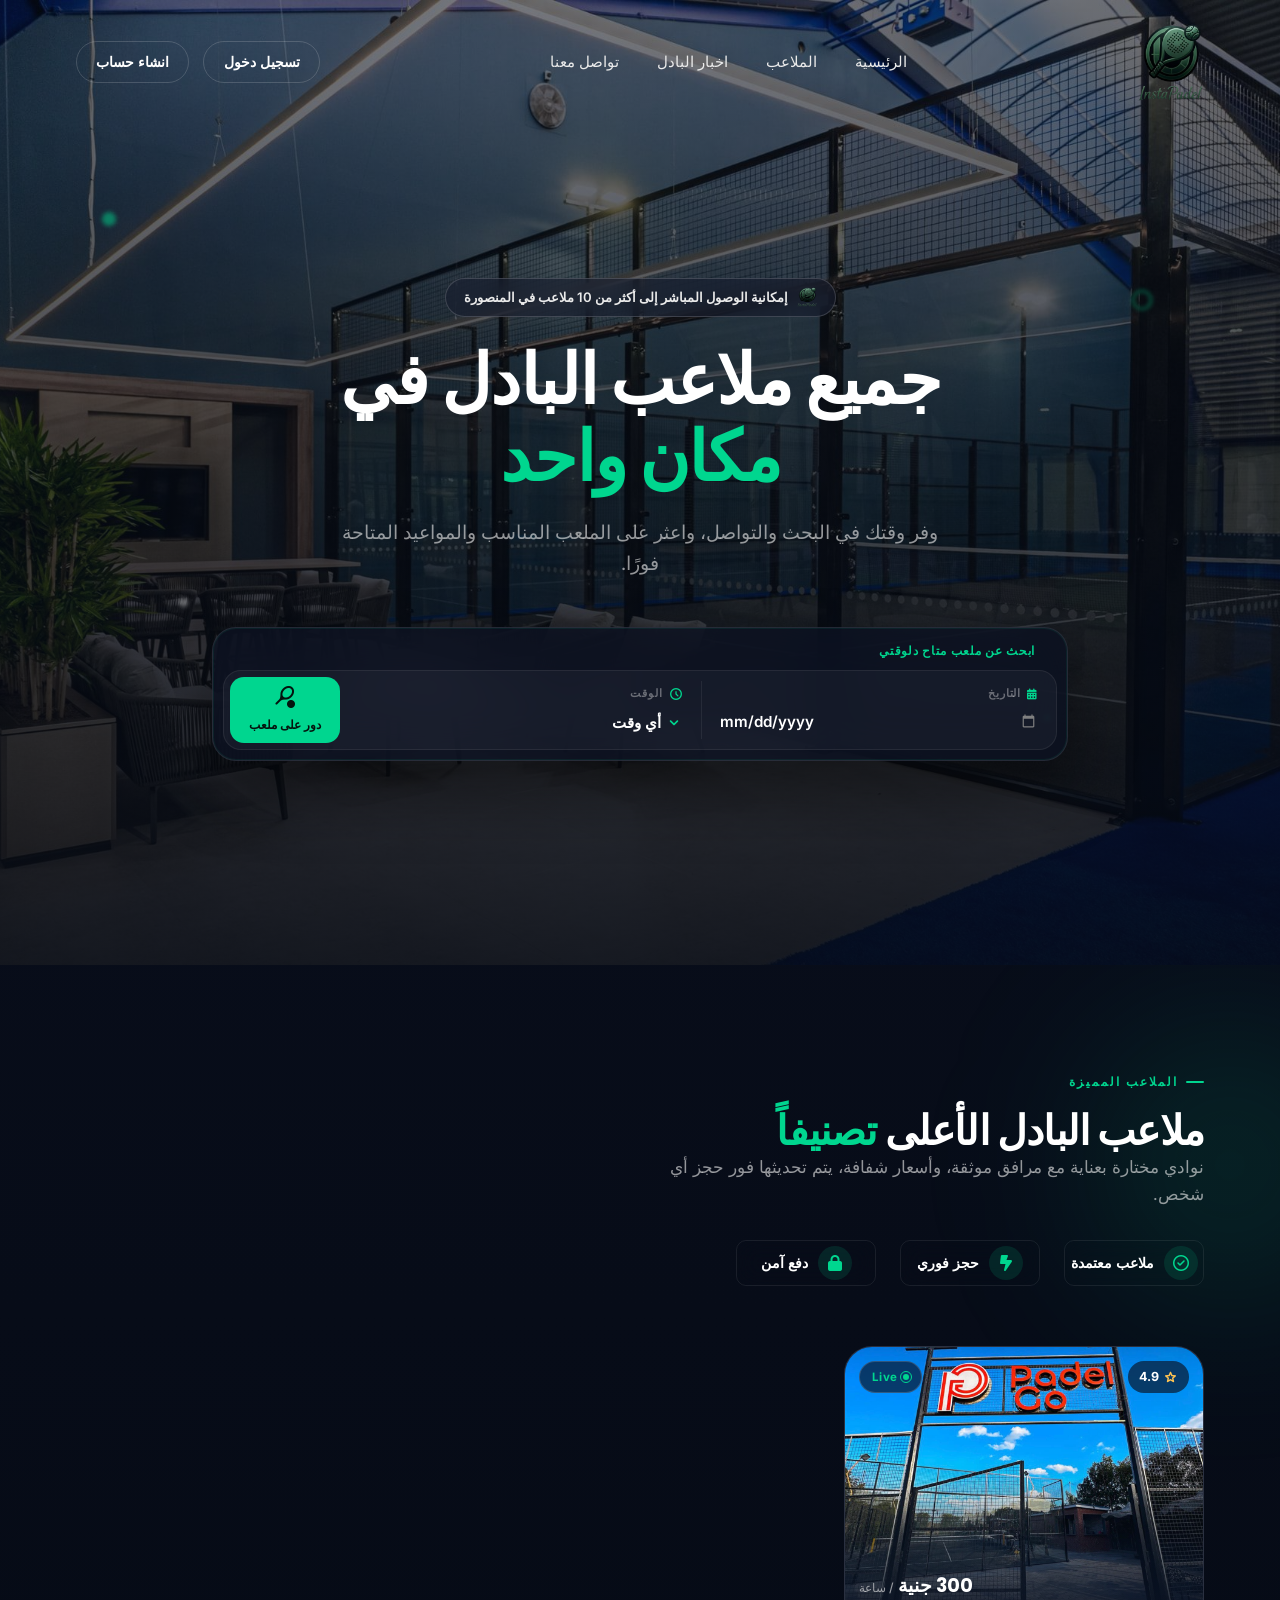
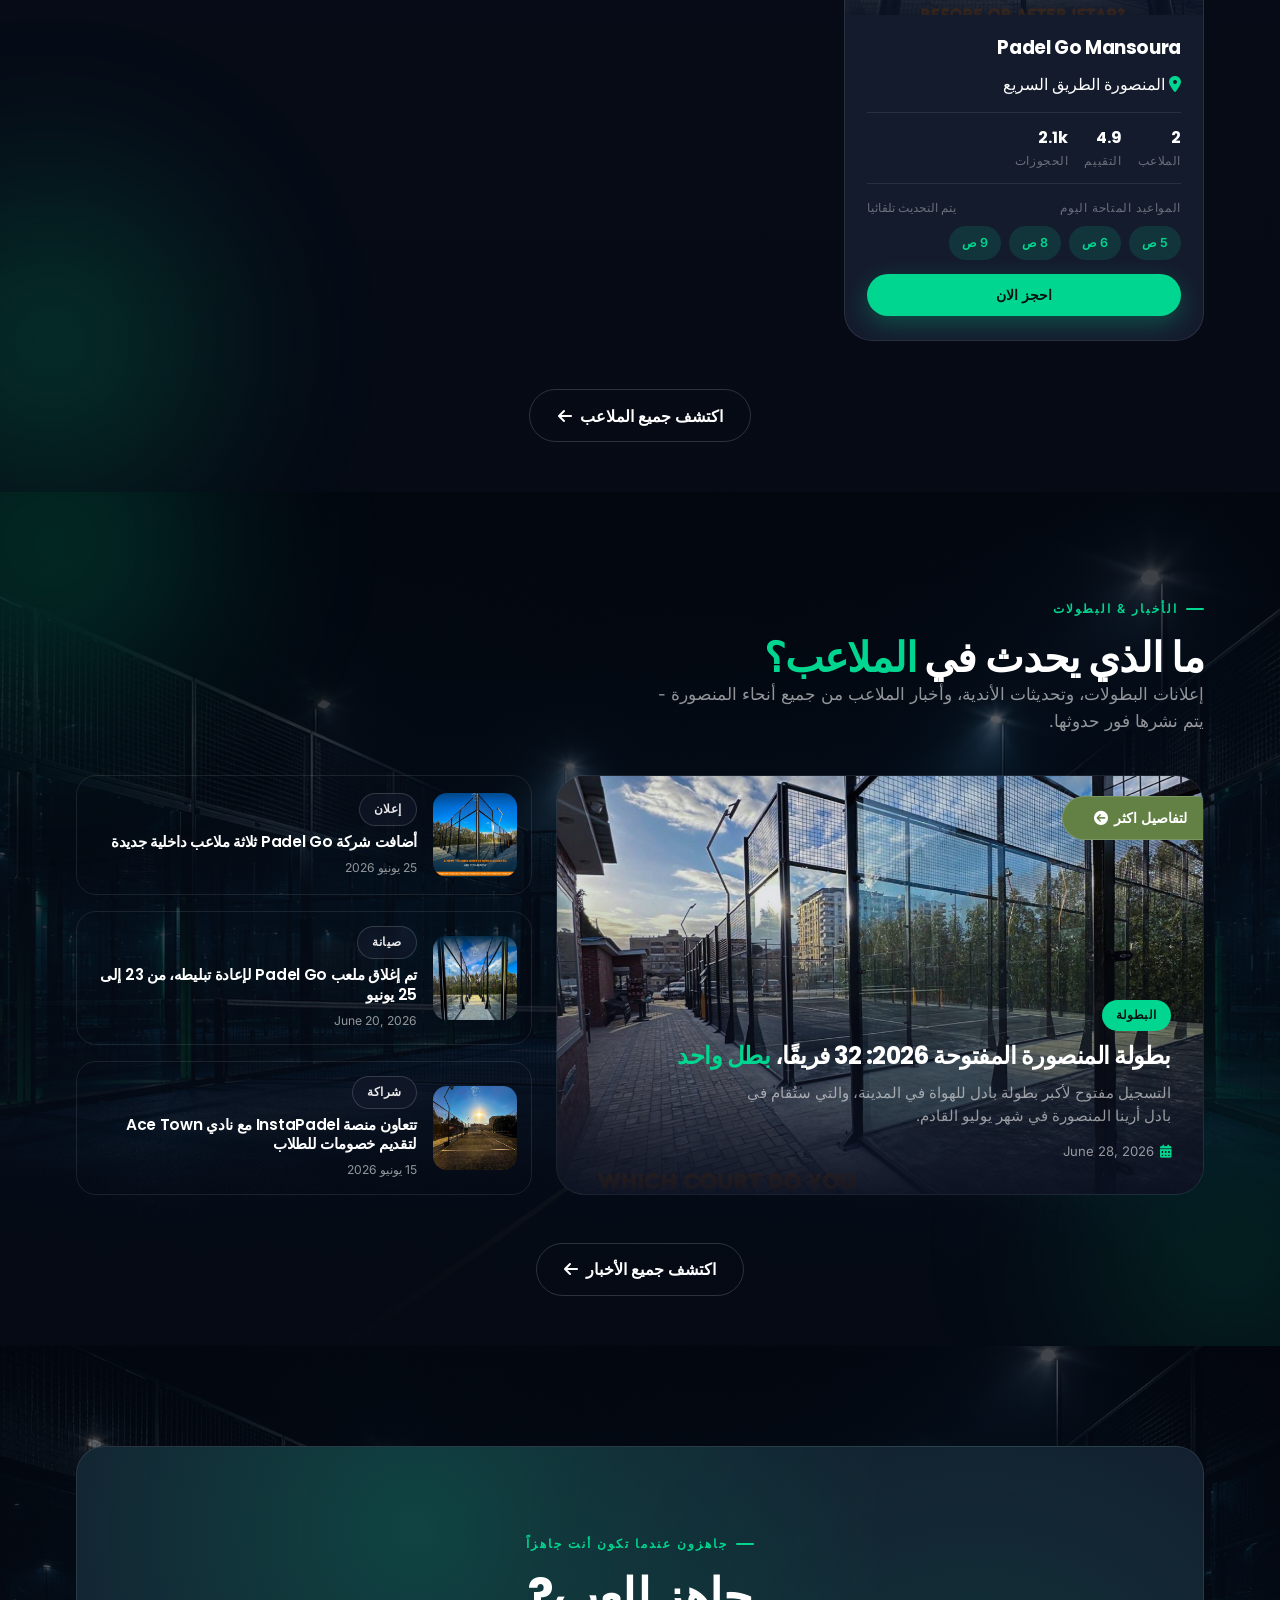
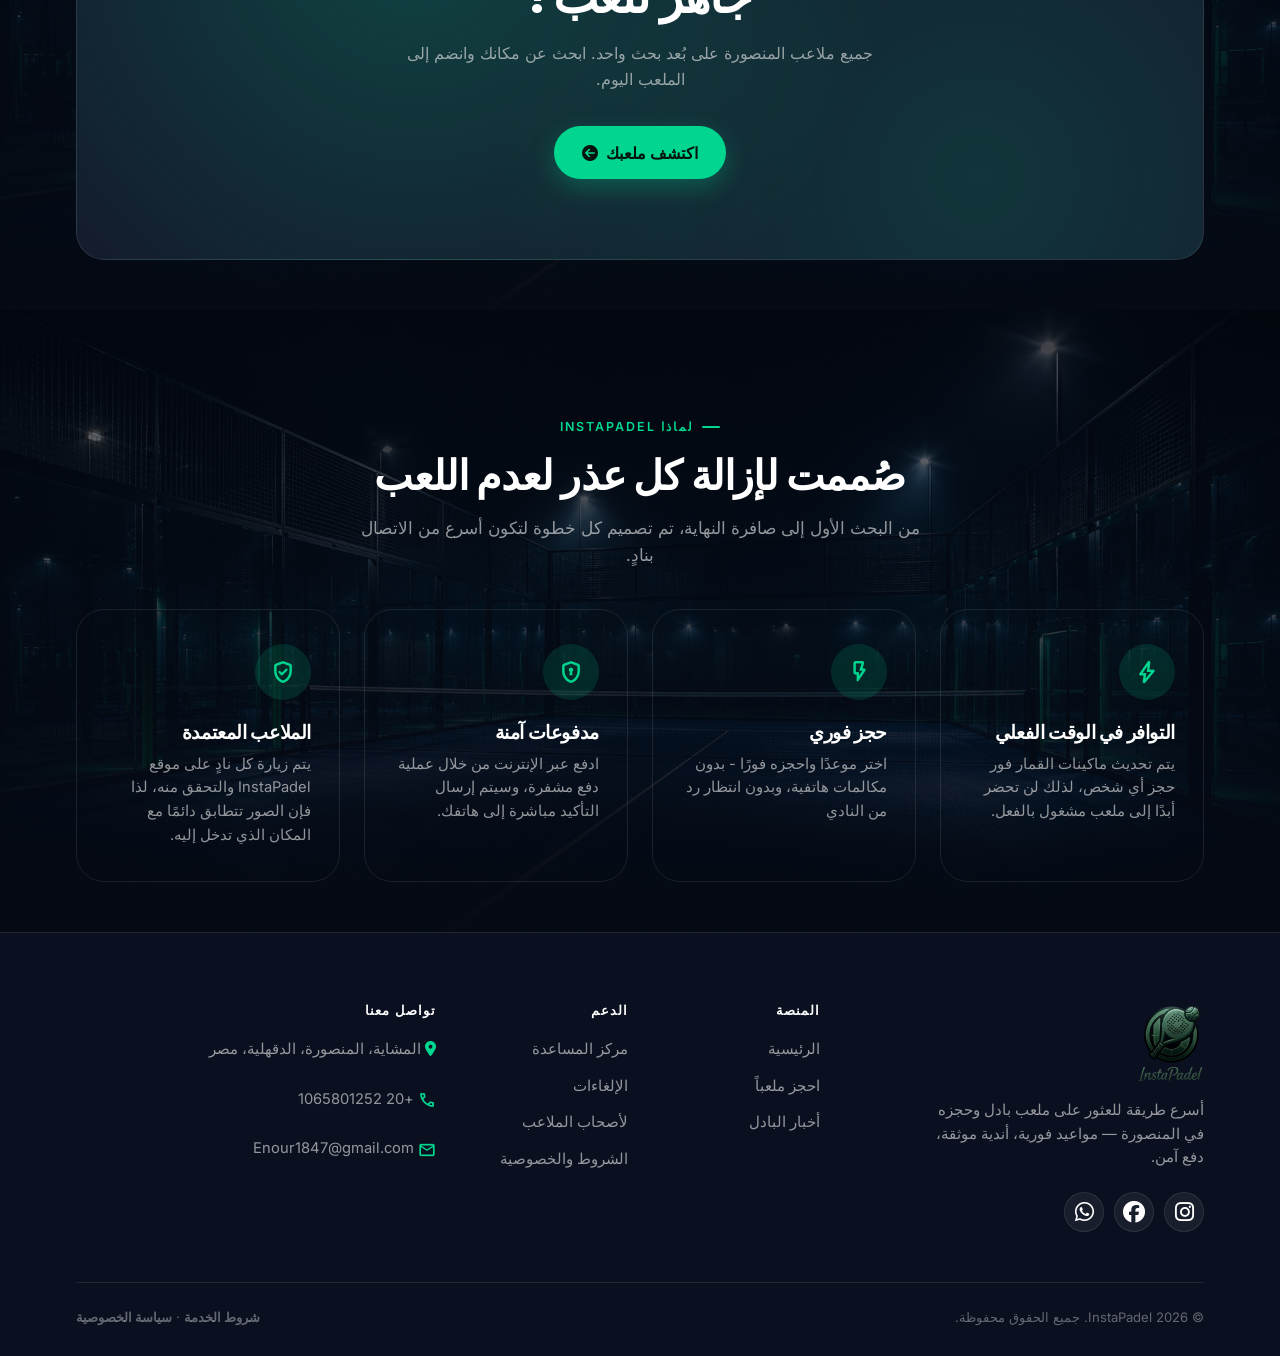
<file: index.html>
<!doctype html>
<html lang="en">

<head>
  <meta charset="UTF-8" />
  <meta name="viewport" content="width=device-width, initial-scale=1.0" />
  <title>InstaPadel — Book Padel Courts in Mansoura</title>
  <meta name="description"
    content="InstaPadel gathers every padel court in Mansoura into one place. Compare prices, check real-time availability, and book your court in under a minute." />
  <link rel="icon" type="image/png" href="./assets/imgs/logo.png">

  <!-- Fonts -->
  <link rel="preconnect" href="https://fonts.googleapis.com" />
  <link rel="preconnect" href="https://fonts.gstatic.com" crossorigin />
  <link
    href="https://fonts.googleapis.com/css2?family=Poppins:wght@500;600;700;800&family=Inter:wght@400;500;600;700&display=swap"
    rel="stylesheet" />
  <link rel="stylesheet"
    href="https://fonts.googleapis.com/css2?family=Material+Symbols+Rounded:opsz,wght,FILL,GRAD@20..48,100..700,0..1,-50..200" />

  <!-- FontAwesome -->
  <link rel="stylesheet" href="https://cdnjs.cloudflare.com/ajax/libs/font-awesome/6.7.2/css/all.min.css">
  <!-- Bootstrap -->
  <link href="https://cdn.jsdelivr.net/npm/bootstrap@5.3.3/dist/css/bootstrap.min.css" rel="stylesheet" />

  <!-- AOS -->
  <link href="https://cdn.jsdelivr.net/npm/aos@2.3.1/dist/aos.css" rel="stylesheet" />

  <!-- App styles -->
  <link rel="stylesheet" href="./css/login.css">
  <link rel="stylesheet" href="./css/style.css" />
</head>

<body>
  <!-- ===================== Navbar ===================== -->
  <header class="navbar-ph">
    <div class="container d-flex align-items-center justify-content-between">
      
      
      <a href="./" class="brand"><img src="./assets/imgs/logo.png" alt=""></a>
      
      <nav class="nav-links" id="navLinks">
        <a href="./" class="brand logo-mobil"><img src="./assets/imgs/logo.png" alt=""></a>
        <a href="./">الرئيسية</a>
        <a href="#courts">الملاعب</a>
        <a href="#news">اخبار البادل</a>
        <a href="#contact">تواصل معنا</a>
        <div class="d-flex d-lg-none gap-3 mt-3">
          <a href="./login.html" class="btn btn-ghost btn-sm">تسجيل دخول</a>
          <a href="./register.html" class="btn btn-accent btn-sm">انشاء حساب</a>
        </div>
      </nav>

      <div class="navbar-cta">
        <a href="./login.html" class="btn btn-ghost btn-sm">تسجيل دخول</a>
        <a href="./register.html" class="btn btn-ghost btn-sm">انشاء حساب</a>
        <button class="nav-toggle" id="navToggle" aria-label="Toggle menu">
          <span class="material-symbols-rounded">menu</span>
        </button>
      </div>
    </div>
  </header>

  <!-- ===================== Hero ===================== -->
  <section class="hero">
    <span class="hero-shape s1"></span>
    <span class="hero-shape s2"></span>
    <span class="hero-shape s3"></span>
    <span class="hero-shape s4"></span>

    <div class="container hero-content">
      <span class="hero-badge" data-aos="fade-up">
        <img src="./assets/imgs/logo.png" class="pulse-img" alt="">
        إمكانية الوصول المباشر إلى أكثر من 10 ملاعب في المنصورة
      </span>

      <h1 data-aos="fade-up" data-aos-delay="80">
         جميع ملاعب البادل في<br>
        <span class="accent-underline">مكان واحد</span>
      </h1>

      <p class="hero-sub" data-aos="fade-up" data-aos-delay="160">
        وفر وقتك في البحث والتواصل، واعثر على الملعب المناسب والمواعيد المتاحة فورًا.
      </p>





      <div class="search-card" data-aos="fade-up" data-aos-delay="240">

        <div class="search-card-label">
          <span class="pulse-dot"></span>
          ابحث عن ملعب متاح دلوقتي
        </div>

        <div class="search-grid">

          <div class="search-field">
            <label>
              <i class="fa-solid fa-calendar-days"></i>
              التاريخ
            </label>
            <input type="date" id="dateInput">
          </div>

          <div class="search-divider"></div>

          <div class="search-field">
            <label>
              <span class="material-symbols-rounded">schedule</span>
              الوقت
            </label>
            <div class="select-wrapper">
              <select id="timeSelect">
                <option value="">أي وقت</option>
                <option value="afternoon">بعد الظهر</option>
                <option value="evening">مساءً</option>
                <option value="night">ليلاً</option>
              </select>
              <span class="material-symbols-rounded select-arrow">expand_more</span>
            </div>
          </div>

          <a href="courts.html" class="search-submit" id="searchSubmit">
            <span class="submit-icon material-symbols-rounded">sports_tennis</span>
            <span class="submit-text">دور على ملعب</span>
          </a>

        </div>

      </div>




      <!-- <div class="hero-meta" data-aos="fade-up" data-aos-delay="320">
        <span class="meta-item">
          <i class="fa-regular fa-circle-check"></i>
          ملاعب معتمدة
        </span>
        <span class="meta-item">
          <i class="fa-solid fa-bolt-lightning"></i>
          حجز فوري
        </span>
        <span class="meta-item">
          <i class="fa-solid fa-lock"></i>
          دفع آمن
        </span>
      </div> -->
    </div>
  </section>

  <!-- ===================== Featured Courts ===================== -->
  <section class="courts-section section" id="courts">
    <div class="courts-overlay"></div>
    <div class="container">
      <div class="section-head">
        <div data-aos="fade-up">
          <span class="eyebrow">الملاعب المميزة</span>
          <h2 class="section-title mt-3">
            ملاعب البادل الأعلى <span class="accent-underline">تصنيفاً</span> 
          </h2>
          <p class="section-sub" data-aos="fade-up" data-aos-delay="80">
            نوادي مختارة بعناية مع مرافق موثقة، وأسعار شفافة،  يتم تحديثها فور حجز أي شخص.
          </p>
        </div>
        <div data-aos="fade-up">
          <div class="hero-meta" data-aos="fade-up" data-aos-delay="320">
        <span class="meta-item">
          <i class="fa-regular fa-circle-check"></i>
          ملاعب معتمدة
        </span>
        <span class="meta-item">
          <i class="fa-solid fa-bolt-lightning"></i>
          حجز فوري
        </span>
        <span class="meta-item">
          <i class="fa-solid fa-lock"></i>
          دفع آمن
        </span>
      </div>
        </div>
        
      </div>
      <div class="courts-grid">
            <div class="row g-4">
              <!-- Card 1 -->
              <div class="col-md-6 col-lg-4" data-aos="fade-up">
                <div class="court-card">
                  <div class="court-media">
                    <span class="court-badge-live"><span class="pulse-dot"></span> Live</span>
                    <span class="court-rating"><span class="material-symbols-rounded">star</span> 4.9</span>
                    <img data-fallback src="./assets/imgs/padelgo/Image2.jpeg" alt="Padel Arena Mansoura court" />
                    <span class="court-price-tag">300 جنية <span>/ ساعة</span></span>
                  </div>
                  <div class="court-body">
                    <h3 class="court-name">Padel Go Mansoura</h3>
                    <a href="https://www.google.com/maps/dir//padel+go%D8%8C+%D8%A7%D9%84%D9%85%D9%86%D8%B5%D9%88%D8%B1%D8%A9+(%D9%82%D8%B3%D9%85+2)%D8%8C+%D8%A7%D9%84%D9%85%D9%86%D8%B5%D9%88%D8%B1%D8%A9%D8%8C+%D9%85%D8%AD%D8%A7%D9%81%D8%B8%D8%A9+%D8%A7%D9%84%D8%AF%D9%82%D9%87%D9%84%D9%8A%D8%A9+7662001%E2%80%AD/@31.0522674,31.408128,13z/data=!4m8!4m7!1m0!1m5!1m1!1s0x14f79d007472c009:0xfd9370e4541b7d34!2m2!1d31.405746!2d31.0408811?entry=ttu&g_ep=EgoyMDI2MDYyNC4wIKXMDSoASAFQAw%3D%3D"
                            class="court-loc-inline">
                            <i class="fa-solid fa-location-dot"></i>
                            المنصورة الطريق السريع
                      </a>                    <div class="court-stats">
                      <div class="stat"><b>2</b><span>الملاعب</span></div>
                      <div class="stat"><b>4.9</b><span>التقييم</span></div>
                      <div class="stat"><b>2.1k</b><span>الحجوزات</span></div>
                    </div>
                    <div>
                      <div class="d-flex justify-content-between align-items-center mb-2">
                        <span style="
                              font-size: 0.78rem;
                              color: var(--text-faint);
                              text-transform: uppercase;
                              letter-spacing: 0.05em;
                            "> المواعيد المتاحة اليوم</span>
                        <span style="font-size: 0.72rem; color: var(--text-faint)" data-live-updated data-seconds="2">يتم التحديث تلقائيا</span>
                      </div>
                      <div class="slot-row">
                        <span class="slot-chip" data-time="5 PM">5 ص</span>
                        <span class="slot-chip" data-time="6 PM">6 ص</span>
                        <span class="slot-chip" data-time="8 PM">8 ص</span>
                        <span class="slot-chip" data-time="9 PM">9 ص</span>
                      </div>
                    </div>
                    <div class="court-foot">
                      <a href="./booking.html" class="btn btn-accent btn-sm btn-block"> احجز الان</a>
                    </div>
                  </div>
                </div>
              </div>
            </div>

            <div class="text-center mt-5" data-aos="fade-up">
              <a href="./courts.html" class="btn btn-ghost">  اكتشف جميع الملاعب
                <i class="fa-solid fa-arrow-left"></i></a>
            </div>
      </div>
    </div>
  </section>

  <!-- ===================== News & Tournaments ===================== -->
  <section class="news-section section" id="news">
    <div class="courts-overlay"></div>
    <div class="container">
      <div class="section-head" data-aos="fade-up">
        <div>
          <span class="eyebrow">الأخبار &amp; البطولات</span>
          <h2 class="section-title mt-3">ما الذي يحدث في <span class="accent-underline">الملاعب؟</span></h2>
        </div>
        <p class="section-sub">
          إعلانات البطولات، وتحديثات الأندية، وأخبار الملاعب من جميع أنحاء المنصورة - يتم نشرها فور حدوثها.
        </p>
      </div>

      <div class="row g-4 mt-3">
        <!-- Featured story -->
        <div class="col-lg-7" data-aos="fade-up">
          <div class="news-featured">
            <a href="./news-details.html" class="more-details">
              لتفاصيل اكثر
              <i class="fa-solid fa-circle-arrow-left"></i>
            </a>
            <img data-fallback src="./assets/imgs/padelgo/Image4.jpeg" alt="Mansoura Open 2026 tournament announcement" />
            <div class="news-featured-content">
              <span class="news-tag news-tag-tournament">البطولة</span>
              <h3>بطولة المنصورة المفتوحة 2026: 32 فريقًا، <span class="accent-underline">بطل واحد</span></h3>
              <p>
                التسجيل مفتوح لأكبر بطولة بادل للهواة في المدينة، والتي ستُقام في بادل أرينا المنصورة في شهر يوليو القادم.
              </p>
              <span class="news-date"><i class="fa-solid fa-calendar-days"></i>
                June 28, 2026</span>
            </div>
          </div>
        </div>

        <!-- News list -->
        <div class="col-lg-5 d-flex flex-column gap-3">
          <a href="./news-details.html" class="news-item" data-aos="fade-up" data-aos-delay="80">
            <img data-fallback src="./assets/imgs/padelgo/Image5.jpeg " alt="Velocity Padel new courts" />
            <div class="news-item-content">
              <span class="news-tag news-tag-announcement">إعلان</span>
              <h4>أضافت شركة Padel Go ثلاثة ملاعب داخلية جديدة</h4>
              <span class="news-date">25 يونيو 2026</span>
            </div>
          </a>

          <a href="./news-details.html" class="news-item" data-aos="fade-up" data-aos-delay="140">
            <img data-fallback src="./assets/imgs/padelgo/Image6.jpeg" alt="Smash Point resurfacing" />
            <div class="news-item-content">
              <span class="news-tag news-tag-maintenance">صيانة</span>
              <h4>تم إغلاق ملعب  Padel Go لإعادة تبليطه، من 23 إلى 25 يونيو</h4>
              <span class="news-date">June 20, 2026</span>
            </div>
          </a>

          <a href="./news-details.html" class="news-item" data-aos="fade-up" data-aos-delay="200">
            <img data-fallback src="./assets/imgs/padelgo/Image8.jpeg" alt="Ace Club student discount partnership" />
            <div class="news-item-content">
              <span class="news-tag news-tag-partnership">شراكة</span>
              <h4>تتعاون منصة InstaPadel مع نادي Ace Town لتقديم خصومات للطلاب</h4>
              <span class="news-date">15 يونيو 2026</span>
            </div>
          </a>
        </div>
      </div>

      <div class="text-center mt-5" data-aos="fade-up">
        <a href="./news.html" class="btn btn-ghost">اكتشف جميع الأخبار
          <i class="fa-solid fa-arrow-left"></i></a>
      </div>
    </div>
  </section>

  <!-- ===================== CTA ===================== -->
  <section class="news-section section">
    <div class="container">
      <div class="cta-band" data-aos="zoom-in">
        <span class="eyebrow justify-content-center">جاهزون عندما تكون أنت جاهزاً</span>
        <h2 class="mt-3">جاهز للعب?</h2>
        <p>
          جميع ملاعب المنصورة على بُعد بحث واحد. ابحث عن مكانك وانضم إلى الملعب اليوم.
        </p>
        <a href="#courts" class="btn btn-accent">اكتشف ملعبك
          <i class="fa-solid fa-circle-arrow-left"></i></a>
      </div>
    </div>
  </section>

  <!-- ===================== Why Choose InstaPadel ===================== -->
  <section class="news-section section" id="how-it-works">
    <div class="container">
      <div class="text-center mx-auto" style="max-width: 620px" data-aos="fade-up">
        <span class="eyebrow justify-content-center">لماذا InstaPadel</span>
        <h2 class="section-title mt-3">
          صُممت لإزالة كل عذر لعدم اللعب
        </h2>
        <p class="section-sub mx-auto mt-3">
          من البحث الأول إلى صافرة النهاية، تم تصميم كل خطوة لتكون أسرع من الاتصال بنادٍ.
        </p>
      </div>

      <div class="row g-4 mt-3">
        <div class="col-sm-6 col-lg-3" data-aos="fade-up">
          <div class="feature-card">
            <span class="icon-circle"><span class="material-symbols-rounded">bolt</span></span>
            <h3>التوافر في الوقت الفعلي</h3>
            <p>
              يتم تحديث ماكينات القمار فور حجز أي شخص، لذلك لن تحضر أبدًا إلى ملعب مشغول بالفعل.
            </p>
          </div>
        </div>
        <div class="col-sm-6 col-lg-3" data-aos="fade-up" data-aos-delay="80">
          <div class="feature-card">
            <span class="icon-circle"><span class="material-symbols-rounded">flash_on</span></span>
            <h3>حجز فوري</h3>
            <p>
              اختر موعدًا واحجزه فورًا - بدون مكالمات هاتفية، وبدون انتظار رد من النادي
            </p>
          </div>
        </div>
        <div class="col-sm-6 col-lg-3" data-aos="fade-up" data-aos-delay="160">
          <div class="feature-card">
            <span class="icon-circle"><span class="material-symbols-rounded">encrypted</span></span>
            <h3>مدفوعات آمنة</h3>
            <p>
              ادفع عبر الإنترنت من خلال عملية دفع مشفرة، وسيتم إرسال التأكيد مباشرة إلى هاتفك.
            </p>
          </div>
        </div>
        <div class="col-sm-6 col-lg-3" data-aos="fade-up" data-aos-delay="240">
          <div class="feature-card">
            <span class="icon-circle"><span class="material-symbols-rounded">verified_user</span></span>
            <h3>الملاعب المعتمدة</h3>
            <p>
              يتم زيارة كل نادٍ على موقع InstaPadel والتحقق منه، لذا فإن الصور تتطابق دائمًا مع المكان الذي تدخل إليه.
            </p>
          </div>
        </div>
      </div>
    </div>
  </section>

  <!-- ===================== Footer ===================== -->
  <footer class="footer" id="contact">
    <div class="container">
      <div class="row g-4">
        <div class="col-lg-4 footer-brand" id="about">
          <a href="./" class="brand">
            <img src="./assets/imgs/logo.png" alt="">
          </a>
          <p>
            أسرع طريقة للعثور على ملعب بادل وحجزه في المنصورة —
            مواعيد فورية، أندية موثقة، دفع آمن.
          </p>
          <div class="social-row">
            <a href="https://instagram.com/NourElshahawy" target="_blank" aria-label="Instagram">
              <i class="fa-brands fa-instagram"></i>
            </a>

            <a href="https://facebook.com/NourElshahawy" target="_blank" aria-label="Facebook">
              <i class="fa-brands fa-facebook"></i>
            </a>

            <a href="https://wa.me/201065801252" target="_blank" aria-label="WhatsApp">
              <i class="fa-brands fa-whatsapp"></i>
            </a>
          </div>
        </div>

        <div class="col-6 col-lg-2 footer-col">
          <h4>المنصة</h4>
          <a href="./">الرئيسية</a>
          <a href="#courts">احجز ملعباً</a>
          <a href="#news">أخبار البادل</a>
        </div>

        <div class="col-6 col-lg-2 footer-col">
          <h4>الدعم</h4>
          <a href="#">مركز المساعدة</a>
          <a href="#">الإلغاءات</a>
          <a href="#" data-bs-toggle="modal" data-bs-target="#ownerModal">لأصحاب الملاعب</a>
          <a href="#">الشروط والخصوصية</a>
        </div>

        <div class="col-lg-4 footer-col">
          <h4>تواصل معنا</h4>
          <ul class="footer-contact">
            <li>
              <a href="https://maps.google.com/?q=El+Mashaya+Mansoura+Dakahlia+Egypt" target="_blank">
                <i class="fa-solid fa-location-dot"></i>
                المشاية، المنصورة، الدقهلية، مصر
              </a>
            </li>

            <li>
              <a href="tel:+201065801252">
                <span class="material-symbols-rounded">call</span>
                +20 1065801252
              </a>
            </li>

            <li>
              <a href="mailto:Enour1847@gmail.com">
                <span class="material-symbols-rounded">mail</span>
                Enour1847@gmail.com
              </a>
            </li>
          </ul>
        </div>
      </div>

      <div class="footer-bottom">
        <span>© 2026 InstaPadel. جميع الحقوق محفوظة.</span>
        <span><a href="./legal.html#terms" class="auth-link">شروط الخدمة</a> ·
          <a href="legal.html#privacy" class="auth-link">سياسة الخصوصية</a>
      </div>
    </div>
  </footer>


  <!-- ===================== Court Owner Modal ===================== -->
  <div class="modal fade" id="ownerModal" tabindex="-1" aria-hidden="true">
    <div class="modal-dialog modal-dialog-centered">
      <div class="modal-content owner-modal-content">
        <button type="button" class="btn-close-ph" data-bs-dismiss="modal" aria-label="إغلاق">
          <span class="material-symbols-rounded">close</span>
        </button>

        <div class="owner-modal-body">
          <span class="icon-circle owner-modal-icon"><span class="material-symbols-rounded">storefront</span></span>
          <span class="eyebrow">لأصحاب الملاعب</span>
          <h3 class="mt-2">املأ ساعاتك الفارغة. أدرج ملعبك على InstaPadel.</h3>
          <p class="owner-modal-sub">آلاف اللاعبين في المنصورة يبحثون عن ملعب الآن — اترك تفاصيلك وسيتصل بك فريقنا خلال 24 ساعة لإدراجك.</p>

          <form class="owner-form" id="ownerForm">
            <div class="field-group">
              <label for="ownerName">اسمك</label>
              <div class="field-input-wrap">
                <span class="material-symbols-rounded field-icon">person</span>
                <input class="field-input" type="text" id="ownerName" placeholder="الاسم الكامل" required>
              </div>
            </div>
            <div class="field-group">
              <label for="ownerPhone">رقم الهاتف</label>
              <div class="field-input-wrap">
                <span class="material-symbols-rounded field-icon">call</span>
                <input class="field-input" type="tel" id="ownerPhone" placeholder="01xx xxx xxxx" required>
              </div>
            </div>
            <div class="field-group">
              <label for="ownerEmail">البريد الإلكتروني</label>
              <div class="field-input-wrap">
                <span class="material-symbols-rounded field-icon">mail</span>
                <input class="field-input" type="email" id="ownerEmail" placeholder="بريدك@مثال.كوم" required>
              </div>
            </div>

            <button type="submit" class="btn btn-accent btn-block">اطلب معاودة الاتصال</button>
          </form>

          <p class="owner-modal-note"><span class="material-symbols-rounded">schedule</span> نرد عادةً في غضون 24 ساعة.</p>
        </div>
      </div>
    </div>
  </div>

  <!-- Scripts -->
  <script src="https://cdn.jsdelivr.net/npm/bootstrap@5.3.3/dist/js/bootstrap.bundle.min.js"></script>
  <script src="https://cdn.jsdelivr.net/npm/aos@2.3.1/dist/aos.js"></script>
  <script src="./js/main.js"></script>
</body>

</html>
</file>
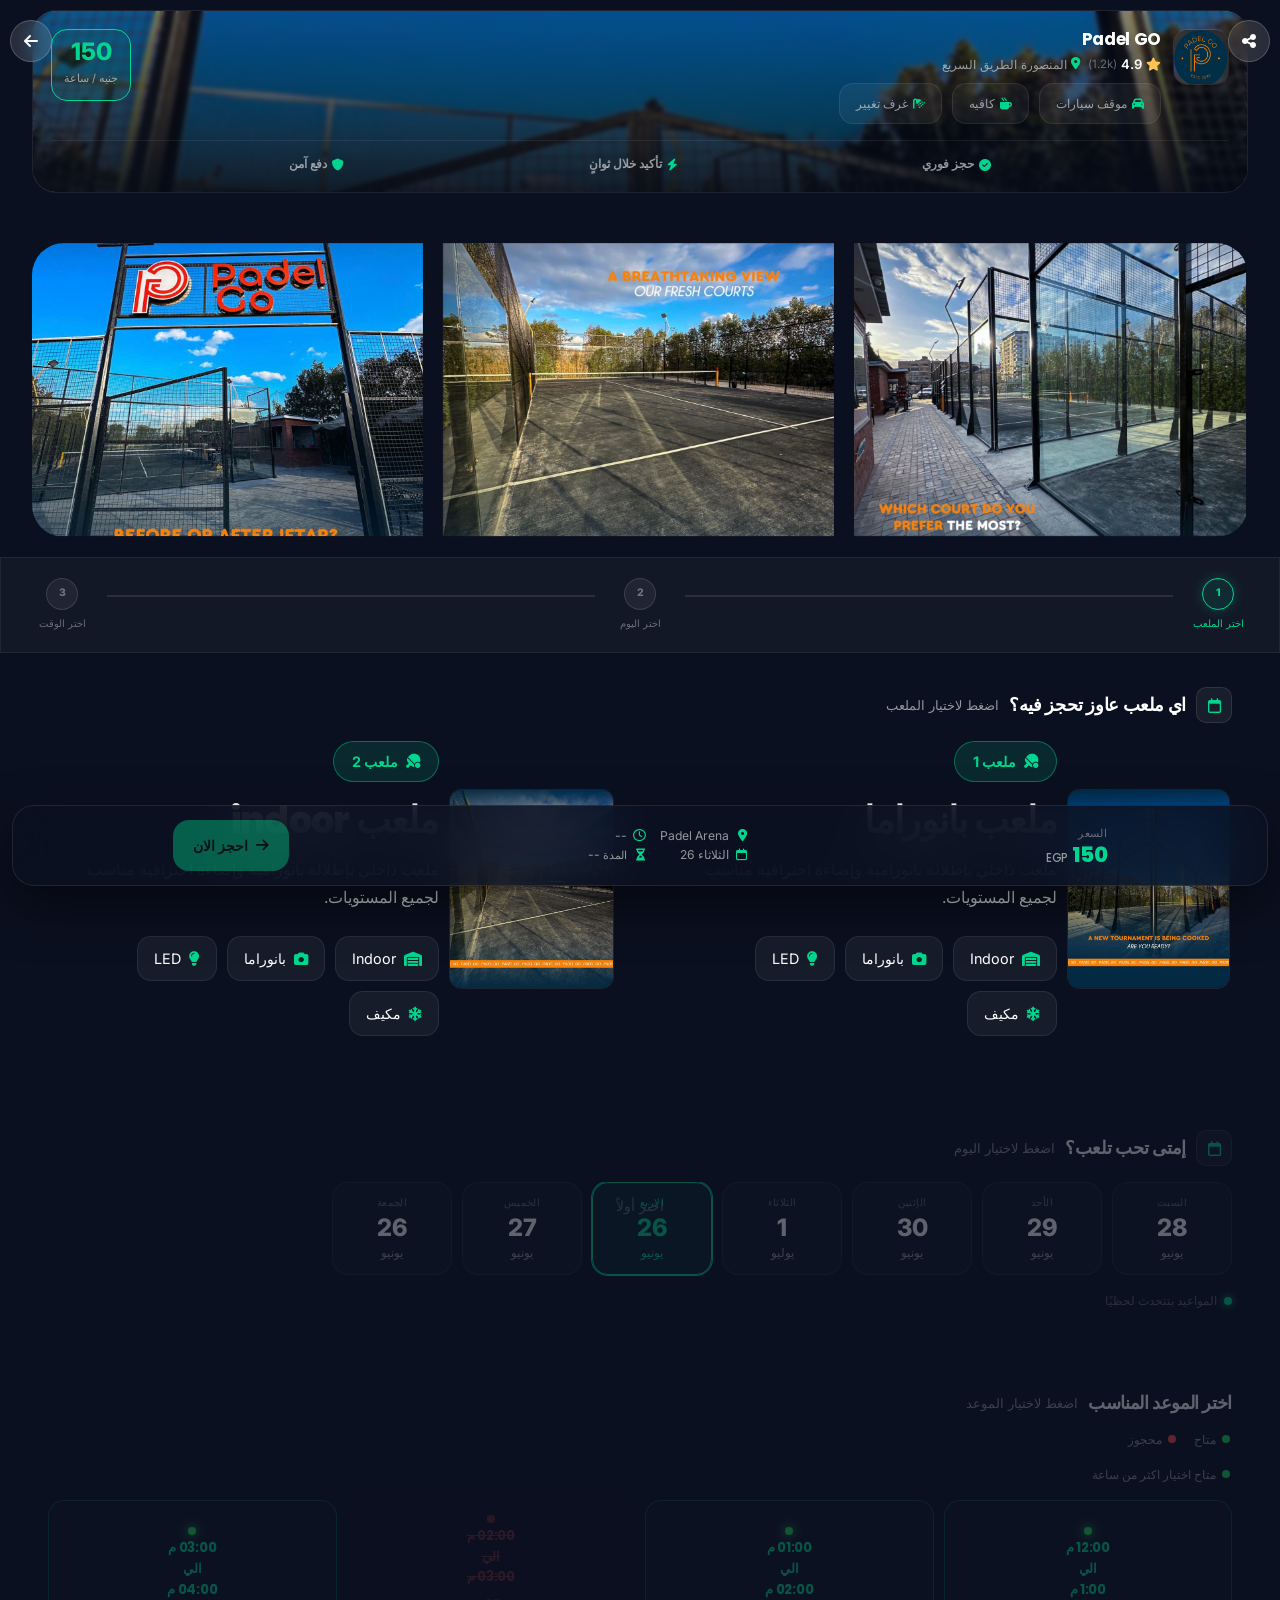
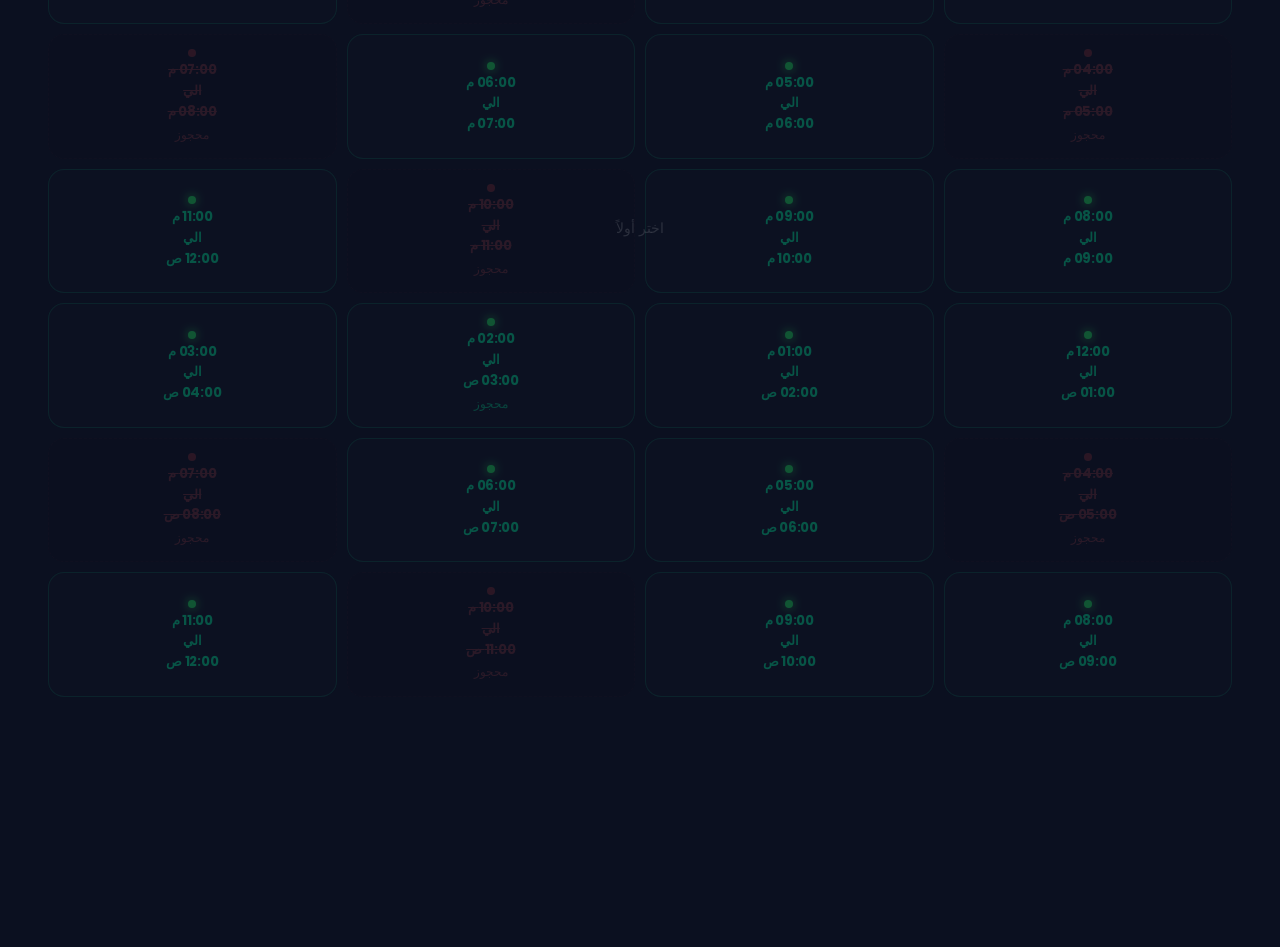
<file: booking.html>
<!doctype html>
<html lang="en">

<head>
    <meta charset="UTF-8" />
    <meta name="viewport" content="width=device-width, initial-scale=1.0" />
    <title>Padel Arena Mansoura — InstaPadel</title>
    <link rel="icon" type="image/png" href="./assets/imgs/logo.png" />
    <link href="https://cdn.jsdelivr.net/npm/bootstrap@5.3.7/dist/css/bootstrap.min.css" rel="stylesheet"
        integrity="sha384-LN+7fdVzj6u52u30Kp6M/trliBMCMKTyK833zpbD+pXdCLuTusPj697FH4R/5mcr" crossorigin="anonymous">
    <link rel="preconnect" href="https://fonts.googleapis.com" />
    <link rel="preconnect" href="https://fonts.gstatic.com" crossorigin />
    <link
        href="https://fonts.googleapis.com/css2?family=Poppins:wght@500;600;700;800&family=Inter:wght@400;500;600;700&display=swap"
        rel="stylesheet" />
    <link rel="stylesheet"
        href="https://fonts.googleapis.com/css2?family=Material+Symbols+Rounded:opsz,wght,FILL,GRAD@20..48,100..700,0..1,-50..200" />
    <link rel="stylesheet" href="https://cdnjs.cloudflare.com/ajax/libs/font-awesome/6.7.2/css/all.min.css" />

    <link rel="stylesheet" href="https://cdnjs.cloudflare.com/ajax/libs/OwlCarousel2/2.3.4/assets/owl.carousel.min.css">

    <link rel="stylesheet"
        href="https://cdnjs.cloudflare.com/ajax/libs/OwlCarousel2/2.3.4/assets/owl.theme.default.min.css">


    <link rel="stylesheet" href="./css/booking.css" />
</head>

<body>

    <div class="hero-actions">
        <a href="courts.html" class="hero-btn back-btn">
            <i class="fa-solid fa-arrow-left"></i>
        </a>
        <button class="hero-btn share-btn">
            <i class="fa-solid fa-share-nodes"></i>
        </button>
    </div>
    <main class="booking-page">


        <!-- ===== COURT CARD ===== -->
        <section class="court-card">
            <div class="card-bg">
                <img src="./assets/imgs/padelgo/Image7.jpeg" alt="النادي">
            </div>
            <div class="card-overlay"></div>
            <div class="court-header">
                <div class="court-logo">
                    <img src="./assets/imgs/padelgo/Image1.jpeg" alt="">
                </div>
                <div class="court-content">
                    <h1> Padel GO</h1>
                    <div class="court-meta-row">
                        <span class="court-rating-inline">
                            <i class="fa-solid fa-star"></i> 4.9
                            <small>(1.2k)</small>
                        </span>
                        <a href="https://www.google.com/maps/dir//padel+go%D8%8C+%D8%A7%D9%84%D9%85%D9%86%D8%B5%D9%88%D8%B1%D8%A9+(%D9%82%D8%B3%D9%85+2)%D8%8C+%D8%A7%D9%84%D9%85%D9%86%D8%B5%D9%88%D8%B1%D8%A9%D8%8C+%D9%85%D8%AD%D8%A7%D9%81%D8%B8%D8%A9+%D8%A7%D9%84%D8%AF%D9%82%D9%87%D9%84%D9%8A%D8%A9+7662001%E2%80%AD/@31.0522674,31.408128,13z/data=!4m8!4m7!1m0!1m5!1m1!1s0x14f79d007472c009:0xfd9370e4541b7d34!2m2!1d31.405746!2d31.0408811?entry=ttu&g_ep=EgoyMDI2MDYyNC4wIKXMDSoASAFQAw%3D%3D"
                            class="court-loc-inline">
                            <i class="fa-solid fa-location-dot"></i>
                            المنصورة الطريق السريع
                        </a>
                    </div>
                    <div class="court-features">
                        <span class="feature"><i class="fa-solid fa-car"></i> موقف سيارات</span>
                        <span class="feature"><i class="fa-solid fa-mug-hot"></i> كافيه</span>
                        <span class="feature"><i class="fa-solid fa-shower"></i> غرف تغيير</span>
                    </div>
                </div>
                <div class="court-price-box">
                    <strong id="displayPrice">150</strong>
                    <span>جنيه / ساعة</span>
                </div>
            </div>

            <div class="trust-row">
                <div class="trust-item"><i class="fa-solid fa-circle-check"></i> حجز فوري</div>
                <div class="trust-item"><i class="fa-solid fa-bolt"></i> تأكيد خلال ثوانٍ</div>
                <div class="trust-item"><i class="fa-solid fa-shield"></i> دفع آمن</div>
            </div>
        </section>


        <!-- ===== HERO ===== -->
        <section class="booking-hero">

            <div class="owl-carousel hero-slider">

                <div class="hero-slide">
                    <img src="./assets/imgs/padelgo/Image2.jpeg" alt="ملعب بادل">
                </div>

                <div class="hero-slide">
                    <img src="./assets/imgs/padelgo/Image3.jpeg" alt="ملعب بادل">
                </div>

                <div class="hero-slide">
                    <img src="./assets/imgs/padelgo/Image4.jpeg" alt="ملعب بادل">
                </div>

                <div class="hero-slide">
                    <img src="./assets/imgs/padelgo/Image5.jpeg" alt="ملعب بادل">
                </div>

                <div class="hero-slide">
                    <img src="./assets/imgs/padelgo/Image6.jpeg" alt="ملعب بادل">
                </div>

                <div class="hero-slide">
                    <img src="./assets/imgs/padelgo/Image7.jpeg" alt="ملعب بادل">
                </div>

            </div>
        </section>

        <!-- ===== GALLERY STRIP ===== -->
        <section class="court-gallery">
            <div class="section-title">
                <button class="cal-icon-btn"><i class="fa-regular fa-calendar"></i></button>
                <h2> اي ملعب عاوز تحجز فيه؟ </h2>
                <span>اضغط لاختيار الملعب</span>
            </div>
            <div class="imgs-slider row g-5" id="imgsSlider">
                <div class="col-md-6">
                    <div class="img-details">
                        <img src="./assets/imgs/padelgo/Image5.jpeg" alt="">
                        <div class="hero-details">
                            <span class="court-number">
                                <i class="fa-solid fa-table-tennis-paddle-ball"></i>
                                ملعب 1
                            </span>
                            <h2>ملعب بانوراما</h2>
                            <p>
                                ملعب داخلي بإطلالة بانورامية وإضاءة احترافية مناسب لجميع المستويات.
                            </p>
                            <div class="court-features">

                                <span>
                                    <i class="fa-solid fa-warehouse"></i>
                                    Indoor
                                </span>

                                <span>
                                    <i class="fa-solid fa-camera"></i>
                                    بانوراما
                                </span>

                                <span>
                                    <i class="fa-solid fa-lightbulb"></i>
                                    LED
                                </span>

                                <span>
                                    <i class="fa-solid fa-snowflake"></i>
                                    مكيف
                                </span>

                            </div>
                        </div>
                    </div>
                </div>
                <div class="col-md-6 ">
                    <div class="img-details">
                        <img src="./assets/imgs/padelgo/Image3.jpeg" alt="">
                        <div class="hero-details">
                            <span class="court-number">
                                <i class="fa-solid fa-table-tennis-paddle-ball"></i>
                                ملعب 2
                            </span>
                            <h2>ملعب indoor</h2>
                            <p>
                                ملعب داخلي بإطلالة بانورامية وإضاءة احترافية مناسب لجميع المستويات.
                            </p>
                            <div class="court-features">

                                <span>
                                    <i class="fa-solid fa-warehouse"></i>
                                    Indoor
                                </span>

                                <span>
                                    <i class="fa-solid fa-camera"></i>
                                    بانوراما
                                </span>

                                <span>
                                    <i class="fa-solid fa-lightbulb"></i>
                                    LED
                                </span>

                                <span>
                                    <i class="fa-solid fa-snowflake"></i>
                                    مكيف
                                </span>

                            </div>
                        </div>
                    </div>
                </div>
            </div>
        </section>



        <!-- ===== DAYS ===== -->
        <section class="booking-days">
            <div class="section-title">
                <button class="cal-icon-btn"><i class="fa-regular fa-calendar"></i></button>
                <h2>إمتى تحب تلعب؟</h2>
                <span>اضغط لاختيار اليوم</span>
            </div>
            <div class="days-slider" id="daysSlider">
                <button class="day-card" data-date="Sat 28 Jun">
                    <small>السبت</small><strong>28</strong><span>يونيو</span>
                </button>
                <button class="day-card" data-date="Sun 29 Jun">
                    <small>الأحد</small><strong>29</strong><span>يونيو</span>
                </button>
                <button class="day-card" data-date="Mon 30 Jun">
                    <small>الإثنين</small><strong>30</strong><span>يونيو</span>
                </button>
                <button class="day-card" data-date="Tue 1 Jul">
                    <small>الثلاثاء</small><strong>1</strong><span>يوليو</span>
                </button>
                <button class="day-card active" data-date="Thu 26 Jun">
                    <small>الاربع</small><strong>26</strong><span>يونيو</span>
                </button>
                <button class="day-card" data-date="Fri 27 Jun">
                    <small>الخميس</small><strong>27</strong><span>يونيو</span>
                </button>
                <button class="day-card" data-date="Thu 26 Jun">
                    <small>الجمعة</small><strong>26</strong><span>يونيو</span>
                </button>
            </div>
            <div class="live-indicator">
                <span class="live-dot"></span> المواعيد بتتحدث لحظيًا
            </div>
        </section>

        <!-- ===== TIME SLOTS ===== -->
        <section class="booking-slots">
            <div class="section-title">
                <h2>اختر الموعد المناسب</h2>
                <span>اضغط لاختيار الموعد</span>
            </div>


            <div class="slots-legend">
                <span><em class="leg-dot available"></em> متاح</span>
                <span><em class="leg-dot booked"></em> محجوز</span>
            </div>
            <div class="slots-legend">
                <span><em class="leg-dot available"></em>متاح اختيار اكثر من ساعة</span>
            </div>
            <div class="slots-grid" id="slotsGrid">
                <button class="slot-card available" data-start="12:00 م" data-end="01:00 م" data-price="150">
                    <span class="slot-status"></span>
                    <h3>12:00 م</h3>
                    <h3>الي</h3>
                    <h3>1:00 م</h3>
                </button>
                <button class="slot-card available" data-start="01:00 ص" data-end="02:00 م" data-price="150">
                    <span class="slot-status"></span>
                    <h3>01:00 م</h3>
                    <h3>الي</h3>
                    <h3>02:00 م</h3>
                </button>
                <button class="slot-card booked" data-start="02:00 ص" data-end="03:00 م"data-price="150">
                    <span class="slot-status"></span>
                    <h3>02:00 م</h3>
                    <h3>الي</h3>
                    <h3>03:00 م</h3>
                    <p>محجوز</p>
                </button>
                <button class="slot-card available" data-start="03:00 ص" data-end="04:00 م"data-price="150">
                    <span class="slot-status"></span>
                    <h3>03:00 م</h3>
                    <h3>الي</h3>
                    <h3>04:00 م</h3>
                </button>
                <button class="slot-card booked" disabled data-start="04:00 ص" data-end="05:00 م">
                    <span class="slot-status"></span>
                    <h3>04:00 م</h3>
                    <h3>الي</h3>
                    <h3>05:00 م</h3>
                    <p>محجوز</p>
                </button>
                <button class="slot-card available" data-start="05:00 ص" data-end="06:00 م"data-price="180">
                    <span class="slot-status"></span>
                    <h3>05:00 م</h3>
                    <h3>الي</h3>
                    <h3>06:00 م</h3>
                </button>
                <button class="slot-card available" data-start="06:00 ص" data-end="07:00 م"data-price="180">
                    <span class="slot-status"></span>
                    <h3>06:00 م</h3>
                    <h3>الي</h3>
                    <h3>07:00 م</h3>
                </button>
                <button class="slot-card booked" disabled data-start="07:00 ص" data-end="08:00 م"data-price="180">
                    <span class="slot-status"></span>
                    <h3>07:00 م</h3>
                    <h3>الي</h3>
                    <h3>08:00 م</h3>
                    <p>محجوز</p>
                </button>
                <button class="slot-card available" data-start="08:00 ص" data-end="09:00 م"data-price="180">
                    <span class="slot-status"></span>
                    <h3>08:00 م</h3>
                    <h3>الي</h3>
                    <h3>09:00 م</h3>
                </button>
                <button class="slot-card available" data-start="09:00 ص" data-end="10:00 م"data-price="180">
                    <span class="slot-status"></span>
                    <h3>09:00 م</h3>
                    <h3>الي</h3>
                    <h3>10:00 م</h3>
                </button>
                <button class="slot-card booked" disabled data-start="10:00 ص" data-end="11:00 م" data-price="180">
                    <span class="slot-status"></span>
                    <h3>10:00 م</h3>
                    <h3>الي</h3>
                    <h3>11:00 م</h3>
                    <p>محجوز</p>
                </button>
                <button class="slot-card available" data-start="11:00 ص" data-end="12:00 م" data-price="180">
                    <span class="slot-status"></span>
                    <h3>11:00 م</h3>
                    <h3>الي</h3>
                    <h3>12:00 ص</h3>
                </button>
                <button class="slot-card available" data-start="12:00 ص" data-end="01:00 م"data-price="150">
                    <span class="slot-status"></span>
                    <h3>12:00 م</h3>
                    <h3>الي</h3>
                    <h3>01:00 ص</h3>
                </button>
                <button class="slot-card available" data-start="01:00 ص" data-end="02:00 م"data-price="150">
                    <span class="slot-status"></span>
                    <h3>01:00 م</h3>
                    <h3>الي</h3>
                    <h3>02:00 ص</h3>
                </button>
                <button class="slot-card available" data-start="02:00 ص" data-end="03:00 م"data-price="150">
                    <span class="slot-status"></span>
                    <h3>02:00 م</h3>
                    <h3>الي</h3>
                    <h3>03:00 ص</h3>
                    <p>محجوز</p>
                </button>
                <button class="slot-card available" data-start="03:00 ص" data-end="04:00 م"data-price="150">
                    <span class="slot-status"></span>
                    <h3>03:00 م</h3>
                    <h3>الي</h3>
                    <h3>04:00 ص</h3>
                </button>
                <button class="slot-card booked" disabled data-start="04:00 ص" data-end="05:00 م">
                    <span class="slot-status"></span>
                    <h3>04:00 م</h3>
                    <h3>الي</h3>
                    <h3>05:00 ص</h3>
                    <p>محجوز</p>
                </button>
                <button class="slot-card available" data-start="05:00 ص" data-end="06:00 م"data-price="180">
                    <span class="slot-status"></span>
                    <h3>05:00 م</h3>
                    <h3>الي</h3>
                    <h3>06:00 ص</h3>
                </button>
                <button class="slot-card available" data-start="06:00 ص" data-end="07:00 م"data-price="180">
                    <span class="slot-status"></span>
                    <h3>06:00 م</h3>
                    <h3>الي</h3>
                    <h3>07:00 ص</h3>
                </button>
                <button class="slot-card booked" disabled data-start="07:00 ص" data-end="08:00 م"data-price="180">
                    <span class="slot-status"></span>
                    <h3>07:00 م</h3>
                    <h3>الي</h3>
                    <h3>08:00 ص</h3>
                    <p>محجوز</p>
                </button>
                <button class="slot-card available" data-start="08:00 ص" data-end="09:00 م"data-price="180">
                    <span class="slot-status"></span>
                    <h3>08:00 م</h3>
                    <h3>الي</h3>
                    <h3>09:00 ص</h3>
                </button>
                <button class="slot-card available" data-start="09:00 ص" data-end="10:00 م"data-price="180">
                    <span class="slot-status"></span>
                    <h3>09:00 م</h3>
                    <h3>الي</h3>
                    <h3>10:00 ص</h3>
                </button>
                <button class="slot-card booked" disabled data-start="10:00 ص" data-end="11:00 م" data-price="180">
                    <span class="slot-status"></span>
                    <h3>10:00 م</h3>
                    <h3>الي</h3>
                    <h3>11:00 ص</h3>
                    <p>محجوز</p>
                </button>
                <button class="slot-card available" data-start="11:00 ص" data-end="12:00 م" data-price="180">
                    <span class="slot-status"></span>
                    <h3>11:00 م</h3>
                    <h3>الي</h3>
                    <h3>12:00 ص</h3>
                </button>
            </div>


        </section>


        <div style="height:200px;"></div>

    </main>

    <!-- ===== STICKY FOOTER ===== -->
    <footer class="booking-summary" id="bookingSummary">
        <div class="summary-price">
            <small>السعر</small>
            <h2 id="summaryPrice">150 <span>EGP</span></h2>
        </div>
        <div class="summary-info">
            <div class="summary-locate">
                <span class="si-item"><i class="fa-solid fa-location-dot"></i><span>Padel Arena</span></span>
                <span class="si-item"><i class="fa-regular fa-calendar"></i><span id="summaryDate">الثلاثاء
                        26</span></span>
            </div>
            <div class="summary-time">
                <div class="si-item">
                    <i class="fa-regular fa-clock"></i>
                    <div class="si-content">
                        <span id="summaryTime">--</span>
                    </div>
                </div>
                <div class="si-item">
                    <i class="fa-solid fa-hourglass-half"></i>
                    <div class="si-content">
                        <small>المدة</small>
                        <span id="summaryDuration">--</span>
                    </div>
                </div>
            </div>
        </div>
        <a href="./booking-confirmation.html" class="book-now" id="bookNowBtn">
            <i class="fa-solid fa-arrow-right"></i>
            احجز الان
        </a>
    </footer>

    <!-- ===== CONFIRM SHEET ===== -->
    <div class="confirm-sheet" id="confirmSheet">
        <div class="sheet-content">
            <div class="sheet-handle"></div>
            <h2>تأكيد الحجز</h2>
            <div class="booking-review">
                <div class="review-item"><span>ملعب</span><strong>Padel Go Mansoura</strong></div>
                <div class="review-item"><span>رقم الملعب</span><strong id="reviewCourt">—</strong></div>
                <div class="review-item"><span>التاريخ</span><strong id="reviewDate">الثلاثاء 26 يونيو</strong></div>
                <div class="review-item"><span>الوقت</span><strong id="reviewTime">—</strong></div>
                <div class="review-item total-row"><span>المدفوع</span><strong id="reviewTotal">150 EGP</strong></div>
            </div>
            <button class="confirm-btn" id="confirmBtn">
                <i class="fa-solid fa-lock"></i> تأكيد & دفع
            </button>
            <button class="cancel-sheet-btn" id="cancelSheet">الغاء</button>
        </div>
    </div>

    <!-- ===== SUCCESS TOAST ===== -->
    <div class="booking-success" id="successToast">
        <i class="fa-solid fa-circle-check"></i>
        <span>تم تأكيد الحجز! جارٍ إعادة التوجيه…</span>
    </div>

    <script src="https://cdn.jsdelivr.net/npm/bootstrap@5.3.7/dist/js/bootstrap.bundle.min.js"
        integrity="sha384-ndDqU0Gzau9qJ1lfW4pNLlhNTkCfHzAVBReH9diLvGRem5+R9g2FzA8ZGN954O5Q"
        crossorigin="anonymous"></script>
    <script src="https://cdnjs.cloudflare.com/ajax/libs/jquery/3.7.1/jquery.min.js"></script>
    <script src="https://cdnjs.cloudflare.com/ajax/libs/OwlCarousel2/2.3.4/owl.carousel.min.js"></script>
    <script src="./js/booking-page.js"></script>
</body>

</html>
</file>
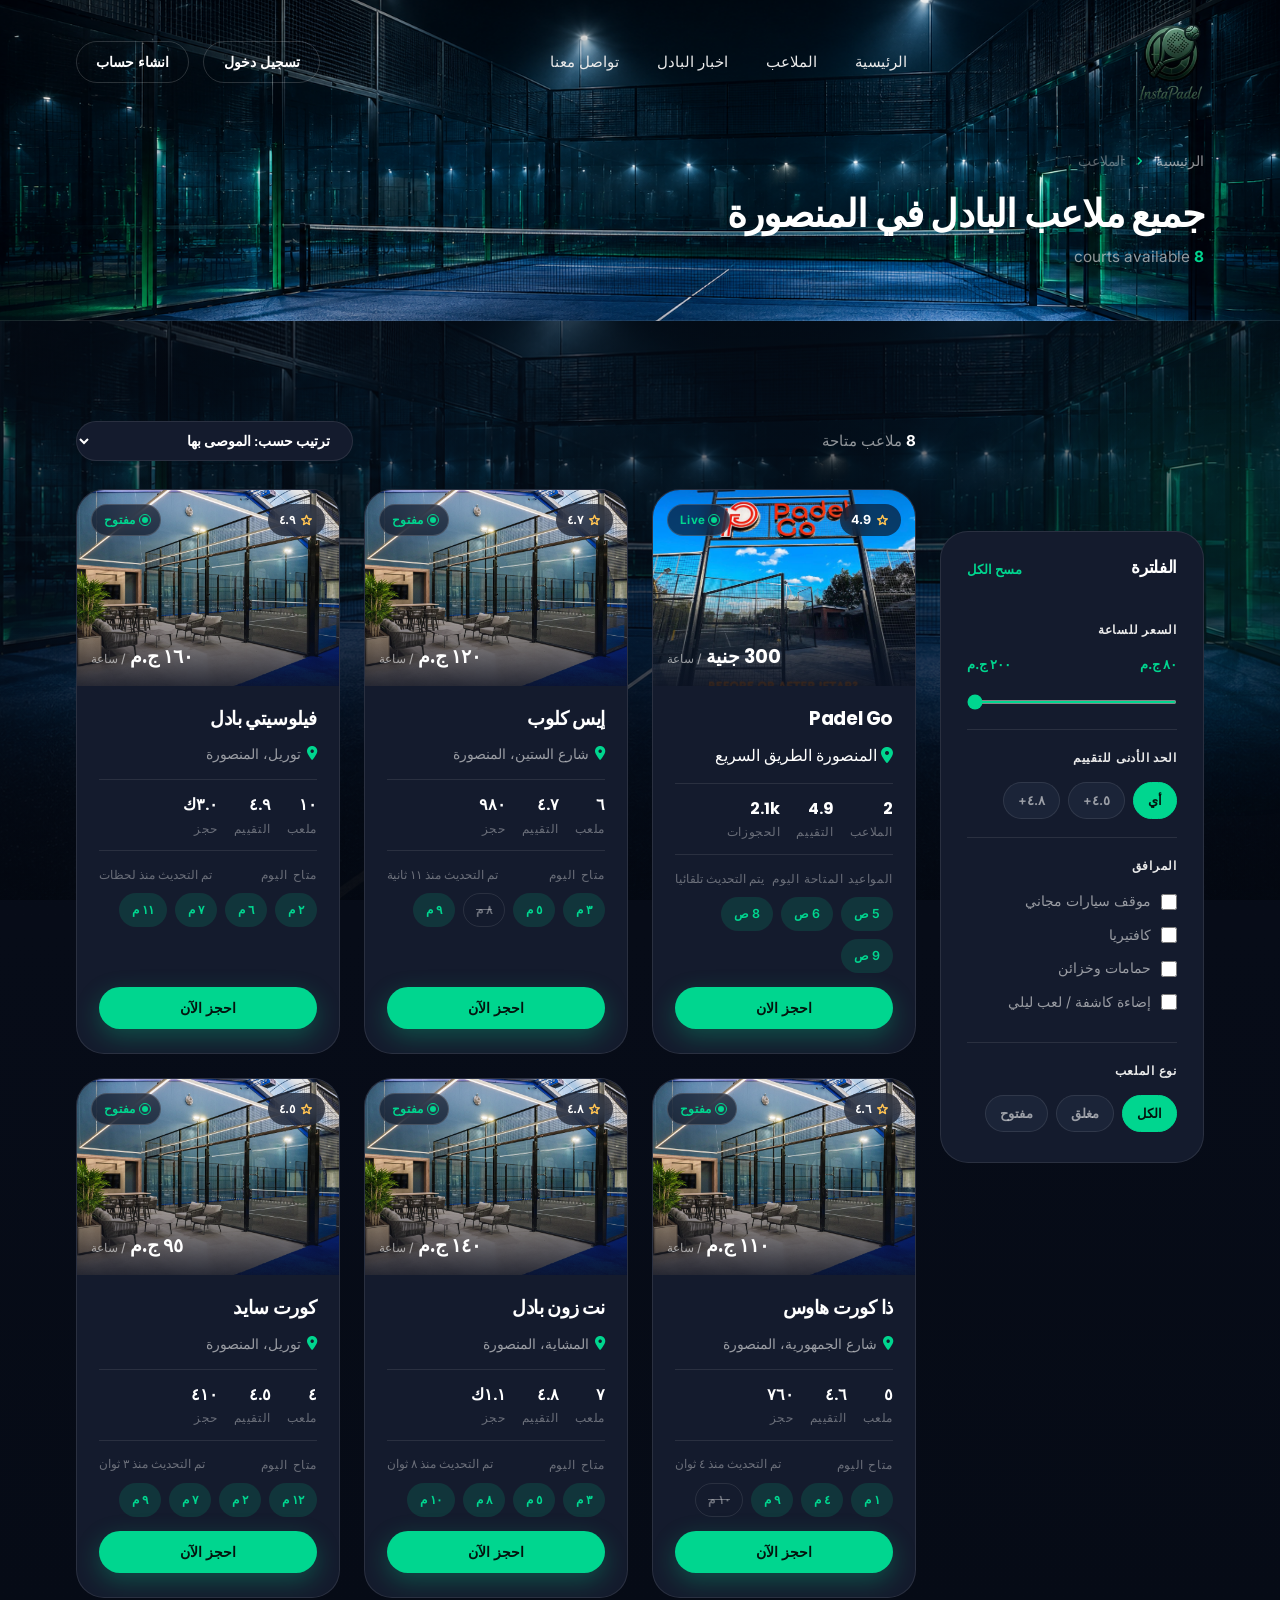
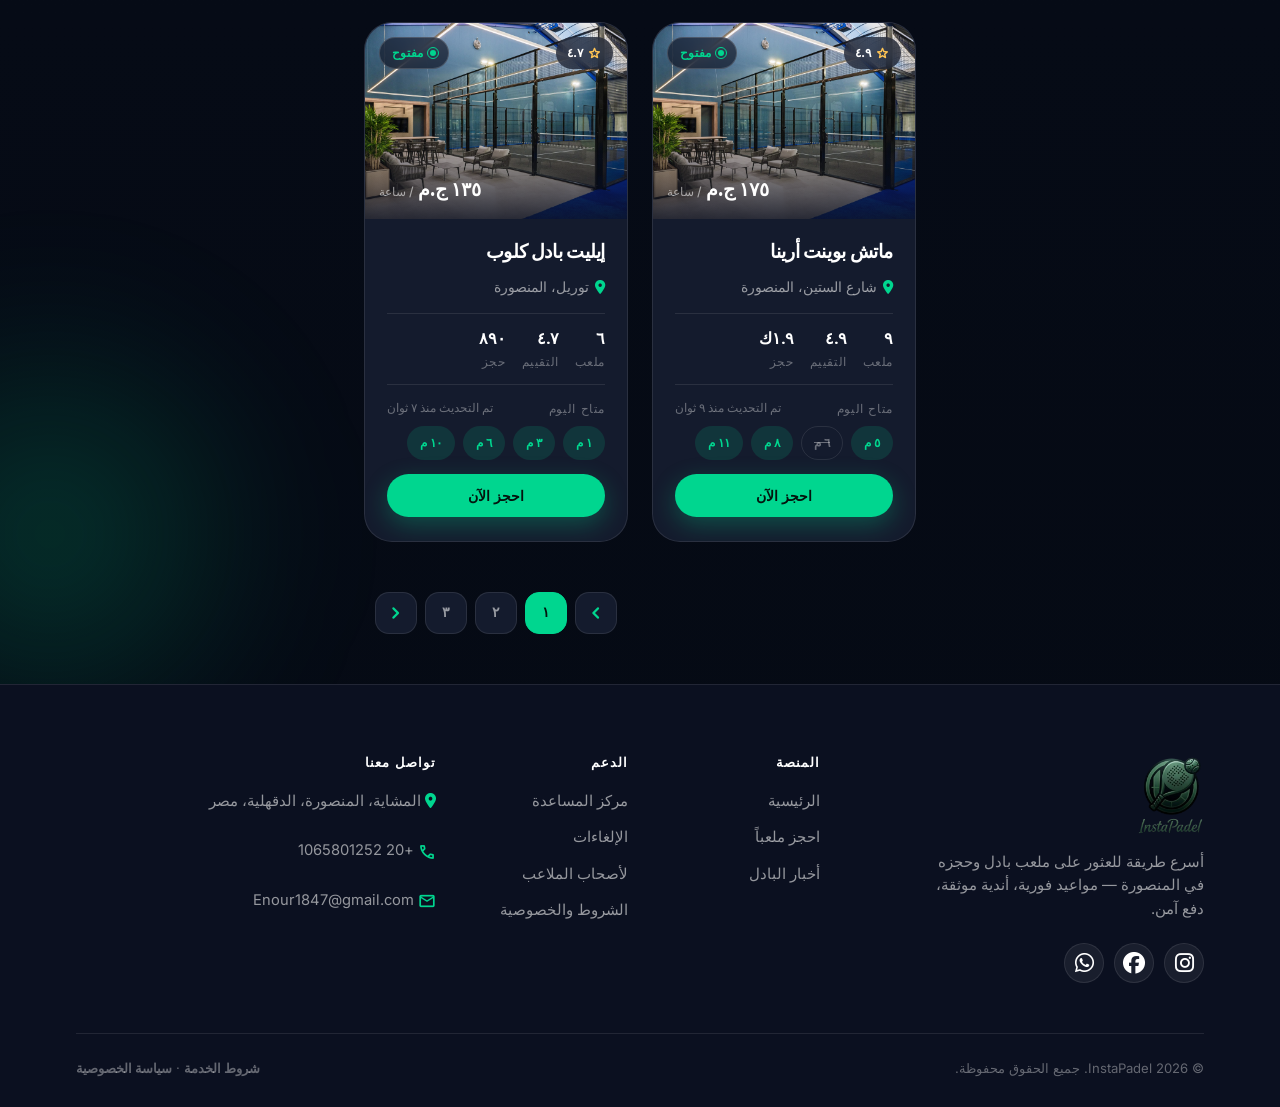
<file: courts.html>
<!doctype html>
<html lang="en">

<head>
  <meta charset="UTF-8" />
  <meta name="viewport" content="width=device-width, initial-scale=1.0" />
  <title>InstaPadel — Book Padel Courts in Mansoura</title>
  <meta name="description"
    content="InstaPadel gathers every padel court in Mansoura into one place. Compare prices, check real-time availability, and book your court in under a minute." />
  <link rel="icon" type="image/png" href="./assets/imgs/logo.png">

  <!-- Fonts -->
  <link rel="preconnect" href="https://fonts.googleapis.com" />
  <link rel="preconnect" href="https://fonts.gstatic.com" crossorigin />
  <link
    href="https://fonts.googleapis.com/css2?family=Poppins:wght@500;600;700;800&family=Inter:wght@400;500;600;700&display=swap"
    rel="stylesheet" />
  <link rel="stylesheet"
    href="https://fonts.googleapis.com/css2?family=Material+Symbols+Rounded:opsz,wght,FILL,GRAD@20..48,100..700,0..1,-50..200" />

  <!-- FontAwesome -->
  <link rel="stylesheet" href="https://cdnjs.cloudflare.com/ajax/libs/font-awesome/6.7.2/css/all.min.css">
  <!-- Bootstrap -->
  <link href="https://cdn.jsdelivr.net/npm/bootstrap@5.3.3/dist/css/bootstrap.min.css" rel="stylesheet" />

  <!-- AOS -->
  <link href="https://cdn.jsdelivr.net/npm/aos@2.3.1/dist/aos.css" rel="stylesheet" />

  <!-- App styles -->
  <link rel="stylesheet" href="./css/login.css">
  <link rel="stylesheet" href="./css/style.css" />
</head>

<body>
  <!-- ===================== Navbar ===================== -->
  <header class="navbar-ph">
    <div class="container d-flex align-items-center justify-content-between">
      
      
      <a href="./" class="brand"><img src="./assets/imgs/logo.png" alt=""></a>
      
      <nav class="nav-links" id="navLinks">
        <a href="./" class="brand logo-mobil"><img src="./assets/imgs/logo.png" alt=""></a>
        <a href="./">الرئيسية</a>
        <a href="#courts">الملاعب</a>
        <a href="#news">اخبار البادل</a>
        <a href="#contact">تواصل معنا</a>
        <div class="d-flex d-lg-none gap-3 mt-3">
          <a href="./login.html" class="btn btn-ghost btn-sm">تسجيل دخول</a>
          <a href="./register.html" class="btn btn-accent btn-sm">انشاء حساب</a>
        </div>
      </nav>

      <div class="navbar-cta">
        <a href="./login.html" class="btn btn-ghost btn-sm">تسجيل دخول</a>
        <a href="./register.html" class="btn btn-ghost btn-sm">انشاء حساب</a>
        <button class="nav-toggle" id="navToggle" aria-label="Toggle menu">
          <span class="material-symbols-rounded">menu</span>
        </button>
      </div>
    </div>
  </header>

  <!-- ===================== Listing hero ===================== -->
  <section class="listing-hero">
    
    <div class="container">
      <div class="breadcrumb-ph" data-aos="fade-up">
        <a href="index.html">الرئيسية</a>
        <span class="material-symbols-rounded">chevron_right</span>
        <span>الملاعب</span>
      </div>

      <h1 data-aos="fade-up" data-aos-delay="60" id="listingTitle">  جميع ملاعب البادل في المنصورة </h1>
      <p class="results-count" data-aos="fade-up" data-aos-delay="100" id="resultsCount"><b>9</b>  الملاعب المتاحة</p>

    </div>
  </section>

  <!-- ===================== Listing body ===================== -->
  <section class="courts-section section" id="courts">
    <div class="courts-overlay"></div>
    <div class="container">

      <button class="filter-toggle-mobile mb-4" id="filterToggleMobile">
        <span class="material-symbols-rounded">tune</span> الفلترة
      </button>

      <div class="row g-4">

        <!-- ===================== الشريط الجانبي للفلترة ===================== -->
        <div class="col-lg-3 filter-sidebar-col" id="filterSidebar">
          <div class="filter-card" data-aos="fade-up">
            <div class="filter-head">
              <h3>الفلترة</h3>
              <span class="clear-filters" id="clearFilters">مسح الكل</span>
            </div>

            <div class="filter-group">
              <span class="filter-label">السعر للساعة</span>
              <div class="range-value"><span id="priceMin">٨٠ ج.م</span><span id="priceMax">٢٠٠ ج.م</span></div>
              <input type="range" class="range-slider" id="priceRange" min="80" max="200" step="10" value="200">
            </div>

            <div class="filter-group">
              <span class="filter-label">الحد الأدنى للتقييم</span>
              <div class="chip-select">
                <span class="chip-option is-active" data-rating="0">أي</span>
                <span class="chip-option" data-rating="4.5">٤.٥+</span>
                <span class="chip-option" data-rating="4.8">٤.٨+</span>
              </div>
            </div>

            <div class="filter-group">
              <span class="filter-label">المرافق</span>
              <div class="check-row"><input type="checkbox" id="am1"><label for="am1">موقف سيارات مجاني</label></div>
              <div class="check-row"><input type="checkbox" id="am2"><label for="am2">كافتيريا</label></div>
              <div class="check-row"><input type="checkbox" id="am3"><label for="am3">حمامات وخزائن</label>
              </div>
              <div class="check-row"><input type="checkbox" id="am4"><label for="am4">إضاءة كاشفة / لعب ليلي</label>
              </div>
            </div>

            <div class="filter-group">
              <span class="filter-label">نوع الملعب</span>
              <div class="chip-select">
                <span class="chip-option is-active">الكل</span>
                <span class="chip-option">مغلق</span>
                <span class="chip-option">مفتوح</span>
              </div>
            </div>
          </div>
        </div>

        <!-- ===================== النتائج ===================== -->
        <div class="col-lg-9">
          <div class="results-toolbar">
            <span class="count"><b id="toolbarCount">٩</b> ملاعب متاحة</span>
            <select class="sort-select" id="sortSelect">
              <option>ترتيب حسب: الموصى بها</option>
              <option>ترتيب حسب: السعر (من الأقل للأعلى)</option>
              <option>ترتيب حسب: السعر (من الأعلى للأقل)</option>
              <option>ترتيب حسب: الأعلى تقييماً</option>
            </select>
          </div>

          <div class="row g-4" id="resultsGrid">


            
            <div class="col-md-6 col-xl-4" data-aos="fade-up" data-aos-delay="60" data-price="130" data-rating="4.8"
              data-area="PadelGo">
              <div class="court-card">
                  <div class="court-media">
                    <span class="court-badge-live"><span class="pulse-dot"></span> Live</span>
                    <span class="court-rating"><span class="material-symbols-rounded">star</span> 4.9</span>
                    <img data-fallback src="./assets/imgs/padelgo/Image2.jpeg" alt="Padel Arena Mansoura court" />
                    <span class="court-price-tag">300 جنية <span>/ ساعة</span></span>
                  </div>
                  <div class="court-body">
                    <h3 class="court-name">Padel Go</h3>
                    <a href="https://www.google.com/maps/dir//padel+go%D8%8C+%D8%A7%D9%84%D9%85%D9%86%D8%B5%D9%88%D8%B1%D8%A9+(%D9%82%D8%B3%D9%85+2)%D8%8C+%D8%A7%D9%84%D9%85%D9%86%D8%B5%D9%88%D8%B1%D8%A9%D8%8C+%D9%85%D8%AD%D8%A7%D9%81%D8%B8%D8%A9+%D8%A7%D9%84%D8%AF%D9%82%D9%87%D9%84%D9%8A%D8%A9+7662001%E2%80%AD/@31.0522674,31.408128,13z/data=!4m8!4m7!1m0!1m5!1m1!1s0x14f79d007472c009:0xfd9370e4541b7d34!2m2!1d31.405746!2d31.0408811?entry=ttu&g_ep=EgoyMDI2MDYyNC4wIKXMDSoASAFQAw%3D%3D"
                            class="court-loc-inline">
                            <i class="fa-solid fa-location-dot"></i>
                            المنصورة الطريق السريع
                      </a>                    <div class="court-stats">
                      <div class="stat"><b>2</b><span>الملاعب</span></div>
                      <div class="stat"><b>4.9</b><span>التقييم</span></div>
                      <div class="stat"><b>2.1k</b><span>الحجوزات</span></div>
                    </div>
                    <div>
                      <div class="d-flex justify-content-between align-items-center mb-2">
                        <span style="
                              font-size: 0.78rem;
                              color: var(--text-faint);
                              text-transform: uppercase;
                              letter-spacing: 0.05em;
                            "> المواعيد المتاحة اليوم</span>
                        <span style="font-size: 0.72rem; color: var(--text-faint)" data-live-updated data-seconds="2">يتم التحديث تلقائيا</span>
                      </div>
                      <div class="slot-row">
                        <span class="slot-chip" data-time="5 PM">5 ص</span>
                        <span class="slot-chip" data-time="6 PM">6 ص</span>
                        <span class="slot-chip" data-time="8 PM">8 ص</span>
                        <span class="slot-chip" data-time="9 PM">9 ص</span>
                      </div>
                    </div>
                    <div class="court-foot">
                      <a href="./booking.html" class="btn btn-accent btn-sm btn-block"> احجز الان</a>
                    </div>
                  </div>
                </div>
            </div>

            
            <div class="col-md-6 col-xl-4" data-aos="fade-up" data-aos-delay="120" data-price="120" data-rating="4.7"
              data-area="60 Street">
              <div class="court-card">
                <div class="court-media">
                  <span class="court-badge-live"><span class="pulse-dot"></span> مفتوح</span>
                  <span class="court-rating"><span class="material-symbols-rounded">star</span> ٤.٧</span>
                  <img data-fallback src="./assets/imgs/img1.jpg" alt="ملعب إيس كلوب المنصورة">
                  <span class="court-price-tag">١٢٠ ج.م <span>/ ساعة</span></span>
                </div>
                <div class="court-body">
                  <h3 class="court-name">إيس كلوب</h3>
                  <span class="court-loc"><i class="fa-solid fa-location-dot"></i> شارع الستين،
                    المنصورة</span>
                  <div class="court-stats">
                    <div class="stat"><b>٦</b><span>ملعب</span></div>
                    <div class="stat"><b>٤.٧</b><span>التقييم</span></div>
                    <div class="stat"><b>٩٨٠</b><span>حجز</span></div>
                  </div>
                  <div>
                    <div class="d-flex justify-content-between align-items-center mb-2">
                      <span
                        style="font-size:.78rem;color:var(--text-faint);text-transform:uppercase;letter-spacing:.05em;">متاح
                        اليوم</span>
                      <span style="font-size:.72rem;color:var(--text-faint);" data-live-updated
                        data-seconds="11">تم التحديث منذ ١١ ثانية</span>
                    </div>
                    <div class="slot-row">
                      <span class="slot-chip" data-time="3 PM">٣ م</span>
                      <span class="slot-chip" data-time="5 PM">٥ م</span>
                      <span class="slot-chip is-taken" data-time="8 PM">٨ م</span>
                      <span class="slot-chip" data-time="9 PM">٩ م</span>
                    </div>
                  </div>
                  <div class="court-foot">
                    <a href="./booking.html" class="btn btn-accent btn-sm btn-block">احجز الآن</a>
                  </div>
                </div>
              </div>
            </div>

            
            <div class="col-md-6 col-xl-4" data-aos="fade-up" data-price="160" data-rating="4.9" data-area="Toriel">
              <div class="court-card">
                <div class="court-media">
                  <span class="court-badge-live"><span class="pulse-dot"></span> مفتوح</span>
                  <span class="court-rating"><span class="material-symbols-rounded">star</span> ٤.٩</span>
                  <img data-fallback src="./assets/imgs/img1.jpg" alt="ملعب فيلوسيتي بادل">
                  <span class="court-price-tag">١٦٠ ج.م <span>/ ساعة</span></span>
                </div>
                <div class="court-body">
                  <h3 class="court-name">فيلوسيتي بادل</h3>
                  <span class="court-loc"><i class="fa-solid fa-location-dot"></i> توريل،
                    المنصورة</span>
                  <div class="court-stats">
                    <div class="stat"><b>١٠</b><span>ملعب</span></div>
                    <div class="stat"><b>٤.٩</b><span>التقييم</span></div>
                    <div class="stat"><b>٣.٠ك</b><span>حجز</span></div>
                  </div>
                  <div>
                    <div class="d-flex justify-content-between align-items-center mb-2">
                      <span
                        style="font-size:.78rem;color:var(--text-faint);text-transform:uppercase;letter-spacing:.05em;">متاح
                        اليوم</span>
                      <span style="font-size:.72rem;color:var(--text-faint);" data-live-updated data-seconds="0">تم
                        التحديث منذ لحظات</span>
                    </div>
                    <div class="slot-row">
                      <span class="slot-chip" data-time="2 PM">٢ م</span>
                      <span class="slot-chip" data-time="6 PM">٦ م</span>
                      <span class="slot-chip" data-time="7 PM">٧ م</span>
                      <span class="slot-chip" data-time="11 PM">١١ م</span>
                    </div>
                  </div>
                  <div class="court-foot">
                    <a href="./booking.html" class="btn btn-accent btn-sm btn-block">احجز الآن</a>
                  </div>
                </div>
              </div>
            </div>

            
            <div class="col-md-6 col-xl-4" data-aos="fade-up" data-aos-delay="60" data-price="110" data-rating="4.6"
              data-area="Gomhouria Street">
              <div class="court-card">
                <div class="court-media">
                  <span class="court-badge-live"><span class="pulse-dot"></span> مفتوح</span>
                  <span class="court-rating"><span class="material-symbols-rounded">star</span> ٤.٦</span>
                  <img data-fallback src="./assets/imgs/img1.jpg" alt="ملعب ذا كورت هاوس">
                  <span class="court-price-tag">١١٠ ج.م <span>/ ساعة</span></span>
                </div>
                <div class="court-body">
                  <h3 class="court-name">ذا كورت هاوس</h3>
                  <span class="court-loc"><i class="fa-solid fa-location-dot"></i> شارع الجمهورية،
                    المنصورة</span>
                  <div class="court-stats">
                    <div class="stat"><b>٥</b><span>ملعب</span></div>
                    <div class="stat"><b>٤.٦</b><span>التقييم</span></div>
                    <div class="stat"><b>٧٦٠</b><span>حجز</span></div>
                  </div>
                  <div>
                    <div class="d-flex justify-content-between align-items-center mb-2">
                      <span
                        style="font-size:.78rem;color:var(--text-faint);text-transform:uppercase;letter-spacing:.05em;">متاح
                        اليوم</span>
                      <span style="font-size:.72rem;color:var(--text-faint);" data-live-updated data-seconds="4">تم
                        التحديث منذ ٤ ثوان</span>
                    </div>
                    <div class="slot-row">
                      <span class="slot-chip" data-time="1 PM">١ م</span>
                      <span class="slot-chip" data-time="4 PM">٤ م</span>
                      <span class="slot-chip" data-time="9 PM">٩ م</span>
                      <span class="slot-chip is-taken" data-time="10 PM">١٠ م</span>
                    </div>
                  </div>
                  <div class="court-foot">
                    <a href="./booking.html" class="btn btn-accent btn-sm btn-block">احجز الآن</a>
                  </div>
                </div>
              </div>
            </div>

            
            <div class="col-md-6 col-xl-4" data-aos="fade-up" data-aos-delay="120" data-price="140" data-rating="4.8"
              data-area="El Mashaya">
              <div class="court-card">
                <div class="court-media">
                  <span class="court-badge-live"><span class="pulse-dot"></span> مفتوح</span>
                  <span class="court-rating"><span class="material-symbols-rounded">star</span> ٤.٨</span>
                  <img data-fallback src="./assets/imgs/img1.jpg" alt="ملعب نت زون بادل">
                  <span class="court-price-tag">١٤٠ ج.م <span>/ ساعة</span></span>
                </div>
                <div class="court-body">
                  <h3 class="court-name">نت زون بادل</h3>
                  <span class="court-loc"><i class="fa-solid fa-location-dot"></i> المشاية،
                    المنصورة</span>
                  <div class="court-stats">
                    <div class="stat"><b>٧</b><span>ملعب</span></div>
                    <div class="stat"><b>٤.٨</b><span>التقييم</span></div>
                    <div class="stat"><b>١.١ك</b><span>حجز</span></div>
                  </div>
                  <div>
                    <div class="d-flex justify-content-between align-items-center mb-2">
                      <span
                        style="font-size:.78rem;color:var(--text-faint);text-transform:uppercase;letter-spacing:.05em;">متاح
                        اليوم</span>
                      <span style="font-size:.72rem;color:var(--text-faint);" data-live-updated data-seconds="8">تم
                        التحديث منذ ٨ ثوان</span>
                    </div>
                    <div class="slot-row">
                      <span class="slot-chip" data-time="3 PM">٣ م</span>
                      <span class="slot-chip" data-time="5 PM">٥ م</span>
                      <span class="slot-chip" data-time="8 PM">٨ م</span>
                      <span class="slot-chip" data-time="10 PM">١٠ م</span>
                    </div>
                  </div>
                  <div class="court-foot">
                    <a href="./booking.html" class="btn btn-accent btn-sm btn-block">احجز الآن</a>
                  </div>
                </div>
              </div>
            </div>

            
            <div class="col-md-6 col-xl-4" data-aos="fade-up" data-price="95" data-rating="4.5" data-area="Tawreed">
              <div class="court-card">
                <div class="court-media">
                  <span class="court-badge-live"><span class="pulse-dot"></span> مفتوح</span>
                  <span class="court-rating"><span class="material-symbols-rounded">star</span> ٤.٥</span>
                  <img data-fallback src="./assets/imgs/img1.jpg" alt="ملعب كورت سايد">
                  <span class="court-price-tag">٩٥ ج.م <span>/ ساعة</span></span>
                </div>
                <div class="court-body">
                  <h3 class="court-name">كورت سايد</h3>
                  <span class="court-loc"><i class="fa-solid fa-location-dot"></i> توريل،
                    المنصورة</span>
                  <div class="court-stats">
                    <div class="stat"><b>٤</b><span>ملعب</span></div>
                    <div class="stat"><b>٤.٥</b><span>التقييم</span></div>
                    <div class="stat"><b>٤١٠</b><span>حجز</span></div>
                  </div>
                  <div>
                    <div class="d-flex justify-content-between align-items-center mb-2">
                      <span
                        style="font-size:.78rem;color:var(--text-faint);text-transform:uppercase;letter-spacing:.05em;">متاح
                        اليوم</span>
                      <span style="font-size:.72rem;color:var(--text-faint);" data-live-updated data-seconds="3">تم
                        التحديث منذ ٣ ثوان</span>
                    </div>
                    <div class="slot-row">
                      <span class="slot-chip" data-time="12 PM">١٢ م</span>
                      <span class="slot-chip" data-time="2 PM">٢ م</span>
                      <span class="slot-chip" data-time="7 PM">٧ م</span>
                      <span class="slot-chip" data-time="9 PM">٩ م</span>
                    </div>
                  </div>
                  <div class="court-foot">
                    <a href="./booking.html" class="btn btn-accent btn-sm btn-block">احجز الآن</a>
                  </div>
                </div>
              </div>
            </div>

            
            <div class="col-md-6 col-xl-4" data-aos="fade-up" data-aos-delay="60" data-price="175" data-rating="4.9"
              data-area="60 Street">
              <div class="court-card">
                <div class="court-media">
                  <span class="court-badge-live"><span class="pulse-dot"></span> مفتوح</span>
                  <span class="court-rating"><span class="material-symbols-rounded">star</span> ٤.٩</span>
                  <img data-fallback src="./assets/imgs/img1.jpg" alt="ملعب ماتش بوينت أرينا">
                  <span class="court-price-tag">١٧٥ ج.م <span>/ ساعة</span></span>
                </div>
                <div class="court-body">
                  <h3 class="court-name">ماتش بوينت أرينا</h3>
                  <span class="court-loc"><i class="fa-solid fa-location-dot"></i> شارع الستين،
                    المنصورة</span>
                  <div class="court-stats">
                    <div class="stat"><b>٩</b><span>ملعب</span></div>
                    <div class="stat"><b>٤.٩</b><span>التقييم</span></div>
                    <div class="stat"><b>١.٩ك</b><span>حجز</span></div>
                  </div>
                  <div>
                    <div class="d-flex justify-content-between align-items-center mb-2">
                      <span
                        style="font-size:.78rem;color:var(--text-faint);text-transform:uppercase;letter-spacing:.05em;">متاح
                        اليوم</span>
                      <span style="font-size:.72rem;color:var(--text-faint);" data-live-updated data-seconds="9">تم
                        التحديث منذ ٩ ثوان</span>
                    </div>
                    <div class="slot-row">
                      <span class="slot-chip" data-time="5 PM">٥ م</span>
                      <span class="slot-chip is-taken" data-time="6 PM">٦ م</span>
                      <span class="slot-chip" data-time="8 PM">٨ م</span>
                      <span class="slot-chip" data-time="11 PM">١١ م</span>
                    </div>
                  </div>
                  <div class="court-foot">
                    <a href="./booking.html" class="btn btn-accent btn-sm btn-block">احجز الآن</a>
                  </div>
                </div>
              </div>
            </div>

            
            <div class="col-md-6 col-xl-4" data-aos="fade-up" data-aos-delay="120" data-price="135" data-rating="4.7"
              data-area="Toriel">
              <div class="court-card">
                <div class="court-media">
                  <span class="court-badge-live"><span class="pulse-dot"></span> مفتوح</span>
                  <span class="court-rating"><span class="material-symbols-rounded">star</span> ٤.٧</span>
                  <img data-fallback src="./assets/imgs/img1.jpg" alt="ملعب إيليت بادل كلوب">
                  <span class="court-price-tag">١٣٥ ج.م <span>/ ساعة</span></span>
                </div>
                <div class="court-body">
                  <h3 class="court-name">إيليت بادل كلوب</h3>
                  <span class="court-loc"><i class="fa-solid fa-location-dot"></i> توريل،
                    المنصورة</span>
                  <div class="court-stats">
                    <div class="stat"><b>٦</b><span>ملعب</span></div>
                    <div class="stat"><b>٤.٧</b><span>التقييم</span></div>
                    <div class="stat"><b>٨٩٠</b><span>حجز</span></div>
                  </div>
                  <div>
                    <div class="d-flex justify-content-between align-items-center mb-2">
                      <span
                        style="font-size:.78rem;color:var(--text-faint);text-transform:uppercase;letter-spacing:.05em;">متاح
                        اليوم</span>
                      <span style="font-size:.72rem;color:var(--text-faint);" data-live-updated data-seconds="7">تم
                        التحديث منذ ٧ ثوان</span>
                    </div>
                    <div class="slot-row">
                      <span class="slot-chip" data-time="1 PM">١ م</span>
                      <span class="slot-chip" data-time="3 PM">٣ م</span>
                      <span class="slot-chip" data-time="6 PM">٦ م</span>
                      <span class="slot-chip" data-time="10 PM">١٠ م</span>
                    </div>
                  </div>
                  <div class="court-foot">
                    <a href="./booking.html" class="btn btn-accent btn-sm btn-block">احجز الآن</a>
                  </div>
                </div>
              </div>
            </div>

          </div>

          <!-- حالة عدم وجود نتائج (مخفية افتراضياً، تظهر بواسطة جافاسكريبت عندما لا تطابق الفلترة أي شيء) -->
          <div class="empty-state d-none" id="emptyState">
            <span class="material-symbols-rounded">search_off</span>
            <h3>لا توجد ملاعب تطابق هذه الفلترة</h3>
            <p>حاول توسيع نطاق السعر أو إلغاء أحد الفلاتر — يتم إضافة ملاعب جديدة إلى InstaPadel كل أسبوع.</p>
            <button class="btn btn-accent btn-sm" id="emptyClearBtn">مسح جميع الفلاتر</button>
          </div>

          <div class="pagination-ph">
            <span class="page-btn"><span class="material-symbols-rounded">chevron_left</span></span>
            <span class="page-btn is-active">١</span>
            <span class="page-btn">٢</span>
            <span class="page-btn">٣</span>
            <span class="page-btn"><span class="material-symbols-rounded">chevron_right</span></span>
          </div>
        </div>

      </div>
    </div>
  </section>

  <!-- ===================== Footer ===================== -->
  <footer class="footer" id="contact">
    <div class="container">
      <div class="row g-4">
        <div class="col-lg-4 footer-brand" id="about">
          <a href="./" class="brand">
            <img src="./assets/imgs/logo.png" alt="">
          </a>
          <p>
            أسرع طريقة للعثور على ملعب بادل وحجزه في المنصورة —
            مواعيد فورية، أندية موثقة، دفع آمن.
          </p>
          <div class="social-row">
            <a href="https://instagram.com/NourElshahawy" target="_blank" aria-label="Instagram">
              <i class="fa-brands fa-instagram"></i>
            </a>

            <a href="https://facebook.com/NourElshahawy" target="_blank" aria-label="Facebook">
              <i class="fa-brands fa-facebook"></i>
            </a>

            <a href="https://wa.me/201065801252" target="_blank" aria-label="WhatsApp">
              <i class="fa-brands fa-whatsapp"></i>
            </a>
          </div>
        </div>

        <div class="col-6 col-lg-2 footer-col">
          <h4>المنصة</h4>
          <a href="./">الرئيسية</a>
          <a href="#courts">احجز ملعباً</a>
          <a href="#news">أخبار البادل</a>
        </div>

        <div class="col-6 col-lg-2 footer-col">
          <h4>الدعم</h4>
          <a href="#">مركز المساعدة</a>
          <a href="#">الإلغاءات</a>
          <a href="#" data-bs-toggle="modal" data-bs-target="#ownerModal">لأصحاب الملاعب</a>
          <a href="#">الشروط والخصوصية</a>
        </div>

        <div class="col-lg-4 footer-col">
          <h4>تواصل معنا</h4>
          <ul class="footer-contact">
            <li>
              <a href="https://maps.google.com/?q=El+Mashaya+Mansoura+Dakahlia+Egypt" target="_blank">
                <i class="fa-solid fa-location-dot"></i>
                المشاية، المنصورة، الدقهلية، مصر
              </a>
            </li>

            <li>
              <a href="tel:+201065801252">
                <span class="material-symbols-rounded">call</span>
                +20 1065801252
              </a>
            </li>

            <li>
              <a href="mailto:Enour1847@gmail.com">
                <span class="material-symbols-rounded">mail</span>
                Enour1847@gmail.com
              </a>
            </li>
          </ul>
        </div>
      </div>

      <div class="footer-bottom">
        <span>© 2026 InstaPadel. جميع الحقوق محفوظة.</span>
        <span><a href="./legal.html#terms" class="auth-link">شروط الخدمة</a> ·
          <a href="legal.html#privacy" class="auth-link">سياسة الخصوصية</a>
      </div>
    </div>
  </footer>


  <!-- ===================== Court Owner Modal ===================== -->
  <div class="modal fade" id="ownerModal" tabindex="-1" aria-hidden="true">
    <div class="modal-dialog modal-dialog-centered">
      <div class="modal-content owner-modal-content">
        <button type="button" class="btn-close-ph" data-bs-dismiss="modal" aria-label="إغلاق">
          <span class="material-symbols-rounded">close</span>
        </button>

        <div class="owner-modal-body">
          <span class="icon-circle owner-modal-icon"><span class="material-symbols-rounded">storefront</span></span>
          <span class="eyebrow">لأصحاب الملاعب</span>
          <h3 class="mt-2">املأ ساعاتك الفارغة. أدرج ملعبك على InstaPadel.</h3>
          <p class="owner-modal-sub">آلاف اللاعبين في المنصورة يبحثون عن ملعب الآن — اترك تفاصيلك وسيتصل بك فريقنا خلال 24 ساعة لإدراجك.</p>

          <form class="owner-form" id="ownerForm">
            <div class="field-group">
              <label for="ownerName">اسمك</label>
              <div class="field-input-wrap">
                <span class="material-symbols-rounded field-icon">person</span>
                <input class="field-input" type="text" id="ownerName" placeholder="الاسم الكامل" required>
              </div>
            </div>
            <div class="field-group">
              <label for="ownerPhone">رقم الهاتف</label>
              <div class="field-input-wrap">
                <span class="material-symbols-rounded field-icon">call</span>
                <input class="field-input" type="tel" id="ownerPhone" placeholder="01xx xxx xxxx" required>
              </div>
            </div>
            <div class="field-group">
              <label for="ownerEmail">البريد الإلكتروني</label>
              <div class="field-input-wrap">
                <span class="material-symbols-rounded field-icon">mail</span>
                <input class="field-input" type="email" id="ownerEmail" placeholder="بريدك@مثال.كوم" required>
              </div>
            </div>

            <button type="submit" class="btn btn-accent btn-block">اطلب معاودة الاتصال</button>
          </form>

          <p class="owner-modal-note"><span class="material-symbols-rounded">schedule</span> نرد عادةً في غضون 24 ساعة.</p>
        </div>
      </div>
    </div>
  </div>

  <!-- Scripts -->
  <script src="https://cdn.jsdelivr.net/npm/bootstrap@5.3.3/dist/js/bootstrap.bundle.min.js"></script>
  <script src="https://cdn.jsdelivr.net/npm/aos@2.3.1/dist/aos.js"></script>
  <script src="./js/main.js"></script>
</body>

</html>
</file>
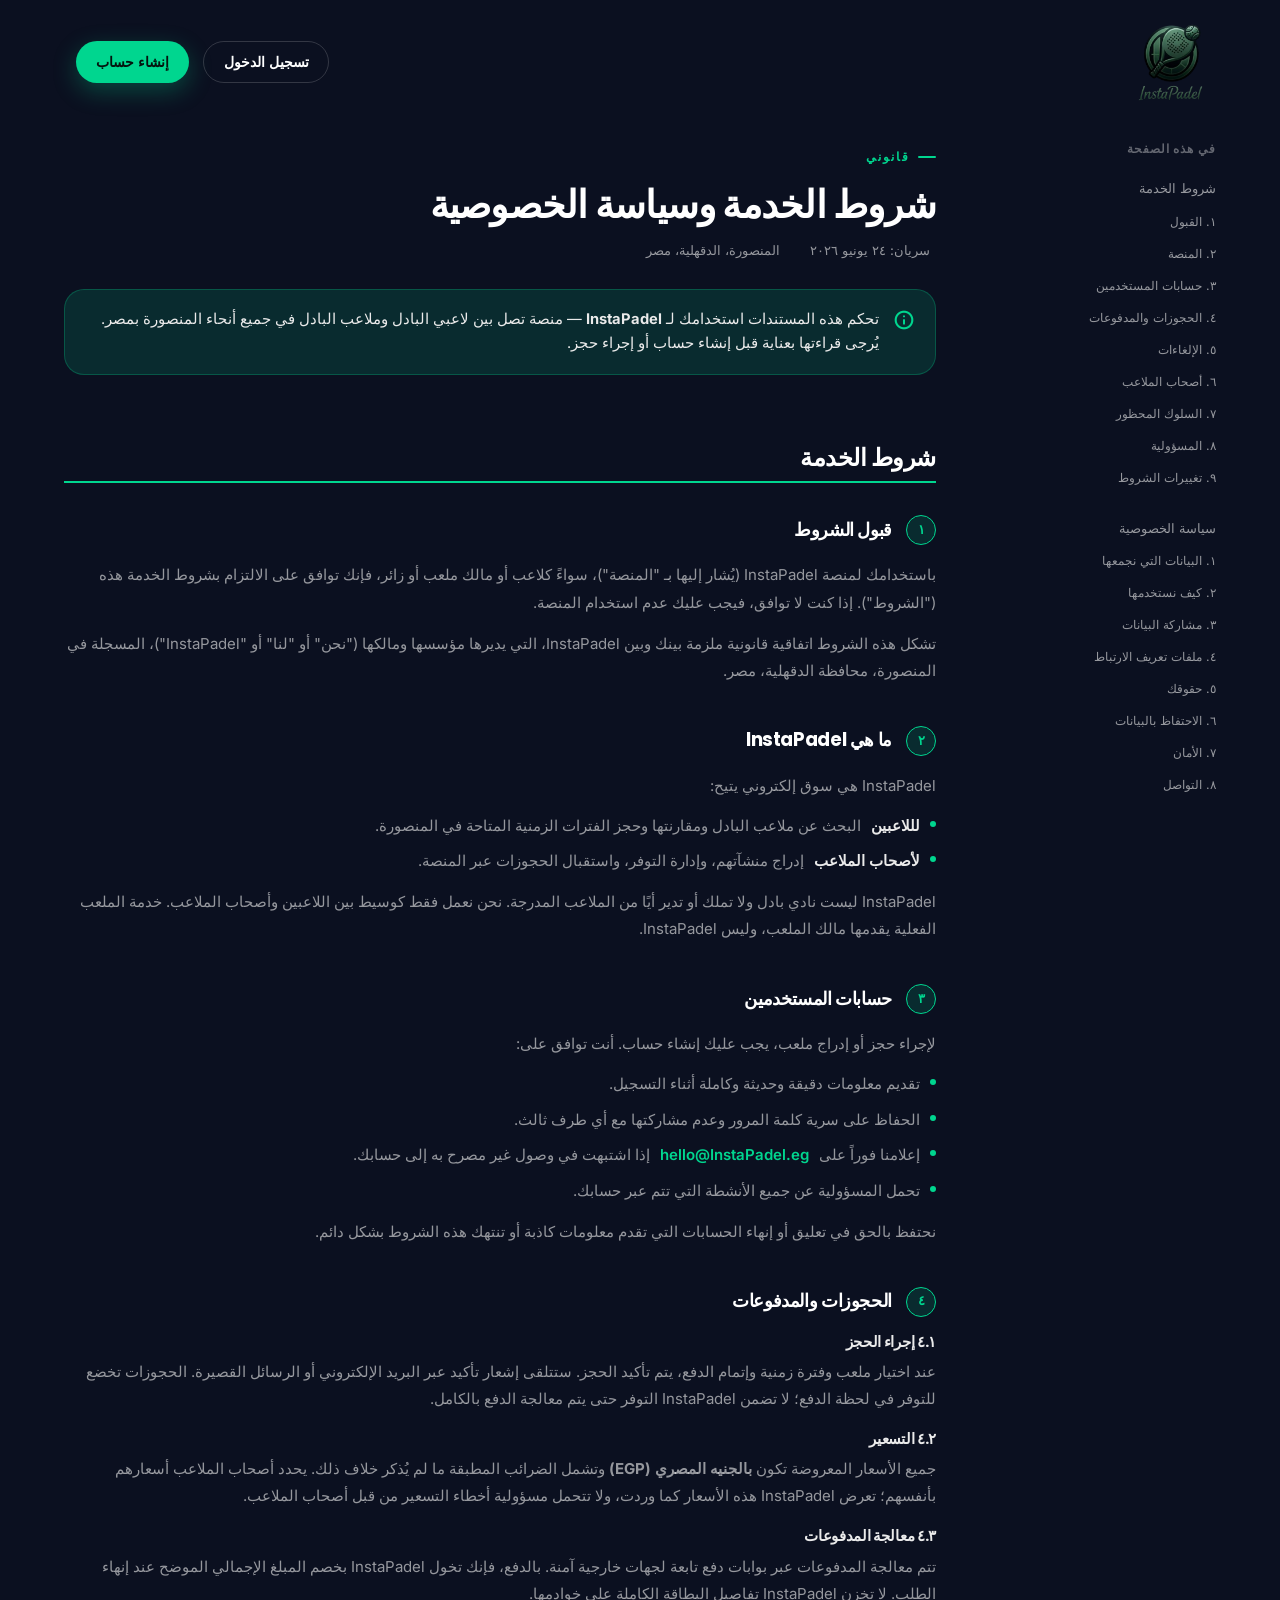
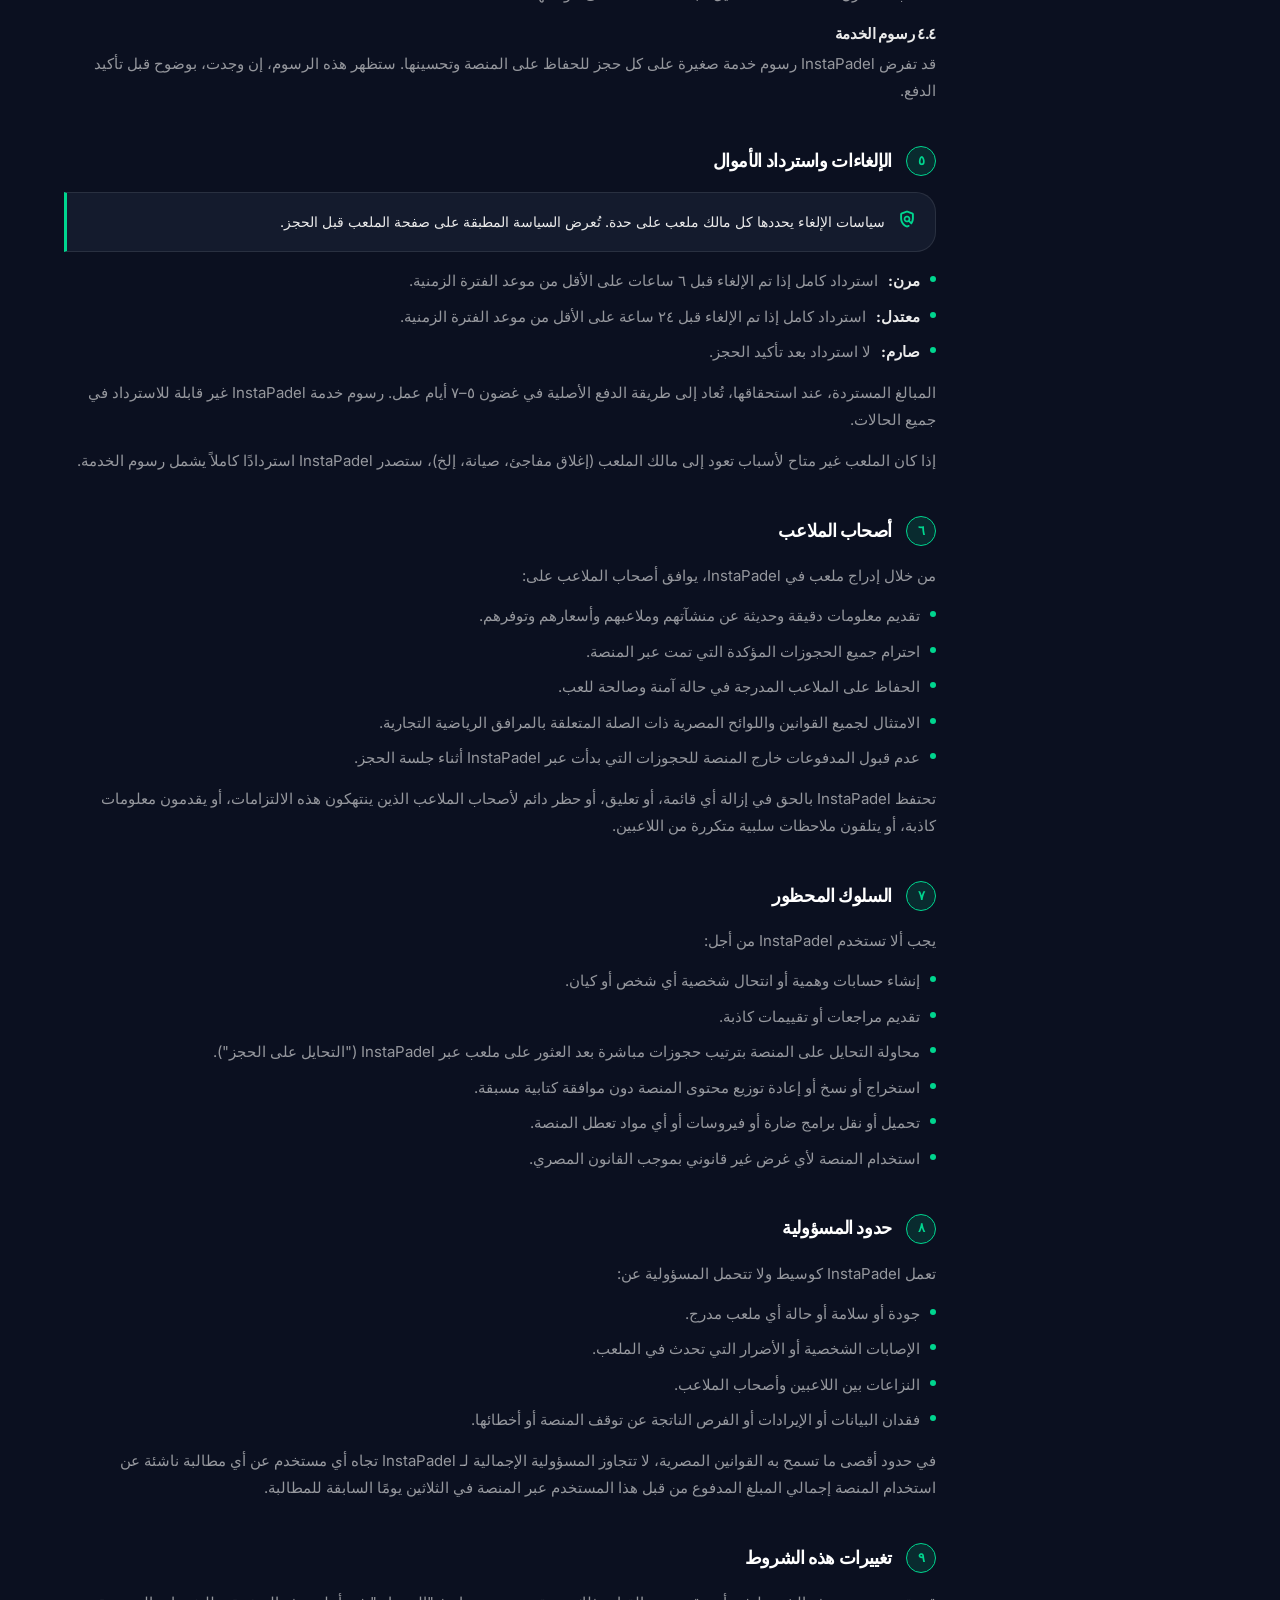
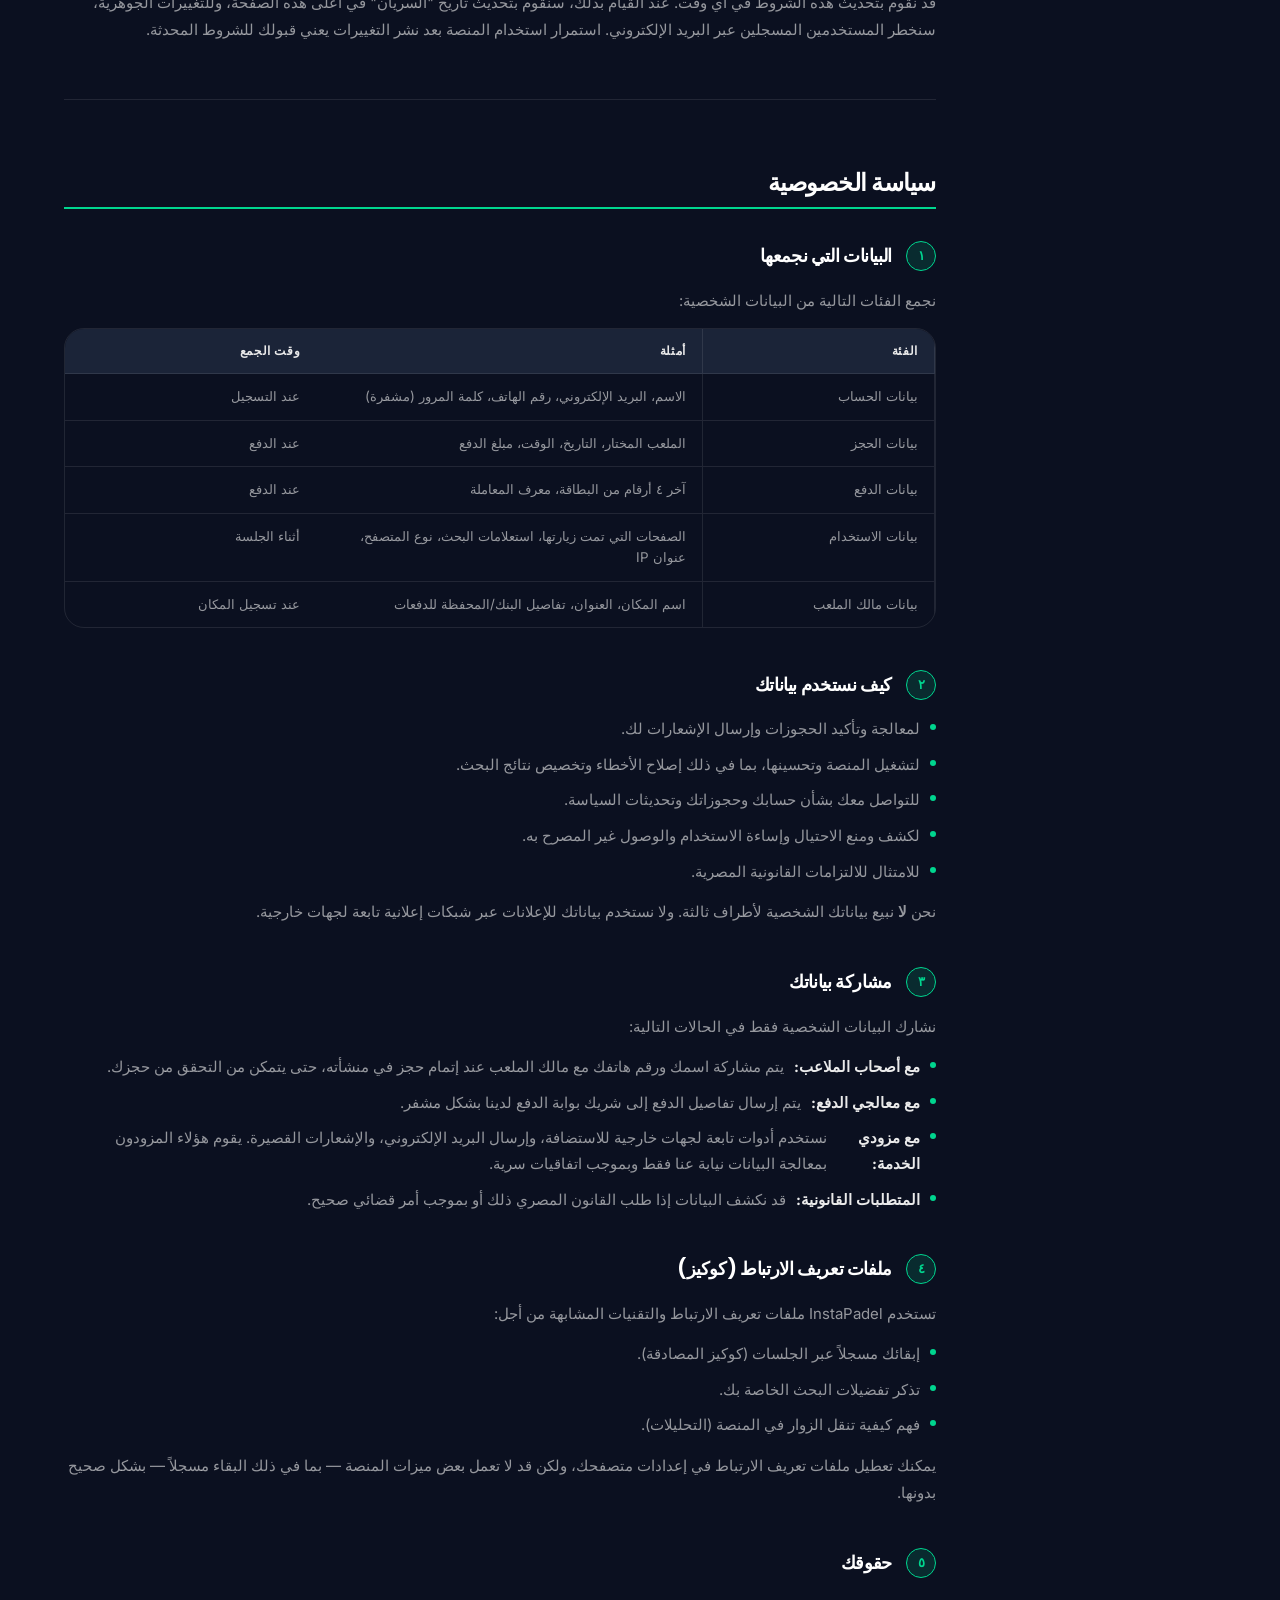
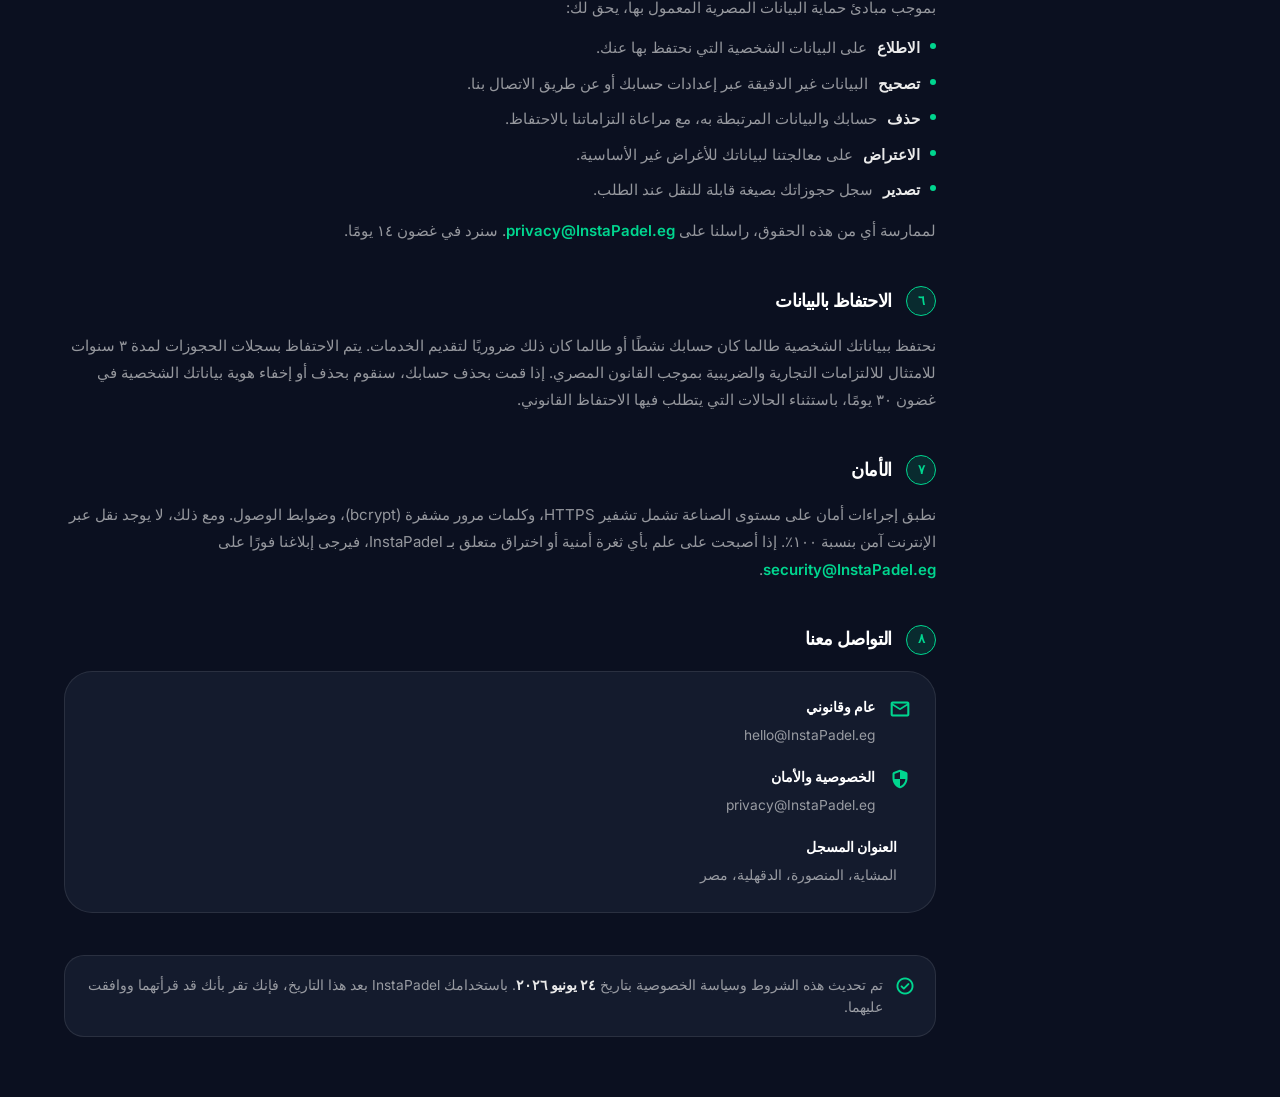
<file: legal.html>
<!DOCTYPE html>
<html lang="en">

<head>
  <meta charset="UTF-8">
  <meta name="viewport" content="width=device-width, initial-scale=1.0">
  <title>Terms of Service & Privacy Policy — InstaPadel</title>
  <link rel="preconnect" href="https://fonts.googleapis.com">
  <link rel="preconnect" href="https://fonts.gstatic.com" crossorigin>
  <link
    href="https://fonts.googleapis.com/css2?family=Poppins:wght@500;600;700;800&family=Inter:wght@400;500;600;700&display=swap"
    rel="stylesheet">
  <link rel="stylesheet"
    href="https://fonts.googleapis.com/css2?family=Material+Symbols+Rounded:opsz,wght,FILL,GRAD@20..48,100..700,0..1,-50..200" />
  <link href="https://cdn.jsdelivr.net/npm/bootstrap@5.3.3/dist/css/bootstrap.min.css" rel="stylesheet">
  <link rel="stylesheet" href="css/style.css">
  <link rel="stylesheet" href="css/legal.css">
</head>

<body>

  <!-- Navbar -->
  <header class="navbar-ph">
    <div class="container d-flex align-items-center justify-content-between">
      <a href="index.html" class="brand"><img src="./assets/imgs/logo.png" alt=""></a>
      <div class="navbar-cta">
        <a href="login.html" class="btn btn-ghost btn-sm">تسجيل الدخول</a>
        <a href="register.html" class="btn btn-accent btn-sm">إنشاء حساب</a>
      </div>
    </div>
  </header>

  <div class="legal-shell">

    <!-- ===== الشريط الجانبي (فهرس المحتويات) ===== -->
    <aside class="legal-toc d-none d-lg-block">
      <p class="toc-label">في هذه الصفحة</p>
      <nav id="tocNav">
        <a href="#terms" class="toc-link is-active">شروط الخدمة</a>
        <a href="#t1" class="toc-link toc-sub">١. القبول</a>
        <a href="#t2" class="toc-link toc-sub">٢. المنصة</a>
        <a href="#t3" class="toc-link toc-sub">٣. حسابات المستخدمين</a>
        <a href="#t4" class="toc-link toc-sub">٤. الحجوزات والمدفوعات</a>
        <a href="#t5" class="toc-link toc-sub">٥. الإلغاءات</a>
        <a href="#t6" class="toc-link toc-sub">٦. أصحاب الملاعب</a>
        <a href="#t7" class="toc-link toc-sub">٧. السلوك المحظور</a>
        <a href="#t8" class="toc-link toc-sub">٨. المسؤولية</a>
        <a href="#t9" class="toc-link toc-sub">٩. تغييرات الشروط</a>
        <a href="#privacy" class="toc-link" style="margin-top:18px;">سياسة الخصوصية</a>
        <a href="#p1" class="toc-link toc-sub">١. البيانات التي نجمعها</a>
        <a href="#p2" class="toc-link toc-sub">٢. كيف نستخدمها</a>
        <a href="#p3" class="toc-link toc-sub">٣. مشاركة البيانات</a>
        <a href="#p4" class="toc-link toc-sub">٤. ملفات تعريف الارتباط</a>
        <a href="#p5" class="toc-link toc-sub">٥. حقوقك</a>
        <a href="#p6" class="toc-link toc-sub">٦. الاحتفاظ بالبيانات</a>
        <a href="#p7" class="toc-link toc-sub">٧. الأمان</a>
        <a href="#p8" class="toc-link toc-sub">٨. التواصل</a>
      </nav>
    </aside>

    <!-- ===== المحتوى ===== -->
    <main class="legal-content">

      <div class="legal-hero">
        <span class="eyebrow">قانوني</span>
        <h1 class="mt-3">شروط الخدمة وسياسة الخصوصية</h1>
        <div class="legal-meta">
          <span><i class="fa-solid fa-calendar-days"></i> سريان: ٢٤ يونيو ٢٠٢٦</span>
          <span><i class="fa-solid fa-location-dot"></i> المنصورة، الدقهلية، مصر</span>
        </div>
        <div class="legal-intro-box">
          <span class="material-symbols-rounded">info</span>
          <p>تحكم هذه المستندات استخدامك لـ <b>InstaPadel</b> — منصة تصل بين لاعبي البادل وملاعب البادل في جميع أنحاء
            المنصورة بمصر. يُرجى قراءتها بعناية قبل إنشاء حساب أو إجراء حجز.</p>
        </div>
      </div>

      <!-- ============================================================
         شروط الخدمة
    ============================================================= -->
      <section id="terms" class="legal-section-title">
        <h2>شروط الخدمة</h2>
      </section>

      <section id="t1" class="legal-section">
        <h3><span class="section-num">١</span> قبول الشروط</h3>
        <p>باستخدامك لمنصة InstaPadel (يُشار إليها بـ "المنصة")، سواءً كلاعب أو مالك ملعب أو زائر، فإنك توافق على
          الالتزام بشروط الخدمة هذه ("الشروط"). إذا كنت لا توافق، فيجب عليك عدم استخدام المنصة.</p>
        <p>تشكل هذه الشروط اتفاقية قانونية ملزمة بينك وبين InstaPadel، التي يديرها مؤسسها ومالكها ("نحن" أو "لنا" أو
          "InstaPadel")، المسجلة في المنصورة، محافظة الدقهلية، مصر.</p>
      </section>

      <section id="t2" class="legal-section">
        <h3><span class="section-num">٢</span> ما هي InstaPadel</h3>
        <p>InstaPadel هي سوق إلكتروني يتيح:</p>
        <ul class="legal-list">
          <li><b>لللاعبين</b> البحث عن ملاعب البادل ومقارنتها وحجز الفترات الزمنية المتاحة في المنصورة.</li>
          <li><b>لأصحاب الملاعب</b> إدراج منشآتهم، وإدارة التوفر، واستقبال الحجوزات عبر المنصة.</li>
        </ul>
        <p>InstaPadel ليست نادي بادل ولا تملك أو تدير أيًا من الملاعب المدرجة. نحن نعمل فقط كوسيط بين اللاعبين وأصحاب
          الملاعب. خدمة الملعب الفعلية يقدمها مالك الملعب، وليس InstaPadel.</p>
      </section>

      <section id="t3" class="legal-section">
        <h3><span class="section-num">٣</span> حسابات المستخدمين</h3>
        <p>لإجراء حجز أو إدراج ملعب، يجب عليك إنشاء حساب. أنت توافق على:</p>
        <ul class="legal-list">
          <li>تقديم معلومات دقيقة وحديثة وكاملة أثناء التسجيل.</li>
          <li>الحفاظ على سرية كلمة المرور وعدم مشاركتها مع أي طرف ثالث.</li>
          <li>إعلامنا فوراً على <a href="mailto:hello@InstaPadel.eg" class="legal-link">hello@InstaPadel.eg</a> إذا اشتبهت
            في وصول غير مصرح به إلى حسابك.</li>
          <li>تحمل المسؤولية عن جميع الأنشطة التي تتم عبر حسابك.</li>
        </ul>
        <p>نحتفظ بالحق في تعليق أو إنهاء الحسابات التي تقدم معلومات كاذبة أو تنتهك هذه الشروط بشكل دائم.</p>
      </section>

      <section id="t4" class="legal-section">
        <h3><span class="section-num">٤</span> الحجوزات والمدفوعات</h3>

        <div class="legal-subsection">
          <h4>٤.١ إجراء الحجز</h4>
          <p>عند اختيار ملعب وفترة زمنية وإتمام الدفع، يتم تأكيد الحجز. ستتلقى إشعار تأكيد عبر البريد الإلكتروني أو
            الرسائل القصيرة. الحجوزات تخضع للتوفر في لحظة الدفع؛ لا تضمن InstaPadel التوفر حتى يتم معالجة الدفع بالكامل.
          </p>
        </div>

        <div class="legal-subsection">
          <h4>٤.٢ التسعير</h4>
          <p>جميع الأسعار المعروضة تكون <b>بالجنيه المصري (EGP)</b> وتشمل الضرائب المطبقة ما لم يُذكر خلاف ذلك. يحدد
            أصحاب الملاعب أسعارهم بأنفسهم؛ تعرض InstaPadel هذه الأسعار كما وردت، ولا تتحمل مسؤولية أخطاء التسعير من قبل
            أصحاب الملاعب.</p>
        </div>

        <div class="legal-subsection">
          <h4>٤.٣ معالجة المدفوعات</h4>
          <p>تتم معالجة المدفوعات عبر بوابات دفع تابعة لجهات خارجية آمنة. بالدفع، فإنك تخول InstaPadel بخصم المبلغ
            الإجمالي الموضح عند إنهاء الطلب. لا تخزن InstaPadel تفاصيل البطاقة الكاملة على خوادمها.</p>
        </div>

        <div class="legal-subsection">
          <h4>٤.٤ رسوم الخدمة</h4>
          <p>قد تفرض InstaPadel رسوم خدمة صغيرة على كل حجز للحفاظ على المنصة وتحسينها. ستظهر هذه الرسوم، إن وجدت، بوضوح
            قبل تأكيد الدفع.</p>
        </div>
      </section>

      <section id="t5" class="legal-section">
        <h3><span class="section-num">٥</span> الإلغاءات واسترداد الأموال</h3>

        <div class="legal-highlight-box">
          <span class="material-symbols-rounded">policy</span>
          <p>سياسات الإلغاء يحددها كل مالك ملعب على حدة. تُعرض السياسة المطبقة على صفحة الملعب قبل الحجز.</p>
        </div>

        <ul class="legal-list">
          <li><b>مرن:</b> استرداد كامل إذا تم الإلغاء قبل ٦ ساعات على الأقل من موعد الفترة الزمنية.</li>
          <li><b>معتدل:</b> استرداد كامل إذا تم الإلغاء قبل ٢٤ ساعة على الأقل من موعد الفترة الزمنية.</li>
          <li><b>صارم:</b> لا استرداد بعد تأكيد الحجز.</li>
        </ul>
        <p>المبالغ المستردة، عند استحقاقها، تُعاد إلى طريقة الدفع الأصلية في غضون ٥–٧ أيام عمل. رسوم خدمة InstaPadel غير
          قابلة للاسترداد في جميع الحالات.</p>
        <p>إذا كان الملعب غير متاح لأسباب تعود إلى مالك الملعب (إغلاق مفاجئ، صيانة، إلخ)، ستصدر InstaPadel استردادًا
          كاملاً يشمل رسوم الخدمة.</p>
      </section>

      <section id="t6" class="legal-section">
        <h3><span class="section-num">٦</span> أصحاب الملاعب</h3>
        <p>من خلال إدراج ملعب في InstaPadel، يوافق أصحاب الملاعب على:</p>
        <ul class="legal-list">
          <li>تقديم معلومات دقيقة وحديثة عن منشآتهم وملاعبهم وأسعارهم وتوفرهم.</li>
          <li>احترام جميع الحجوزات المؤكدة التي تمت عبر المنصة.</li>
          <li>الحفاظ على الملاعب المدرجة في حالة آمنة وصالحة للعب.</li>
          <li>الامتثال لجميع القوانين واللوائح المصرية ذات الصلة المتعلقة بالمرافق الرياضية التجارية.</li>
          <li>عدم قبول المدفوعات خارج المنصة للحجوزات التي بدأت عبر InstaPadel أثناء جلسة الحجز.</li>
        </ul>
        <p>تحتفظ InstaPadel بالحق في إزالة أي قائمة، أو تعليق، أو حظر دائم لأصحاب الملاعب الذين ينتهكون هذه الالتزامات،
          أو يقدمون معلومات كاذبة، أو يتلقون ملاحظات سلبية متكررة من اللاعبين.</p>
      </section>

      <section id="t7" class="legal-section">
        <h3><span class="section-num">٧</span> السلوك المحظور</h3>
        <p>يجب ألا تستخدم InstaPadel من أجل:</p>
        <ul class="legal-list">
          <li>إنشاء حسابات وهمية أو انتحال شخصية أي شخص أو كيان.</li>
          <li>تقديم مراجعات أو تقييمات كاذبة.</li>
          <li>محاولة التحايل على المنصة بترتيب حجوزات مباشرة بعد العثور على ملعب عبر InstaPadel ("التحايل على الحجز").
          </li>
          <li>استخراج أو نسخ أو إعادة توزيع محتوى المنصة دون موافقة كتابية مسبقة.</li>
          <li>تحميل أو نقل برامج ضارة أو فيروسات أو أي مواد تعطل المنصة.</li>
          <li>استخدام المنصة لأي غرض غير قانوني بموجب القانون المصري.</li>
        </ul>
      </section>

      <section id="t8" class="legal-section">
        <h3><span class="section-num">٨</span> حدود المسؤولية</h3>
        <p>تعمل InstaPadel كوسيط ولا تتحمل المسؤولية عن:</p>
        <ul class="legal-list">
          <li>جودة أو سلامة أو حالة أي ملعب مدرج.</li>
          <li>الإصابات الشخصية أو الأضرار التي تحدث في الملعب.</li>
          <li>النزاعات بين اللاعبين وأصحاب الملاعب.</li>
          <li>فقدان البيانات أو الإيرادات أو الفرص الناتجة عن توقف المنصة أو أخطائها.</li>
        </ul>
        <p>في حدود أقصى ما تسمح به القوانين المصرية، لا تتجاوز المسؤولية الإجمالية لـ InstaPadel تجاه أي مستخدم عن أي
          مطالبة ناشئة عن استخدام المنصة إجمالي المبلغ المدفوع من قبل هذا المستخدم عبر المنصة في الثلاثين يومًا السابقة
          للمطالبة.</p>
      </section>

      <section id="t9" class="legal-section">
        <h3><span class="section-num">٩</span> تغييرات هذه الشروط</h3>
        <p>قد نقوم بتحديث هذه الشروط في أي وقت. عند القيام بذلك، سنقوم بتحديث تاريخ "السريان" في أعلى هذه الصفحة،
          وللتغييرات الجوهرية، سنخطر المستخدمين المسجلين عبر البريد الإلكتروني. استمرار استخدام المنصة بعد نشر التغييرات
          يعني قبولك للشروط المحدثة.</p>
      </section>

      <div class="legal-divider"></div>

      <!-- ============================================================
         سياسة الخصوصية
    ============================================================= -->
      <section id="privacy" class="legal-section-title">
        <h2>سياسة الخصوصية</h2>
      </section>

      <section id="p1" class="legal-section">
        <h3><span class="section-num">١</span> البيانات التي نجمعها</h3>
        <p>نجمع الفئات التالية من البيانات الشخصية:</p>

        <div class="data-table">
          <div class="data-table-row header">
            <span>الفئة</span><span>أمثلة</span><span>وقت الجمع</span>
          </div>
          <div class="data-table-row">
            <span>بيانات الحساب</span>
            <span>الاسم، البريد الإلكتروني، رقم الهاتف، كلمة المرور (مشفرة)</span>
            <span>عند التسجيل</span>
          </div>
          <div class="data-table-row">
            <span>بيانات الحجز</span>
            <span>الملعب المختار، التاريخ، الوقت، مبلغ الدفع</span>
            <span>عند الدفع</span>
          </div>
          <div class="data-table-row">
            <span>بيانات الدفع</span>
            <span>آخر ٤ أرقام من البطاقة، معرف المعاملة</span>
            <span>عند الدفع</span>
          </div>
          <div class="data-table-row">
            <span>بيانات الاستخدام</span>
            <span>الصفحات التي تمت زيارتها، استعلامات البحث، نوع المتصفح، عنوان IP</span>
            <span>أثناء الجلسة</span>
          </div>
          <div class="data-table-row">
            <span>بيانات مالك الملعب</span>
            <span>اسم المكان، العنوان، تفاصيل البنك/المحفظة للدفعات</span>
            <span>عند تسجيل المكان</span>
          </div>
        </div>
      </section>

      <section id="p2" class="legal-section">
        <h3><span class="section-num">٢</span> كيف نستخدم بياناتك</h3>
        <ul class="legal-list">
          <li>لمعالجة وتأكيد الحجوزات وإرسال الإشعارات لك.</li>
          <li>لتشغيل المنصة وتحسينها، بما في ذلك إصلاح الأخطاء وتخصيص نتائج البحث.</li>
          <li>للتواصل معك بشأن حسابك وحجوزاتك وتحديثات السياسة.</li>
          <li>لكشف ومنع الاحتيال وإساءة الاستخدام والوصول غير المصرح به.</li>
          <li>للامتثال للالتزامات القانونية المصرية.</li>
        </ul>
        <p>نحن <b>لا</b> نبيع بياناتك الشخصية لأطراف ثالثة. ولا نستخدم بياناتك للإعلانات عبر شبكات إعلانية تابعة لجهات
          خارجية.</p>
      </section>

      <section id="p3" class="legal-section">
        <h3><span class="section-num">٣</span> مشاركة بياناتك</h3>
        <p>نشارك البيانات الشخصية فقط في الحالات التالية:</p>
        <ul class="legal-list">
          <li><b>مع أصحاب الملاعب:</b> يتم مشاركة اسمك ورقم هاتفك مع مالك الملعب عند إتمام حجز في منشأته، حتى يتمكن من
            التحقق من حجزك.</li>
          <li><b>مع معالجي الدفع:</b> يتم إرسال تفاصيل الدفع إلى شريك بوابة الدفع لدينا بشكل مشفر.</li>
          <li><b>مع مزودي الخدمة:</b> نستخدم أدوات تابعة لجهات خارجية للاستضافة، وإرسال البريد الإلكتروني، والإشعارات
            القصيرة. يقوم هؤلاء المزودون بمعالجة البيانات نيابة عنا فقط وبموجب اتفاقيات سرية.</li>
          <li><b>المتطلبات القانونية:</b> قد نكشف البيانات إذا طلب القانون المصري ذلك أو بموجب أمر قضائي صحيح.</li>
        </ul>
      </section>

      <section id="p4" class="legal-section">
        <h3><span class="section-num">٤</span> ملفات تعريف الارتباط (كوكيز)</h3>
        <p>تستخدم InstaPadel ملفات تعريف الارتباط والتقنيات المشابهة من أجل:</p>
        <ul class="legal-list">
          <li>إبقائك مسجلاً عبر الجلسات (كوكيز المصادقة).</li>
          <li>تذكر تفضيلات البحث الخاصة بك.</li>
          <li>فهم كيفية تنقل الزوار في المنصة (التحليلات).</li>
        </ul>
        <p>يمكنك تعطيل ملفات تعريف الارتباط في إعدادات متصفحك، ولكن قد لا تعمل بعض ميزات المنصة — بما في ذلك البقاء
          مسجلاً — بشكل صحيح بدونها.</p>
      </section>

      <section id="p5" class="legal-section">
        <h3><span class="section-num">٥</span> حقوقك</h3>
        <p>بموجب مبادئ حماية البيانات المصرية المعمول بها، يحق لك:</p>
        <ul class="legal-list">
          <li><b>الاطلاع</b> على البيانات الشخصية التي نحتفظ بها عنك.</li>
          <li><b>تصحيح</b> البيانات غير الدقيقة عبر إعدادات حسابك أو عن طريق الاتصال بنا.</li>
          <li><b>حذف</b> حسابك والبيانات المرتبطة به، مع مراعاة التزاماتنا بالاحتفاظ.</li>
          <li><b>الاعتراض</b> على معالجتنا لبياناتك للأغراض غير الأساسية.</li>
          <li><b>تصدير</b> سجل حجوزاتك بصيغة قابلة للنقل عند الطلب.</li>
        </ul>
        <p>لممارسة أي من هذه الحقوق، راسلنا على <a href="mailto:privacy@InstaPadel.eg"
            class="legal-link">privacy@InstaPadel.eg</a>. سنرد في غضون ١٤ يومًا.</p>
      </section>

      <section id="p6" class="legal-section">
        <h3><span class="section-num">٦</span> الاحتفاظ بالبيانات</h3>
        <p>نحتفظ ببياناتك الشخصية طالما كان حسابك نشطًا أو طالما كان ذلك ضروريًا لتقديم الخدمات. يتم الاحتفاظ بسجلات
          الحجوزات لمدة ٣ سنوات للامتثال للالتزامات التجارية والضريبية بموجب القانون المصري. إذا قمت بحذف حسابك، سنقوم
          بحذف أو إخفاء هوية بياناتك الشخصية في غضون ٣٠ يومًا، باستثناء الحالات التي يتطلب فيها الاحتفاظ القانوني.</p>
      </section>

      <section id="p7" class="legal-section">
        <h3><span class="section-num">٧</span> الأمان</h3>
        <p>نطبق إجراءات أمان على مستوى الصناعة تشمل تشفير HTTPS، وكلمات مرور مشفرة (bcrypt)، وضوابط الوصول. ومع ذلك، لا
          يوجد نقل عبر الإنترنت آمن بنسبة ١٠٠٪. إذا أصبحت على علم بأي ثغرة أمنية أو اختراق متعلق بـ InstaPadel، فيرجى
          إبلاغنا فورًا على <a href="mailto:security@InstaPadel.eg" class="legal-link">security@InstaPadel.eg</a>.</p>
      </section>

      <section id="p8" class="legal-section">
        <h3><span class="section-num">٨</span> التواصل معنا</h3>
        <div class="contact-legal-box">
          <div class="clb-item">
            <span class="material-symbols-rounded">mail</span>
            <div>
              <b>عام وقانوني</b>
              <a href="mailto:hello@InstaPadel.eg">hello@InstaPadel.eg</a>
            </div>
          </div>
          <div class="clb-item">
            <span class="material-symbols-rounded">security</span>
            <div>
              <b>الخصوصية والأمان</b>
              <a href="mailto:privacy@InstaPadel.eg">privacy@InstaPadel.eg</a>
            </div>
          </div>
          <div class="clb-item">
            <i class="fa-solid fa-location-dot"></i>
            <div>
              <b>العنوان المسجل</b>
              <span>المشاية، المنصورة، الدقهلية، مصر</span>
            </div>
          </div>
        </div>
      </section>

      <div class="legal-footer-note">
        <span class="material-symbols-rounded">check_circle</span>
        <p>تم تحديث هذه الشروط وسياسة الخصوصية بتاريخ <b>٢٤ يونيو ٢٠٢٦</b>. باستخدامك InstaPadel بعد هذا التاريخ، فإنك
          تقر بأنك قد قرأتهما ووافقت عليهما.</p>
      </div>

    </main>
  </div>

  <script src="https://cdn.jsdelivr.net/npm/bootstrap@5.3.3/dist/js/bootstrap.bundle.min.js"></script>
  <script src="js/main.js"></script>
  <script>
    // تمييز الرابط النشط في قائمة المحتويات عند التمرير
    const sections = document.querySelectorAll('section[id]');
    const tocLinks = document.querySelectorAll('.toc-link');
    window.addEventListener('scroll', () => {
      let current = '';
      sections.forEach(s => {
        if (window.scrollY >= s.offsetTop - 120) current = s.id;
      });
      tocLinks.forEach(l => {
        l.classList.toggle('is-active', l.getAttribute('href') === '#' + current);
      });
    }, { passive: true });
  </script>
</body>

</html>
</file>
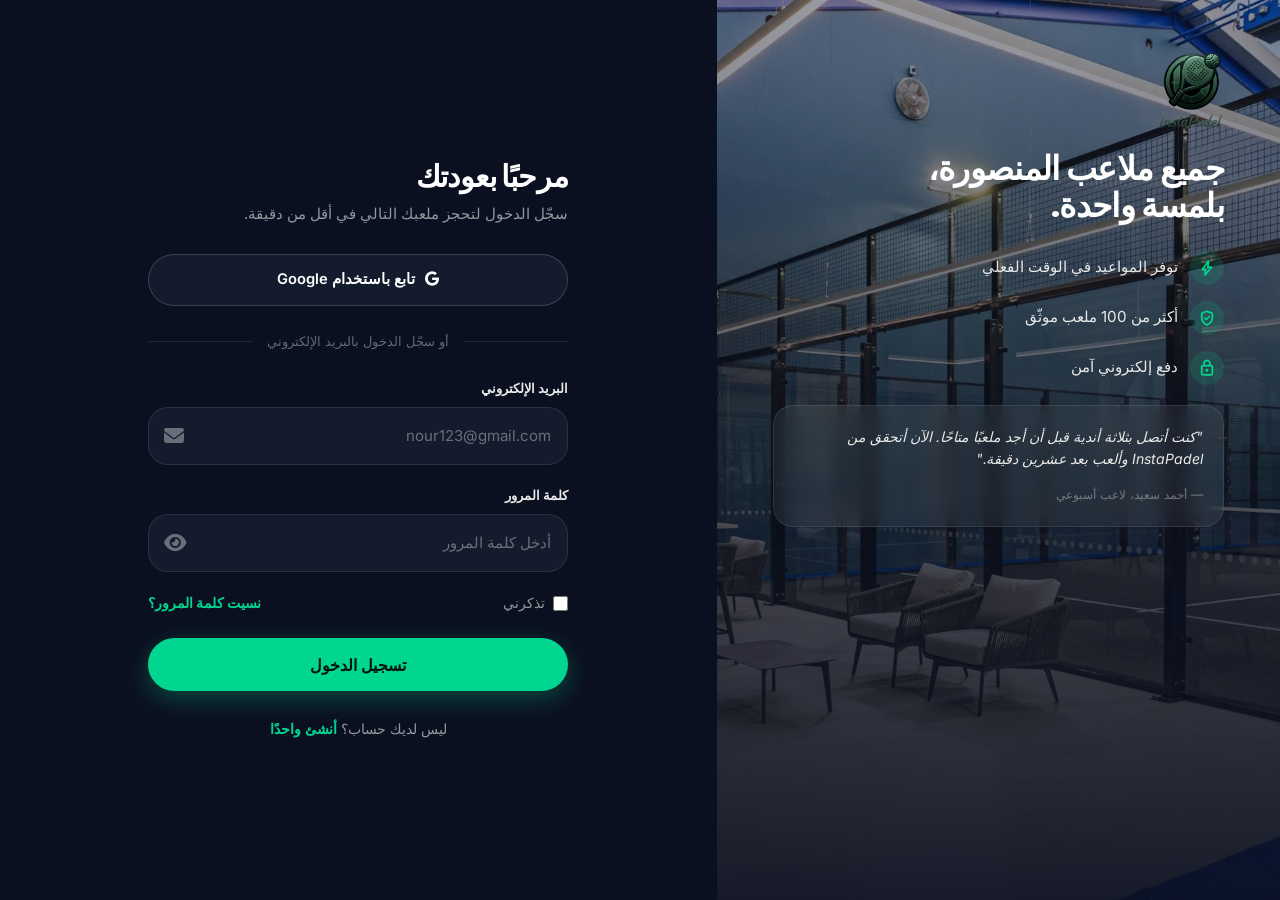
<file: login.html>
<!doctype html>
<html lang="en">

<head>
  <meta charset="UTF-8" />
  <meta name="viewport" content="width=device-width, initial-scale=1.0" />
  <title>InstaPadel — Book Padel Courts in Mansoura</title>
  <meta name="description"
    content="InstaPadel gathers every padel court in Mansoura into one place. Compare prices, check real-time availability, and book your court in under a minute." />
  <link rel="icon" type="image/png" href="./assets/imgs/logo.png">

  <!-- Fonts -->
  <link rel="preconnect" href="https://fonts.googleapis.com" />
  <link rel="preconnect" href="https://fonts.gstatic.com" crossorigin />
  <link
    href="https://fonts.googleapis.com/css2?family=Poppins:wght@500;600;700;800&family=Inter:wght@400;500;600;700&display=swap"
    rel="stylesheet" />
  <link rel="stylesheet"
    href="https://fonts.googleapis.com/css2?family=Material+Symbols+Rounded:opsz,wght,FILL,GRAD@20..48,100..700,0..1,-50..200" />

  <!-- FontAwesome -->
  <link rel="stylesheet" href="https://cdnjs.cloudflare.com/ajax/libs/font-awesome/6.7.2/css/all.min.css">
  <!-- Bootstrap -->
  <link href="https://cdn.jsdelivr.net/npm/bootstrap@5.3.3/dist/css/bootstrap.min.css" rel="stylesheet" />

  <!-- AOS -->
  <link href="https://cdn.jsdelivr.net/npm/aos@2.3.1/dist/aos.css" rel="stylesheet" />

  <!-- App styles -->
  <link rel="stylesheet" href="./css/login.css">
  <link rel="stylesheet" href="./css/style.css" />
</head>

<body class="auth-page">

  <div class="auth-shell">

    <!-- ===================== اللوحة البصرية ===================== -->
    <div class="auth-visual d-none d-lg-flex">
      <a href="index.html" class="brand">
        <img src="./assets/imgs/logo.png" alt="">
      </a>

      <div class="auth-visual-content">
        <h2>جميع ملاعب المنصورة، بلمسة واحدة.</h2>
        <div class="auth-feature-list">
          <div class="item"><span class="material-symbols-rounded">bolt</span> توفر المواعيد في الوقت الفعلي</div>
          <div class="item"><span class="material-symbols-rounded">verified_user</span> أكثر من 100 ملعب موثّق</div>
          <div class="item"><span class="material-symbols-rounded">lock</span> دفع إلكتروني آمن</div>
        </div>
      </div>

      <div class="auth-visual-quote">
        <p>"كنت أتصل بثلاثة أندية قبل أن أجد ملعبًا متاحًا. الآن أتحقق من InstaPadel وألعب بعد عشرين دقيقة."</p>
        <span>— أحمد سعيد، لاعب أسبوعي</span>
      </div>
    </div>

    <!-- ===================== لوحة النموذج ===================== -->
    <div class="auth-form-col">
      <div class="auth-topbar d-flex d-lg-none">
        <a href="index.html" class="brand">
          <img src="./assets/imgs/logo.png" alt="">
        </a>
      </div>

      <div class="auth-card">
        <h1>مرحبًا بعودتك</h1>
        <p class="auth-sub">سجّل الدخول لتحجز ملعبك التالي في أقل من دقيقة.</p>

        <button type="button" class="social-btn">
          <i class="fa-brands fa-google"></i>
          تابع باستخدام Google
        </button>

        <div class="auth-divider">أو سجّل الدخول بالبريد الإلكتروني</div>

        <form class="auth-form">
          <div class="field-group">
            <label for="loginEmail">البريد الإلكتروني</label>
            <div class="field-input-wrap">
              <i class="fa-solid fa-envelope field-icon"></i>
              <input class="field-input" type="email" id="loginEmail" placeholder="nour123@gmail.com" required>
            </div>
          </div>

          <div class="field-group">
            <label for="loginPassword">كلمة المرور</label>
            <div class="field-input-wrap">
              <input class="field-input" type="password" id="loginPassword" placeholder="أدخل كلمة المرور" required>
              <button type="button" class="field-toggle" aria-label="تبديل ظهور كلمة المرور">
                <i class="fa-solid fa-eye field-icon"></i>
              </button>
            </div>
          </div>

          <div class="field-row-between">
            <label class="remember-check">
              <input type="checkbox"> تذكرني
            </label>
            <a href="#" class="auth-link">نسيت كلمة المرور؟</a>
          </div>

          <button type="submit" class="btn btn-accent btn-block">تسجيل الدخول</button>
        </form>

        <p class="auth-switch">ليس لديك حساب؟ <a href="register.html" class="auth-link">أنشئ واحدًا</a></p>
      </div>
    </div>

  </div>

  <script src="js/auth.js"></script>
</body>

</html>
</file>
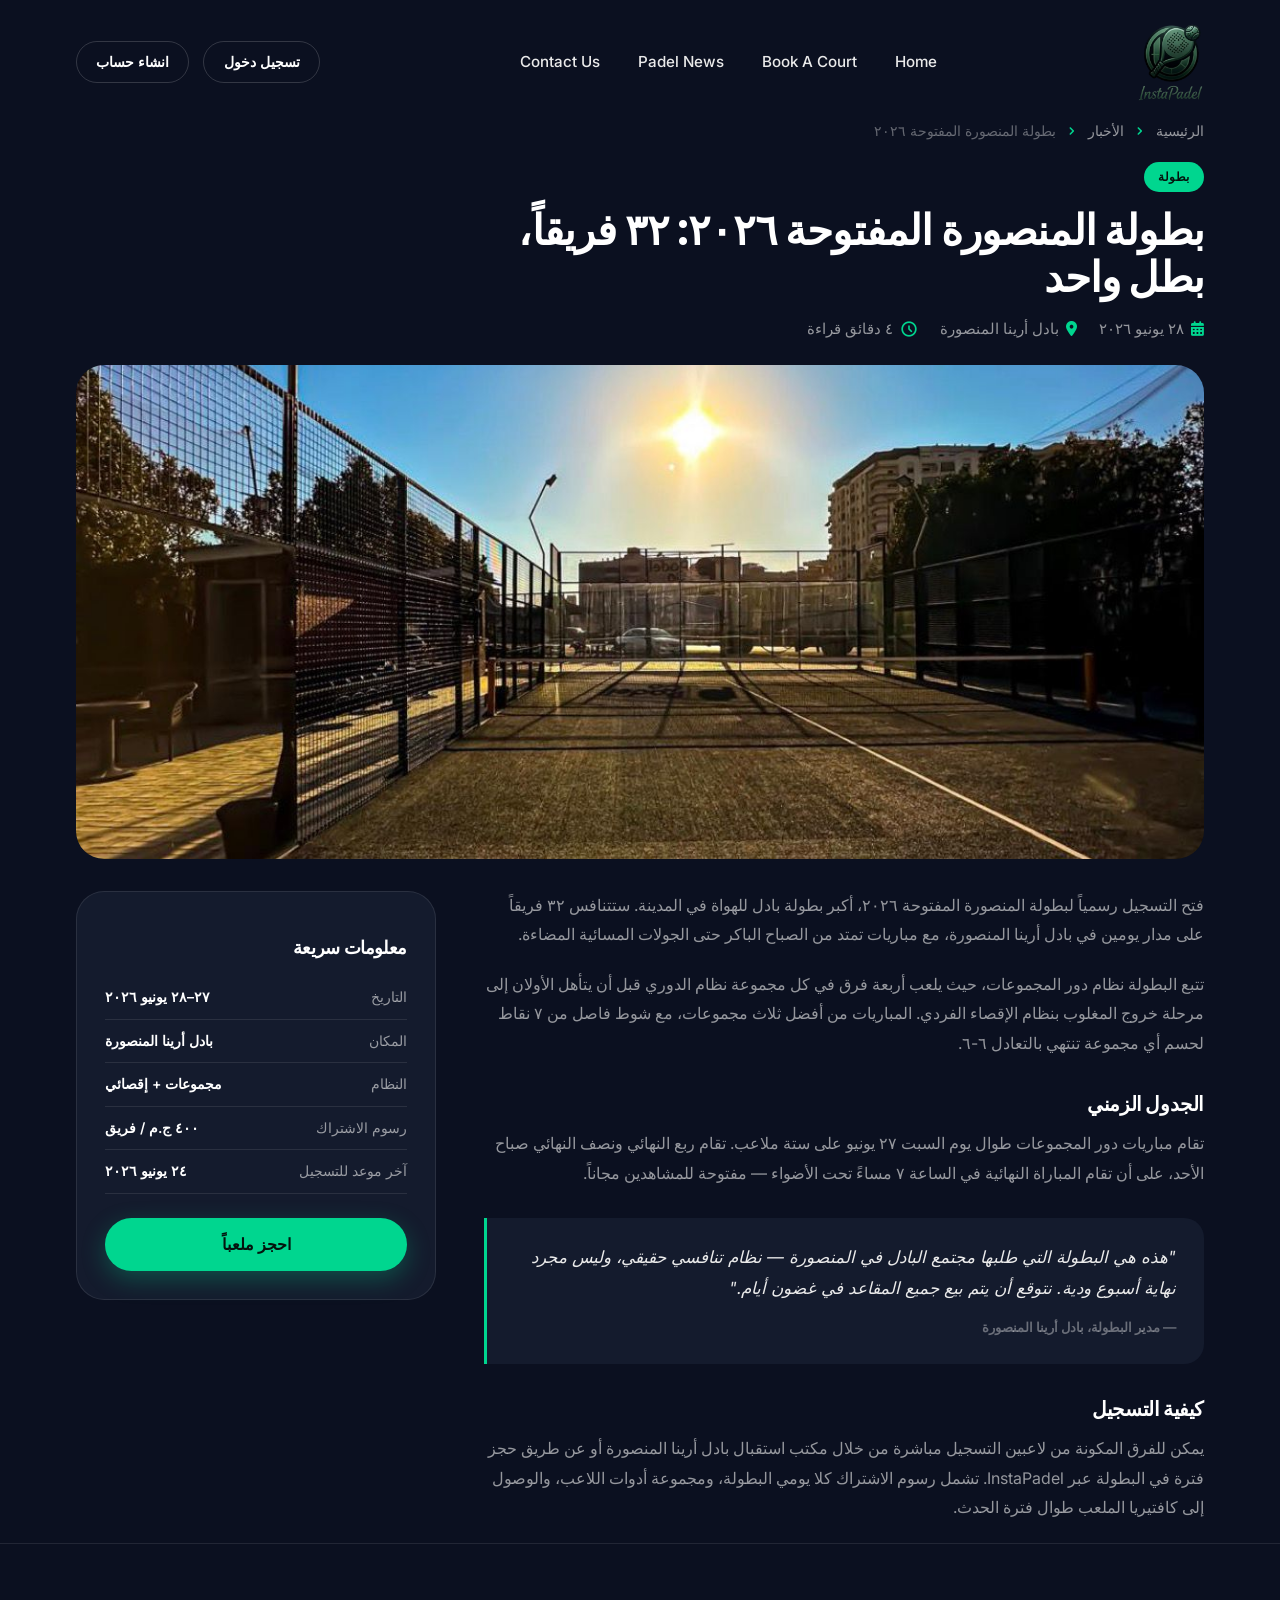
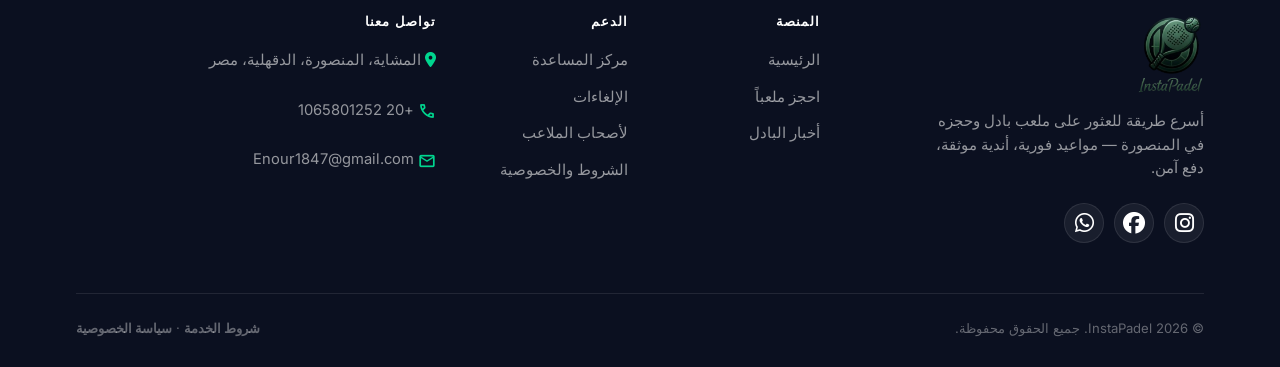
<file: news-details.html>
<!doctype html>
<html lang="en">

<head>
  <meta charset="UTF-8" />
  <meta name="viewport" content="width=device-width, initial-scale=1.0" />
  <title>InstaPadel — Book Padel Courts in Mansoura</title>
  <meta name="description"
    content="InstaPadel gathers every padel court in Mansoura into one place. Compare prices, check real-time availability, and book your court in under a minute." />
  <link rel="icon" type="image/png" href="./assets/imgs/logo.png">

  <!-- Fonts -->
  <link rel="preconnect" href="https://fonts.googleapis.com" />
  <link rel="preconnect" href="https://fonts.gstatic.com" crossorigin />
  <link
    href="https://fonts.googleapis.com/css2?family=Poppins:wght@500;600;700;800&family=Inter:wght@400;500;600;700&display=swap"
    rel="stylesheet" />
  <link rel="stylesheet"
    href="https://fonts.googleapis.com/css2?family=Material+Symbols+Rounded:opsz,wght,FILL,GRAD@20..48,100..700,0..1,-50..200" />

  <!-- FontAwesome -->
  <link rel="stylesheet" href="https://cdnjs.cloudflare.com/ajax/libs/font-awesome/6.7.2/css/all.min.css">
  <!-- Bootstrap -->
  <link href="https://cdn.jsdelivr.net/npm/bootstrap@5.3.3/dist/css/bootstrap.min.css" rel="stylesheet" />

  <!-- AOS -->
  <link href="https://cdn.jsdelivr.net/npm/aos@2.3.1/dist/aos.css" rel="stylesheet" />

  <!-- App styles -->
  <link rel="stylesheet" href="./css/login.css">
  <link rel="stylesheet" href="./css/style.css" />
</head>

<body>

  <!-- ===================== Navbar ===================== -->
  <header class="navbar-ph">
    <div class="container d-flex align-items-center justify-content-between">
      <a href="./" class="brand"><img src="./assets/imgs/logo.png" alt=""></a>

      <nav class="nav-links" id="navLinks">
        <a href="./" class="brand logo-mobil"><img src="./assets/imgs/logo.png" alt=""></a>

        <a href="./">Home</a>
        <a href="./courts.html">Book A Court</a>
        <a href="./news.html">Padel News</a>
        <a href="#contact">Contact Us</a>
        <div class="d-flex d-lg-none gap-3 mt-3">
          <a href="./login.html" class="btn btn-ghost btn-sm">تسجيل دخول</a>
          <a href="./register.html" class="btn btn-accent btn-sm">انشاء حساب</a>
        </div>
      </nav>

      <div class="navbar-cta">
        <a href="./login.html" class="btn btn-ghost btn-sm">تسجيل دخول</a>
        <a href="./register.html" class="btn btn-ghost btn-sm">انشاء حساب</a>
        <button class="nav-toggle" id="navToggle" aria-label="Toggle menu">
          <span class="material-symbols-rounded">menu</span>
        </button>
      </div>
    </div>
  </header>

  <main class="details-hero">
    <div class="container">

      <div class="breadcrumb-ph" data-aos="fade-up">
        <a href="index.html">الرئيسية</a>
        <span class="material-symbols-rounded">chevron_right</span>
        <a href="index.html#news">الأخبار</a>
        <span class="material-symbols-rounded">chevron_right</span>
        <span>بطولة المنصورة المفتوحة ٢٠٢٦</span>
      </div>

      <!-- ===================== رأس المقال ===================== -->
      <div class="article-header" data-aos="fade-up">
        <span class="news-tag news-tag-tournament">بطولة</span>
        <h1 class="mt-3">بطولة المنصورة المفتوحة ٢٠٢٦: ٣٢ فريقاً، بطل واحد</h1>
        <div class="details-meta mt-3">
          <span class="item"><i class="fa-solid fa-calendar-days"></i> ٢٨ يونيو ٢٠٢٦</span>
          <span class="item"><i class="fa-solid fa-location-dot"></i> بادل أرينا المنصورة</span>
          <span class="item"><span class="material-symbols-rounded">schedule</span> ٤ دقائق قراءة</span>
        </div>
      </div>

      <!-- ===================== الصورة الرئيسية ===================== -->
      <div class="article-hero-image mt-4" data-aos="fade-up">
        <img data-fallback src="./assets/imgs/padelgo/Image8.jpeg" alt="بطولة المنصورة المفتوحة ٢٠٢٦">
      </div>

      <div class="row g-4 mt-2">
        <!-- ===================== نص المقال ===================== -->
        <div class="col-lg-8">
          <div class="article-body" data-aos="fade-up">
            <p>فتح التسجيل رسمياً لبطولة المنصورة المفتوحة ٢٠٢٦، أكبر بطولة بادل للهواة في المدينة. ستتنافس ٣٢ فريقاً على مدار يومين في بادل أرينا المنصورة، مع مباريات تمتد من الصباح الباكر حتى الجولات المسائية المضاءة.</p>

            <p>تتبع البطولة نظام دور المجموعات، حيث يلعب أربعة فرق في كل مجموعة نظام الدوري قبل أن يتأهل الأولان إلى مرحلة خروج المغلوب بنظام الإقصاء الفردي. المباريات من أفضل ثلاث مجموعات، مع شوط فاصل من ٧ نقاط لحسم أي مجموعة تنتهي بالتعادل ٦-٦.</p>

            <h3>الجدول الزمني</h3>
            <p>تقام مباريات دور المجموعات طوال يوم السبت ٢٧ يونيو على ستة ملاعب. تقام ربع النهائي ونصف النهائي صباح الأحد، على أن تقام المباراة النهائية في الساعة ٧ مساءً تحت الأضواء — مفتوحة للمشاهدين مجاناً.</p>

            <div class="quote-block">
              <p>"هذه هي البطولة التي طلبها مجتمع البادل في المنصورة — نظام تنافسي حقيقي، وليس مجرد نهاية أسبوع ودية. نتوقع أن يتم بيع جميع المقاعد في غضون أيام."</p>
              <span>— مدير البطولة، بادل أرينا المنصورة</span>
            </div>

            <h3>كيفية التسجيل</h3>
            <p>يمكن للفرق المكونة من لاعبين التسجيل مباشرة من خلال مكتب استقبال بادل أرينا المنصورة أو عن طريق حجز فترة في البطولة عبر InstaPadel. تشمل رسوم الاشتراك كلا يومي البطولة، ومجموعة أدوات اللاعب، والوصول إلى كافتيريا الملعب طوال فترة الحدث.</p>
          </div>
        </div>

        <!-- ===================== الشريط الجانبي ===================== -->
        <div class="col-lg-4">
          <div class="info-card mb-4" data-aos="fade-up">
            <h3>معلومات سريعة</h3>
            <div class="summary-row"><span>التاريخ</span><span>٢٧–٢٨ يونيو ٢٠٢٦</span></div>
            <div class="summary-row"><span>المكان</span><span>بادل أرينا المنصورة</span></div>
            <div class="summary-row"><span>النظام</span><span>مجموعات + إقصائي</span></div>
            <div class="summary-row"><span>رسوم الاشتراك</span><span>٤٠٠ ج.م / فريق</span></div>
            <div class="summary-row"><span>آخر موعد للتسجيل</span><span>٢٤ يونيو ٢٠٢٦</span></div>
            <a href="./booking.html" class="btn btn-accent btn-block mt-4">احجز ملعباً</a>
          </div>
        </div>
      </div>

    </div>
  </main>

  <!-- ===================== Footer ===================== -->
  <footer class="footer" id="contact">
    <div class="container">
      <div class="row g-4">
        <div class="col-lg-4 footer-brand" id="about">
          <a href="./" class="brand">
            <img src="./assets/imgs/logo.png" alt="">
          </a>
          <p>
            أسرع طريقة للعثور على ملعب بادل وحجزه في المنصورة —
            مواعيد فورية، أندية موثقة، دفع آمن.
          </p>
          <div class="social-row">
            <a href="https://instagram.com/NourElshahawy" target="_blank" aria-label="Instagram">
              <i class="fa-brands fa-instagram"></i>
            </a>

            <a href="https://facebook.com/NourElshahawy" target="_blank" aria-label="Facebook">
              <i class="fa-brands fa-facebook"></i>
            </a>

            <a href="https://wa.me/201065801252" target="_blank" aria-label="WhatsApp">
              <i class="fa-brands fa-whatsapp"></i>
            </a>
          </div>
        </div>

        <div class="col-6 col-lg-2 footer-col">
          <h4>المنصة</h4>
          <a href="./">الرئيسية</a>
          <a href="#courts">احجز ملعباً</a>
          <a href="#news">أخبار البادل</a>
        </div>

        <div class="col-6 col-lg-2 footer-col">
          <h4>الدعم</h4>
          <a href="#">مركز المساعدة</a>
          <a href="#">الإلغاءات</a>
          <a href="#" data-bs-toggle="modal" data-bs-target="#ownerModal">لأصحاب الملاعب</a>
          <a href="#">الشروط والخصوصية</a>
        </div>

        <div class="col-lg-4 footer-col">
          <h4>تواصل معنا</h4>
          <ul class="footer-contact">
            <li>
              <a href="https://maps.google.com/?q=El+Mashaya+Mansoura+Dakahlia+Egypt" target="_blank">
                <i class="fa-solid fa-location-dot"></i>
                المشاية، المنصورة، الدقهلية، مصر
              </a>
            </li>

            <li>
              <a href="tel:+201065801252">
                <span class="material-symbols-rounded">call</span>
                +20 1065801252
              </a>
            </li>

            <li>
              <a href="mailto:Enour1847@gmail.com">
                <span class="material-symbols-rounded">mail</span>
                Enour1847@gmail.com
              </a>
            </li>
          </ul>
        </div>
      </div>

      <div class="footer-bottom">
        <span>© 2026 InstaPadel. جميع الحقوق محفوظة.</span>
        <span><a href="./legal.html#terms" class="auth-link">شروط الخدمة</a> ·
          <a href="legal.html#privacy" class="auth-link">سياسة الخصوصية</a>
      </div>
    </div>
  </footer>

  <!-- ===================== Court Owner Modal ===================== -->
  <div class="modal fade" id="ownerModal" tabindex="-1" aria-hidden="true" dir="rtl">
    <div class="modal-dialog modal-dialog-centered">
      <div class="modal-content owner-modal-content">
        <button type="button" class="btn-close-ph" data-bs-dismiss="modal" aria-label="إغلاق">
          <span class="material-symbols-rounded">close</span>
        </button>

        <div class="owner-modal-body">
          <span class="icon-circle owner-modal-icon"><span class="material-symbols-rounded">storefront</span></span>
          <span class="eyebrow">لأصحاب الملاعب</span>
          <h3 class="mt-2">املأ ساعاتك الفارغة. أدرج ملعبك على InstaPadel.</h3>
          <p class="owner-modal-sub">آلاف اللاعبين في المنصورة يبحثون عن ملعب الآن — اترك تفاصيلك وسيتصل بك فريقنا خلال 24 ساعة لإدراجك.</p>

          <form class="owner-form" id="ownerForm">
            <div class="field-group">
              <label for="ownerName">اسمك</label>
              <div class="field-input-wrap">
                <span class="material-symbols-rounded field-icon">person</span>
                <input class="field-input" type="text" id="ownerName" placeholder="الاسم الكامل" required>
              </div>
            </div>
            <div class="field-group">
              <label for="ownerPhone">رقم الهاتف</label>
              <div class="field-input-wrap">
                <span class="material-symbols-rounded field-icon">call</span>
                <input class="field-input" type="tel" id="ownerPhone" placeholder="01xx xxx xxxx" required>
              </div>
            </div>
            <div class="field-group">
              <label for="ownerEmail">البريد الإلكتروني</label>
              <div class="field-input-wrap">
                <span class="material-symbols-rounded field-icon">mail</span>
                <input class="field-input" type="email" id="ownerEmail" placeholder="بريدك@مثال.كوم" required>
              </div>
            </div>

            <button type="submit" class="btn btn-accent btn-block">اطلب معاودة الاتصال</button>
          </form>

          <p class="owner-modal-note"><span class="material-symbols-rounded">schedule</span> نرد عادةً في غضون 24 ساعة.</p>
        </div>
      </div>
    </div>
  </div>

  <!-- Scripts -->
  <script src="https://cdn.jsdelivr.net/npm/bootstrap@5.3.3/dist/js/bootstrap.bundle.min.js"></script>
  <script src="https://cdn.jsdelivr.net/npm/aos@2.3.1/dist/aos.js"></script>
  <script src="./js/main.js"></script>
</body>

</html>
</file>
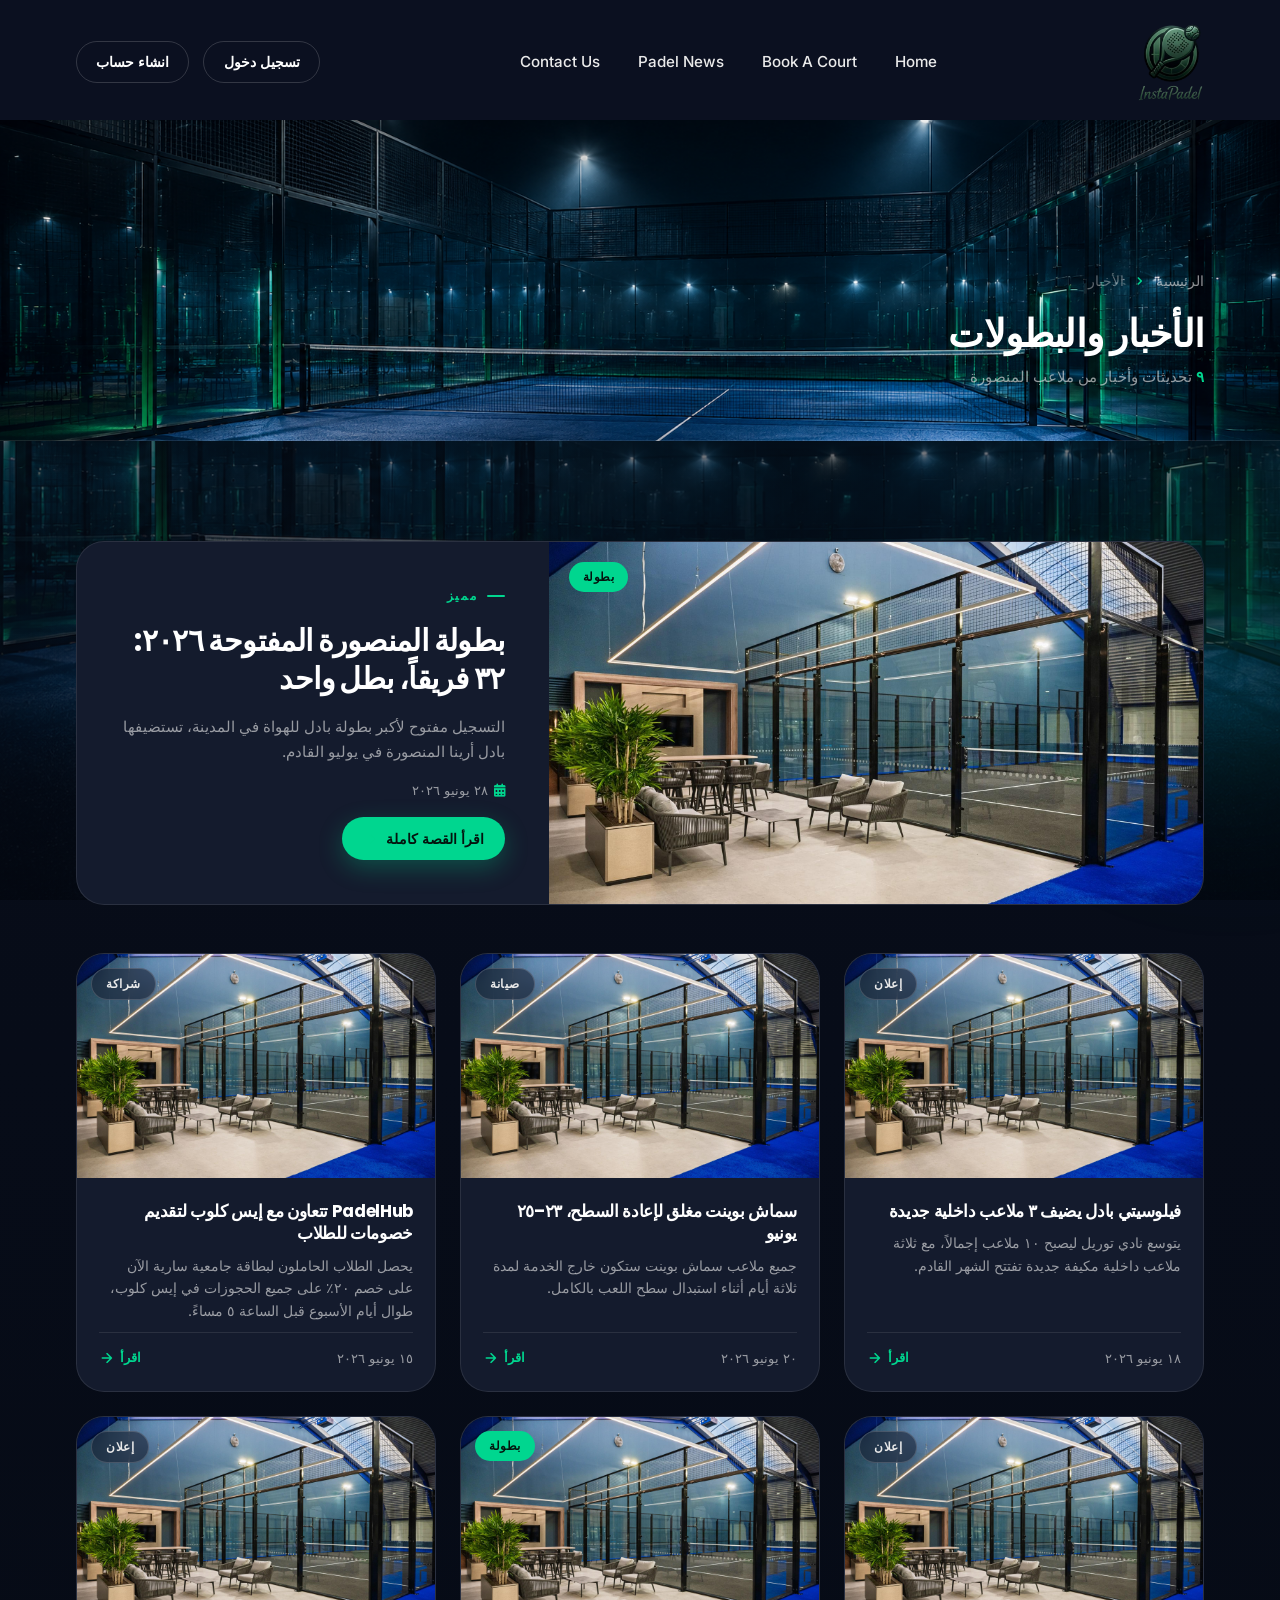
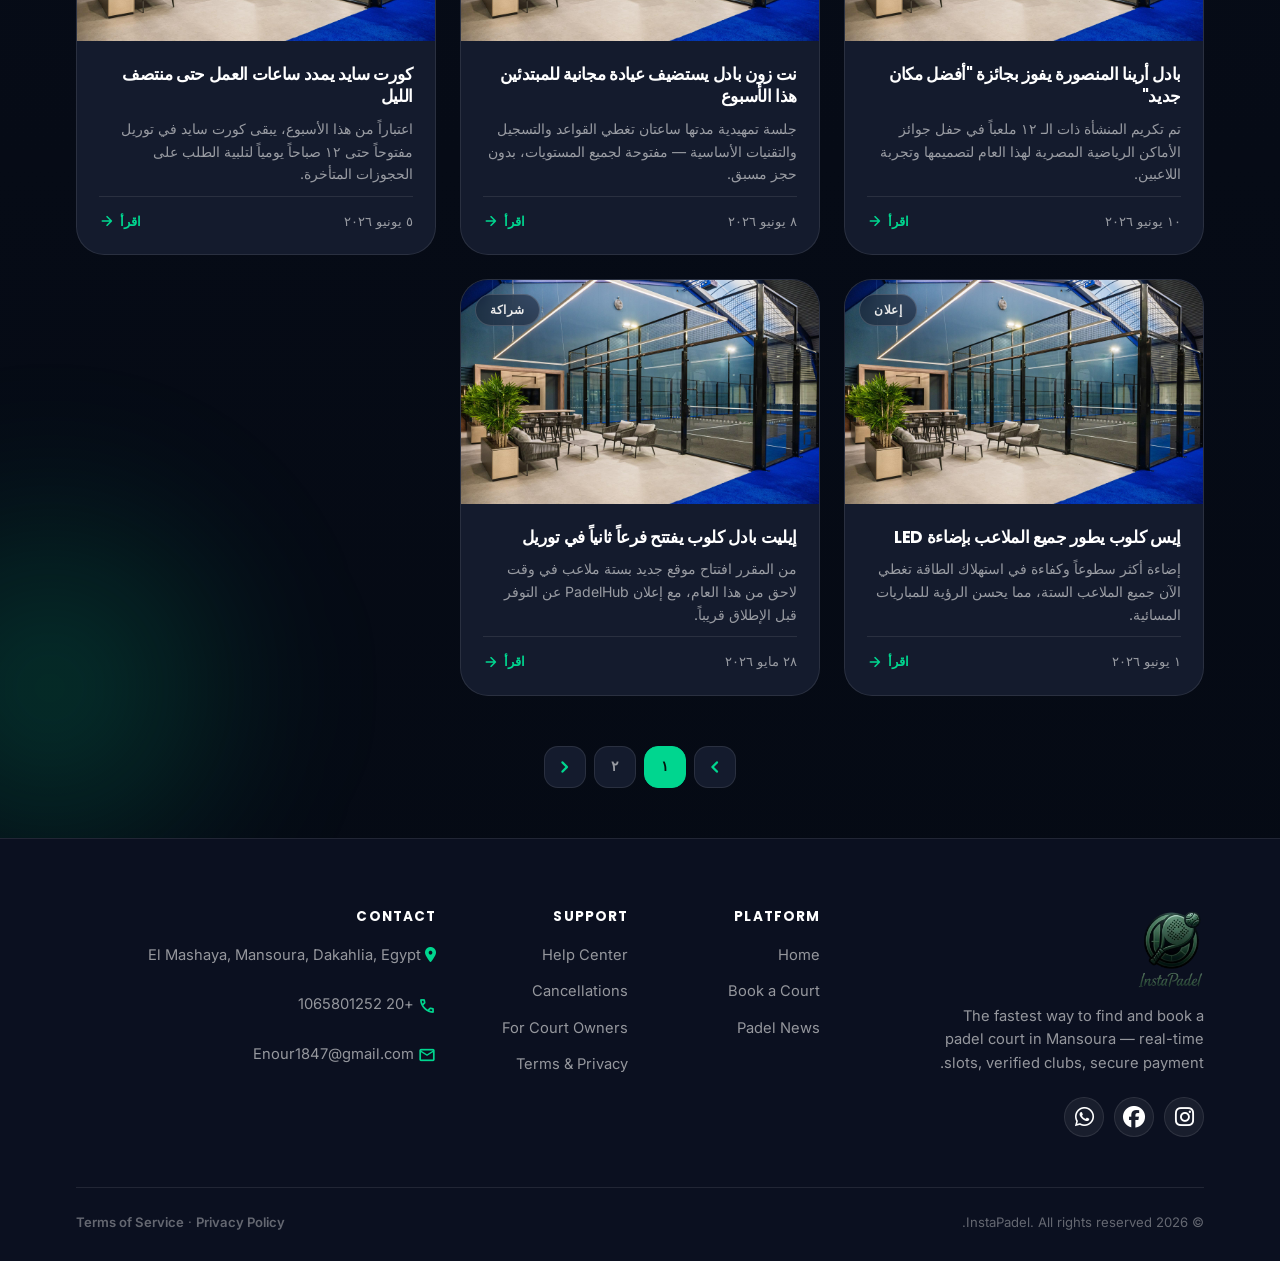
<file: news.html>
<!doctype html>
<html lang="en">

<head>
    <meta charset="UTF-8" />
    <meta name="viewport" content="width=device-width, initial-scale=1.0" />
    <title>InstaPadel — Book Padel Courts in Mansoura</title>
    <meta name="description"
        content="InstaPadel gathers every padel court in Mansoura into one place. Compare prices, check real-time availability, and book your court in under a minute." />
    <link rel="icon" type="image/png" href="./assets/imgs/logo.png">

    <!-- Fonts -->
    <link rel="preconnect" href="https://fonts.googleapis.com" />
    <link rel="preconnect" href="https://fonts.gstatic.com" crossorigin />
    <link
        href="https://fonts.googleapis.com/css2?family=Poppins:wght@500;600;700;800&family=Inter:wght@400;500;600;700&display=swap"
        rel="stylesheet" />
    <link rel="stylesheet"
        href="https://fonts.googleapis.com/css2?family=Material+Symbols+Rounded:opsz,wght,FILL,GRAD@20..48,100..700,0..1,-50..200" />

    <!-- FontAwesome -->
    <link rel="stylesheet" href="https://cdnjs.cloudflare.com/ajax/libs/font-awesome/6.7.2/css/all.min.css">
    <!-- Bootstrap -->
    <link href="https://cdn.jsdelivr.net/npm/bootstrap@5.3.3/dist/css/bootstrap.min.css" rel="stylesheet" />

    <!-- AOS -->
    <link href="https://cdn.jsdelivr.net/npm/aos@2.3.1/dist/aos.css" rel="stylesheet" />

    <!-- App styles -->
    <link rel="stylesheet" href="./css/login.css">
    <link rel="stylesheet" href="./css/style.css" />
</head>

<body>

    <!-- ===================== Navbar ===================== -->
    <header class="navbar-ph">
        <div class="container d-flex align-items-center justify-content-between">
            <a href="./" class="brand"><img src="./assets/imgs/logo.png" alt=""></a>

            <nav class="nav-links" id="navLinks">
                <a href="./" class="brand logo-mobil"><img src="./assets/imgs/logo.png" alt=""></a>

                <a href="./">Home</a>
                <a href="./courts.html">Book A Court</a>
                <a href="./news.html">Padel News</a>
                <a href="#contact">Contact Us</a>
                <div class="d-flex d-lg-none gap-3 mt-3">
                    <a href="./login.html" class="btn btn-ghost btn-sm">تسجيل دخول</a>
                    <a href="./register.html" class="btn btn-accent btn-sm">انشاء حساب</a>
                </div>
            </nav>

            <div class="navbar-cta">
                <a href="./login.html" class="btn btn-ghost btn-sm">تسجيل دخول</a>
                <a href="./register.html" class="btn btn-ghost btn-sm">انشاء حساب</a>
                <button class="nav-toggle" id="navToggle" aria-label="Toggle menu">
                    <span class="material-symbols-rounded">menu</span>
                </button>
            </div>
        </div>
    </header>

    <main class="details-hero">
        <section class="listing-hero">
            <div class="container">
                <div class="breadcrumb-ph" data-aos="fade-up">
                    <a href="index.html">الرئيسية</a>
                    <span class="material-symbols-rounded">chevron_right</span>
                    <span>الأخبار</span>
                </div>
                <h1 data-aos="fade-up" data-aos-delay="60">الأخبار والبطولات</h1>
                <p class="results-count" data-aos="fade-up" data-aos-delay="100">
                    <b id="newsCount">٩</b> تحديثات وأخبار من ملاعب المنصورة
                </p>
            </div>
        </section>

        <section class="courts-section section" id="courts">
            <div class="courts-overlay"></div>
            <div class="container">

                <!-- ===================== البانر المميز ===================== -->
                <div class="news-feature-banner" data-aos="fade-up">
                    <div class="news-feature-media">
                        <span class="news-tag news-tag-tournament">بطولة</span>
                        <img data-fallback src="./assets/imgs/img1.jpg" alt="بطولة المنصورة المفتوحة ٢٠٢٦">
                    </div>
                    <div class="news-feature-info">
                        <span class="eyebrow">مميز</span>
                        <h2>بطولة المنصورة المفتوحة ٢٠٢٦: ٣٢ فريقاً، بطل واحد</h2>
                        <p>التسجيل مفتوح لأكبر بطولة بادل للهواة في المدينة، تستضيفها بادل أرينا المنصورة في يوليو القادم.</p>
                        <span class="news-date"><i class="fa-solid fa-calendar-days"></i> ٢٨ يونيو ٢٠٢٦</span>
                        <a href="news-details.html" class="btn btn-accent btn-sm" style="width:fit-content;">اقرأ القصة كاملة
                            <span class="material-symbols-rounded" style="font-size:16px;">arrow_forward</span></a>
                    </div>
                </div>


                <!-- ===================== شبكة الأخبار ===================== -->
                <div class="row g-4 mt-4" id="newsGrid">
                    <div class="col-md-6 col-lg-4 news-grid-item" data-category="announcement" data-aos="fade-up">
                        <a href="news-details.html" class="news-card">
                            <div class="news-card-media">
                                <span class="news-tag news-tag-announcement">إعلان</span>
                                <img data-fallback src="./assets/imgs/img1.jpg" alt="ملاعب فيلوسيتي بادل الجديدة">
                            </div>
                            <div class="news-card-body">
                                <h3>فيلوسيتي بادل يضيف ٣ ملاعب داخلية جديدة</h3>
                                <p class="news-card-excerpt">يتوسع نادي توريل ليصبح ١٠ ملاعب إجمالاً، مع ثلاثة ملاعب داخلية مكيفة جديدة تفتتح الشهر القادم.</p>
                                <div class="news-card-foot">
                                    <span class="news-date">١٨ يونيو ٢٠٢٦</span>
                                    <span class="read-more-link">اقرأ <span
                                            class="material-symbols-rounded">arrow_forward</span></span>
                                </div>
                            </div>
                        </a>
                    </div>

                    <div class="col-md-6 col-lg-4 news-grid-item" data-category="maintenance" data-aos="fade-up"
                        data-aos-delay="60">
                        <a href="news-details.html" class="news-card">
                            <div class="news-card-media">
                                <span class="news-tag news-tag-maintenance">صيانة</span>
                                <img data-fallback src="./assets/imgs/img1.jpg" alt="إعادة سطح سماش بوينت">
                            </div>
                            <div class="news-card-body">
                                <h3>سماش بوينت مغلق لإعادة السطح، ٢٣–٢٥ يونيو</h3>
                                <p class="news-card-excerpt">جميع ملاعب سماش بوينت ستكون خارج الخدمة لمدة ثلاثة أيام أثناء استبدال سطح اللعب بالكامل.</p>
                                <div class="news-card-foot">
                                    <span class="news-date">٢٠ يونيو ٢٠٢٦</span>
                                    <span class="read-more-link">اقرأ <span
                                            class="material-symbols-rounded">arrow_forward</span></span>
                                </div>
                            </div>
                        </a>
                    </div>

                    <div class="col-md-6 col-lg-4 news-grid-item" data-category="partnership" data-aos="fade-up"
                        data-aos-delay="120">
                        <a href="news-details.html" class="news-card">
                            <div class="news-card-media">
                                <span class="news-tag news-tag-partnership">شراكة</span>
                                <img data-fallback src="./assets/imgs/img1.jpg" alt="شراكة خصم الطلاب مع إيس كلوب">
                            </div>
                            <div class="news-card-body">
                                <h3>PadelHub تتعاون مع إيس كلوب لتقديم خصومات للطلاب</h3>
                                <p class="news-card-excerpt">يحصل الطلاب الحاملون لبطاقة جامعية سارية الآن على خصم ٢٠٪ على جميع الحجوزات في إيس كلوب، طوال أيام الأسبوع قبل الساعة ٥ مساءً.</p>
                                <div class="news-card-foot">
                                    <span class="news-date">١٥ يونيو ٢٠٢٦</span>
                                    <span class="read-more-link">اقرأ <span
                                            class="material-symbols-rounded">arrow_forward</span></span>
                                </div>
                            </div>
                        </a>
                    </div>

                    <div class="col-md-6 col-lg-4 news-grid-item" data-category="announcement" data-aos="fade-up">
                        <a href="news-details.html" class="news-card">
                            <div class="news-card-media">
                                <span class="news-tag news-tag-announcement">إعلان</span>
                                <img data-fallback src="./assets/imgs/img1.jpg" alt="جائزة بادل أرينا المنصورة">
                            </div>
                            <div class="news-card-body">
                                <h3>بادل أرينا المنصورة يفوز بجائزة "أفضل مكان جديد"</h3>
                                <p class="news-card-excerpt">تم تكريم المنشأة ذات الـ ١٢ ملعباً في حفل جوائز الأماكن الرياضية المصرية لهذا العام لتصميمها وتجربة اللاعبين.</p>
                                <div class="news-card-foot">
                                    <span class="news-date">١٠ يونيو ٢٠٢٦</span>
                                    <span class="read-more-link">اقرأ <span
                                            class="material-symbols-rounded">arrow_forward</span></span>
                                </div>
                            </div>
                        </a>
                    </div>

                    <div class="col-md-6 col-lg-4 news-grid-item" data-category="tournament" data-aos="fade-up"
                        data-aos-delay="60">
                        <a href="news-details.html" class="news-card">
                            <div class="news-card-media">
                                <span class="news-tag news-tag-tournament">بطولة</span>
                                <img data-fallback src="./assets/imgs/img1.jpg" alt="عيادة للمبتدئين في نت زون بادل">
                            </div>
                            <div class="news-card-body">
                                <h3>نت زون بادل يستضيف عيادة مجانية للمبتدئين هذا الأسبوع</h3>
                                <p class="news-card-excerpt">جلسة تمهيدية مدتها ساعتان تغطي القواعد والتسجيل والتقنيات الأساسية — مفتوحة لجميع المستويات، بدون حجز مسبق.</p>
                                <div class="news-card-foot">
                                    <span class="news-date">٨ يونيو ٢٠٢٦</span>
                                    <span class="read-more-link">اقرأ <span
                                            class="material-symbols-rounded">arrow_forward</span></span>
                                </div>
                            </div>
                        </a>
                    </div>

                    <div class="col-md-6 col-lg-4 news-grid-item" data-category="announcement" data-aos="fade-up"
                        data-aos-delay="120">
                        <a href="news-details.html" class="news-card">
                            <div class="news-card-media">
                                <span class="news-tag news-tag-announcement">إعلان</span>
                                <img data-fallback src="./assets/imgs/img1.jpg" alt="ساعات عمل كورت سايد الممتدة">
                            </div>
                            <div class="news-card-body">
                                <h3>كورت سايد يمدد ساعات العمل حتى منتصف الليل</h3>
                                <p class="news-card-excerpt">اعتباراً من هذا الأسبوع، يبقى كورت سايد في توريل مفتوحاً حتى ١٢ صباحاً يومياً لتلبية الطلب على الحجوزات المتأخرة.</p>
                                <div class="news-card-foot">
                                    <span class="news-date">٥ يونيو ٢٠٢٦</span>
                                    <span class="read-more-link">اقرأ <span
                                            class="material-symbols-rounded">arrow_forward</span></span>
                                </div>
                            </div>
                        </a>
                    </div>

                    <div class="col-md-6 col-lg-4 news-grid-item" data-category="announcement" data-aos="fade-up">
                        <a href="news-details.html" class="news-card">
                            <div class="news-card-media">
                                <span class="news-tag news-tag-announcement">إعلان</span>
                                <img data-fallback src="./assets/imgs/img1.jpg" alt="إضاءة LED في إيس كلوب">
                            </div>
                            <div class="news-card-body">
                                <h3>إيس كلوب يطور جميع الملاعب بإضاءة LED</h3>
                                <p class="news-card-excerpt">إضاءة أكثر سطوعاً وكفاءة في استهلاك الطاقة تغطي الآن جميع الملاعب الستة، مما يحسن الرؤية للمباريات المسائية.</p>
                                <div class="news-card-foot">
                                    <span class="news-date">١ يونيو ٢٠٢٦</span>
                                    <span class="read-more-link">اقرأ <span
                                            class="material-symbols-rounded">arrow_forward</span></span>
                                </div>
                            </div>
                        </a>
                    </div>

                    <div class="col-md-6 col-lg-4 news-grid-item" data-category="partnership" data-aos="fade-up"
                        data-aos-delay="60">
                        <a href="news-details.html" class="news-card">
                            <div class="news-card-media">
                                <span class="news-tag news-tag-partnership">شراكة</span>
                                <img data-fallback src="./assets/imgs/img1.jpg" alt="فرع إيليت بادل كلوب الثاني">
                            </div>
                            <div class="news-card-body">
                                <h3>إيليت بادل كلوب يفتتح فرعاً ثانياً في توريل</h3>
                                <p class="news-card-excerpt">من المقرر افتتاح موقع جديد بستة ملاعب في وقت لاحق من هذا العام، مع إعلان PadelHub عن التوفر قبل الإطلاق قريباً.</p>
                                <div class="news-card-foot">
                                    <span class="news-date">٢٨ مايو ٢٠٢٦</span>
                                    <span class="read-more-link">اقرأ <span
                                            class="material-symbols-rounded">arrow_forward</span></span>
                                </div>
                            </div>
                        </a>
                    </div>

                </div>

                <div class="empty-state d-none" id="newsEmptyState">
                    <span class="material-symbols-rounded">search_off</span>
                    <h3>لا توجد أخبار في هذه الفئة بعد</h3>
                    <p>تفقد مرة أخرى قريباً، أو تصفح جميع التحديثات بدلاً من ذلك.</p>
                    <button class="btn btn-accent btn-sm" id="newsEmptyReset">عرض جميع الأخبار</button>
                </div>
<div class="pagination-ph">
                    <span class="page-btn"><span class="material-symbols-rounded">chevron_left</span></span>
                    <span class="page-btn is-active">١</span>
                    <span class="page-btn">٢</span>
                    <span class="page-btn"><span class="material-symbols-rounded">chevron_right</span></span>
            </div>



            </div>
        </section>
    </main>


    <!-- ===================== Footer ===================== -->
    <footer class="footer" id="contact">
        <div class="container">
            <div class="row g-4">
                <div class="col-lg-4 footer-brand" id="about">
                    <a href="./" class="brand">
                        <img src="./assets/imgs/logo.png" alt="">
                    </a>
                    <p>
                        The fastest way to find and book a padel court in Mansoura —
                        real-time slots, verified clubs, secure payment.
                    </p>
                    <div class="social-row">
                        <a href="https://instagram.com/NourElshahawy" target="_blank" aria-label="Instagram">
                            <i class="fa-brands fa-instagram"></i>
                        </a>

                        <a href="https://facebook.com/NourElshahawy" target="_blank" aria-label="Facebook">
                            <i class="fa-brands fa-facebook"></i>
                        </a>

                        <a href="https://wa.me/201065801252" target="_blank" aria-label="WhatsApp">
                            <i class="fa-brands fa-whatsapp"></i>
                        </a>
                    </div>
                </div>

                <div class="col-6 col-lg-2 footer-col">
                    <h4>Platform</h4>
                    <a href="./">Home</a>
                    <a href="#courts">Book a Court</a>
                    <a href="#news">Padel News</a>
                </div>

                <div class="col-6 col-lg-2 footer-col">
                    <h4>Support</h4>
                    <a href="#">Help Center</a>
                    <a href="#">Cancellations</a>
                    <a href="#" data-bs-toggle="modal" data-bs-target="#ownerModal">For Court Owners</a>
                    <a href="#">Terms & Privacy</a>
                </div>

                <div class="col-lg-4 footer-col">
                    <h4>Contact</h4>
                    <ul class="footer-contact">
                        <li>
                            <a href="https://maps.google.com/?q=El+Mashaya+Mansoura+Dakahlia+Egypt" target="_blank">
                                <i class="fa-solid fa-location-dot"></i>
                                El Mashaya, Mansoura, Dakahlia, Egypt
                            </a>
                        </li>

                        <li>
                            <a href="tel:+201065801252">
                                <span class="material-symbols-rounded">call</span>
                                +20 1065801252
                            </a>
                        </li>

                        <li>
                            <a href="mailto:Enour1847@gmail.com">
                                <span class="material-symbols-rounded">mail</span>
                                Enour1847@gmail.com
                            </a>
                        </li>
                    </ul>
                </div>
            </div>

            <div class="footer-bottom">
                <span>© 2026 InstaPadel. All rights reserved.</span>
                <span><a href="./legal.html#terms" class="auth-link">Terms of Service</a> ·
                    <a href="legal.html#privacy" class="auth-link">Privacy Policy</a>
            </div>
        </div>
    </footer>


    <!-- ===================== Court Owner Modal ===================== -->
    <div class="modal fade" id="ownerModal" tabindex="-1" aria-hidden="true">
        <div class="modal-dialog modal-dialog-centered">
            <div class="modal-content owner-modal-content">
                <button type="button" class="btn-close-ph" data-bs-dismiss="modal" aria-label="Close">
                    <span class="material-symbols-rounded">close</span>
                </button>

                <div class="owner-modal-body">
                    <span class="icon-circle owner-modal-icon"><span
                            class="material-symbols-rounded">storefront</span></span>
                    <span class="eyebrow">For Court Owners</span>
                    <h3 class="mt-2">Fill your empty hours. List your court on InstaPadel.</h3>
                    <p class="owner-modal-sub">Thousands of players in Mansoura are searching for a court right now —
                        leave your
                        details and our team will call you within 24 hours to get you listed.</p>

                    <form class="owner-form" id="ownerForm">
                        <div class="field-group">
                            <label for="ownerName">Your Name</label>
                            <div class="field-input-wrap">
                                <span class="material-symbols-rounded field-icon">person</span>
                                <input class="field-input" type="text" id="ownerName" placeholder="Full name" required>
                            </div>
                        </div>
                        <div class="field-group">
                            <label for="ownerPhone">Phone Number</label>
                            <div class="field-input-wrap">
                                <span class="material-symbols-rounded field-icon">call</span>
                                <input class="field-input" type="tel" id="ownerPhone" placeholder="01xx xxx xxxx"
                                    required>
                            </div>
                        </div>
                        <div class="field-group">
                            <label for="ownerEmail">Email</label>
                            <div class="field-input-wrap">
                                <span class="material-symbols-rounded field-icon">mail</span>
                                <input class="field-input" type="email" id="ownerEmail" placeholder="you@example.com"
                                    required>
                            </div>
                        </div>

                        <button type="submit" class="btn btn-accent btn-block">Request a Callback</button>
                    </form>

                    <p class="owner-modal-note"><span class="material-symbols-rounded">schedule</span> We typically
                        respond within
                        24 hours.</p>
                </div>
            </div>
        </div>
    </div>

    <!-- Scripts -->
    <script src="https://cdn.jsdelivr.net/npm/bootstrap@5.3.3/dist/js/bootstrap.bundle.min.js"></script>
    <script src="https://cdn.jsdelivr.net/npm/aos@2.3.1/dist/aos.js"></script>
    <script src="./js/main.js"></script>
</body>

</html>
</file>
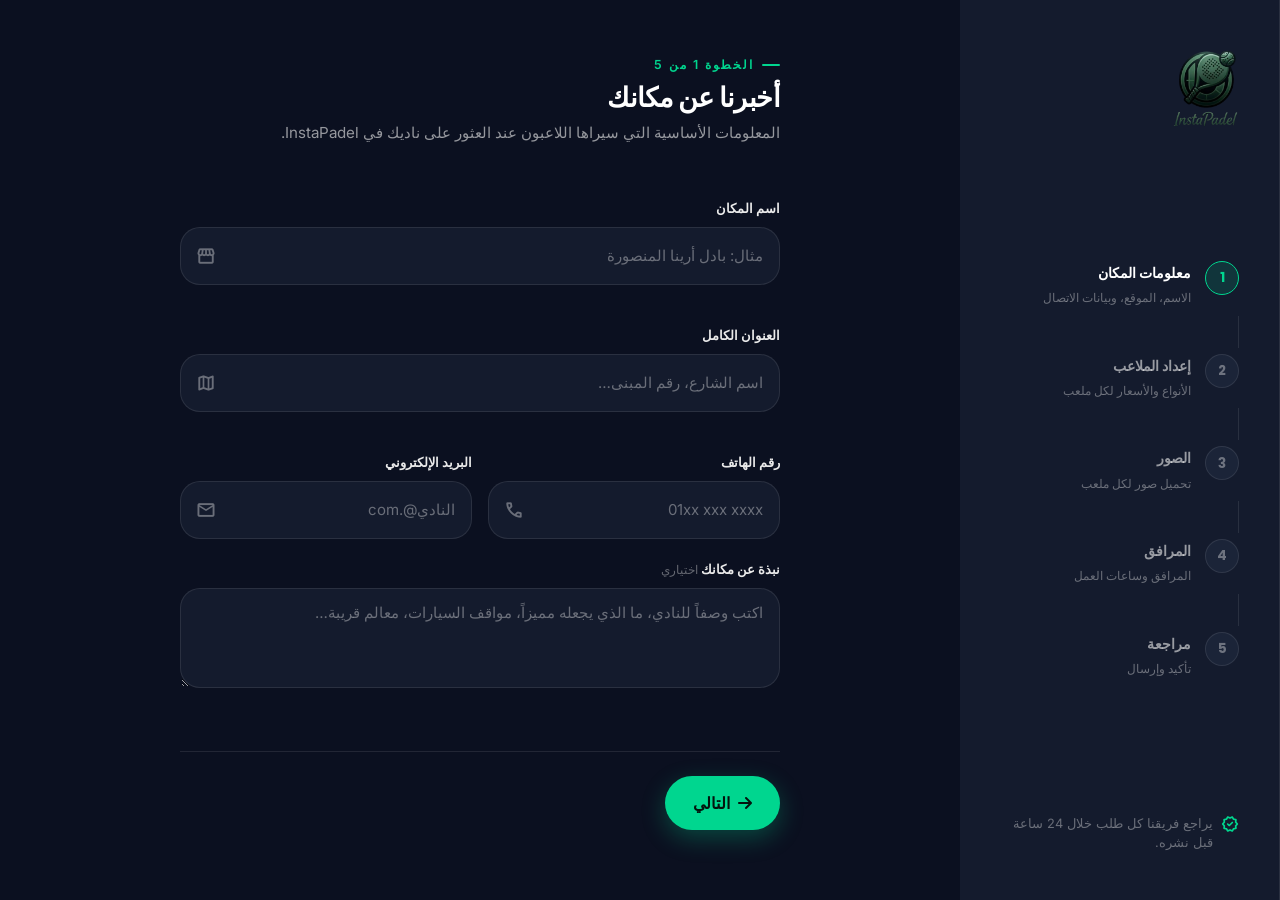
<file: owner-register.html>
<!doctype html>
<html lang="en">
  <head>
    <meta charset="UTF-8" />
    <meta name="viewport" content="width=device-width, initial-scale=1.0" />
    <title>InstaPadel — Book Padel Courts in Mansoura</title>
    <meta
      name="description"
      content="InstaPadel gathers every padel court in Mansoura into one place. Compare prices, check real-time availability, and book your court in under a minute."
    />
    <link rel="icon" type="image/png" href="./assets/imgs/logo.png" />

    <!-- Fonts -->
    <link rel="preconnect" href="https://fonts.googleapis.com" />
    <link rel="preconnect" href="https://fonts.gstatic.com" crossorigin />
    <link
      href="https://fonts.googleapis.com/css2?family=Poppins:wght@500;600;700;800&family=Inter:wght@400;500;600;700&display=swap"
      rel="stylesheet"
    />
    <link
      rel="stylesheet"
      href="https://fonts.googleapis.com/css2?family=Material+Symbols+Rounded:opsz,wght,FILL,GRAD@20..48,100..700,0..1,-50..200"
    />

    <!-- FontAwesome -->
    <link
      rel="stylesheet"
      href="https://cdnjs.cloudflare.com/ajax/libs/font-awesome/6.7.2/css/all.min.css"
    />
    <!-- Bootstrap -->
    <link
      href="https://cdn.jsdelivr.net/npm/bootstrap@5.3.3/dist/css/bootstrap.min.css"
      rel="stylesheet"
    />

    <!-- AOS -->
    <link
      href="https://cdn.jsdelivr.net/npm/aos@2.3.1/dist/aos.css"
      rel="stylesheet"
    />

    <!-- App styles -->
    <link rel="stylesheet" href="./css/login.css" />
    <link rel="stylesheet" href="./css/style.css" />
  </head>

<body class="auth-page">

  <div class="wizard-shell">

    <!-- ===== اللوحة الجانبية ===== -->
    <div class="wizard-side d-none d-lg-flex">
      <a href="index.html" class="brand">
        <img src="./assets/imgs/logo.png" alt="">
      </a>

      <div class="wizard-steps-nav">
        <div class="wnav-item is-active" data-step="1">
          <span class="wnav-num">1</span>
          <div class="wnav-label">
            <b>معلومات المكان</b>
            <span>الاسم، الموقع، وبيانات الاتصال</span>
          </div>
        </div>
        <div class="wnav-connector"></div>
        <div class="wnav-item" data-step="2">
          <span class="wnav-num">2</span>
          <div class="wnav-label">
            <b>إعداد الملاعب</b>
            <span>الأنواع والأسعار لكل ملعب</span>
          </div>
        </div>
        <div class="wnav-connector"></div>
        <div class="wnav-item" data-step="3">
          <span class="wnav-num">3</span>
          <div class="wnav-label">
            <b>الصور</b>
            <span>تحميل صور لكل ملعب</span>
          </div>
        </div>
        <div class="wnav-connector"></div>
        <div class="wnav-item" data-step="4">
          <span class="wnav-num">4</span>
          <div class="wnav-label">
            <b>المرافق</b>
            <span>المرافق وساعات العمل</span>
          </div>
        </div>
        <div class="wnav-connector"></div>
        <div class="wnav-item" data-step="5">
          <span class="wnav-num">5</span>
          <div class="wnav-label">
            <b>مراجعة</b>
            <span>تأكيد وإرسال</span>
          </div>
        </div>
      </div>

      <p class="wizard-side-note">
        <span class="material-symbols-rounded">verified</span>
        يراجع فريقنا كل طلب خلال 24 ساعة قبل نشره.
      </p>
    </div>

    <!-- ===== لوحة النموذج ===== -->
    <div class="wizard-form-col">

      <div class="wizard-topbar d-flex d-lg-none">
        <a href="index.html" class="brand"><span class="dot"></span> InstaPadel</a>
        <span class="wizard-mobile-step">الخطوة <b id="mobileStepNum">1</b> من 5</span>
      </div>

      <div class="wizard-progress d-lg-none">
        <div class="wizard-progress-fill" id="progressFill" style="width:20%"></div>
      </div>

      <div class="wizard-inner">

        <div class="wizard-step is-active" id="step1">
          <div class="step-header">
            <span class="eyebrow">الخطوة 1 من 5</span>
            <h2 class="mt-2">أخبرنا عن مكانك</h2>
            <p>المعلومات الأساسية التي سيراها اللاعبون عند العثور على ناديك في InstaPadel.</p>
          </div>

          <div class="field-group">
            <label for="venueName">اسم المكان</label>
            <div class="field-input-wrap">
              <span class="material-symbols-rounded field-icon">storefront</span>
              <input class="field-input" type="text" id="venueName" placeholder="مثال: بادل أرينا المنصورة" required>
            </div>
          </div>

          <div class="field-group">
            <label for="venueAddress">العنوان الكامل</label>
            <div class="field-input-wrap">
              <span class="material-symbols-rounded field-icon">map</span>
              <input class="field-input" type="text" id="venueAddress" placeholder="اسم الشارع، رقم المبنى…">
            </div>
          </div>

          <div class="row g-3">
            <div class="col-6">
              <div class="field-group mb-0">
                <label for="venuePhone">رقم الهاتف</label>
                <div class="field-input-wrap">
                  <span class="material-symbols-rounded field-icon">call</span>
                  <input class="field-input" type="tel" id="venuePhone" placeholder="01xx xxx xxxx" required>
                </div>
              </div>
            </div>
            <div class="col-6">
              <div class="field-group mb-0">
                <label for="venueEmail">البريد الإلكتروني</label>
                <div class="field-input-wrap">
                  <span class="material-symbols-rounded field-icon">mail</span>
                  <input class="field-input" type="email" id="venueEmail" placeholder="النادي@.com">
                </div>
              </div>
            </div>
          </div>

          <div class="field-group">
            <label for="venueDesc">نبذة عن مكانك <span class="label-optional">اختياري</span></label>
            <textarea class="field-input field-textarea" id="venueDesc"
              placeholder="اكتب وصفاً للنادي، ما الذي يجعله مميزاً، مواقف السيارات، معالم قريبة…"></textarea>
          </div>
        </div>

        <div class="wizard-step" id="step2">
          <div class="step-header">
            <span class="eyebrow">الخطوة 2 من 5</span>
            <h2 class="mt-2">إعداد الملاعب</h2>
            <p>أضف كل ملعب على حدة — الاسم، النوع، والسعر للساعة.</p>
          </div>

          <div id="courtsContainer">
            <!-- سيتم إضافة صفوف الملاعب بواسطة JavaScript -->
          </div>

          <button type="button" class="btn-add-court" id="addCourtBtn">
            <span class="material-symbols-rounded">add_circle</span>
            أضف ملعباً آخر
          </button>
        </div>

        <!-- ======================================
           الخطوة 3 — الصور
      ======================================= -->
        <div class="wizard-step" id="step3">
          <div class="step-header">
            <span class="eyebrow">الخطوة 3 من 5</span>
            <h2 class="mt-2">تحميل صور الملاعب</h2>
            <p>الصور الجيدة تزيد الحجوزات حتى 3 مرات. أضف صورة واحدة على الأقل لكل ملعب.</p>
          </div>

          <div id="photoSections">
            <!-- سيتم إضافة مناطق تحميل الصور بواسطة JavaScript بناءً على بيانات الخطوة 2 -->
          </div>
        </div>

        <!-- ======================================
           الخطوة 4 — المرافق وساعات العمل
      ======================================= -->
        <div class="wizard-step" id="step4">
          <div class="step-header">
            <span class="eyebrow">الخطوة 4 من 5</span>
            <h2 class="mt-2">المرافق وساعات العمل</h2>
            <p>دع اللاعبين يعرفون ما يمكن توقعه عند وصولهم.</p>
          </div>

          <div class="field-group">
            <label>المرافق المتاحة</label>
            <div class="amenity-check-grid">
              <label class="amenity-check-item">
                <input type="checkbox" name="amenities" value="parking">
                <span class="ach-box"><span class="material-symbols-rounded">local_parking</span> موقف سيارات
                  مجاني</span>
              </label>
              <label class="amenity-check-item">
                <input type="checkbox" name="amenities" value="cafeteria">
                <span class="ach-box"><span class="material-symbols-rounded">local_cafe</span> كافتيريا</span>
              </label>
              <label class="amenity-check-item">
                <input type="checkbox" name="amenities" value="showers">
                <span class="ach-box"><span class="material-symbols-rounded">shower</span> حمامات / دُش</span>
              </label>
              <label class="amenity-check-item">
                <input type="checkbox" name="amenities" value="lockers">
                <span class="ach-box"><span class="material-symbols-rounded">lock</span> خزائن</span>
              </label>
              <label class="amenity-check-item">
                <input type="checkbox" name="amenities" value="wifi">
                <span class="ach-box"><span class="material-symbols-rounded">wifi</span> واي فاي مجاني</span>
              </label>
              <label class="amenity-check-item">
                <input type="checkbox" name="amenities" value="proshop">
                <span class="ach-box"><span class="material-symbols-rounded">storefront</span> متجر المحترفين</span>
              </label>
              <label class="amenity-check-item">
                <input type="checkbox" name="amenities" value="floodlights">
                <span class="ach-box"><span class="material-symbols-rounded">light_mode</span> أضواء كاشفة</span>
              </label>
              <label class="amenity-check-item">
                <input type="checkbox" name="amenities" value="academy">
                <span class="ach-box"><span class="material-symbols-rounded">school</span> أكاديمية / تدريب</span>
              </label>
            </div>
          </div>

          <div class="field-group">
            <label>ساعات العمل</label>
            <div class="hours-grid">
              <div class="hours-row">
                <span class="day-label">السبت – الخميس</span>
                <div class="field-input-wrap flex-1">
                  <input class="field-input" type="time" id="weekdayOpen" value="08:00">
                </div>
                <span class="hours-sep">إلى</span>
                <div class="field-input-wrap flex-1">
                  <input class="field-input" type="time" id="weekdayClose" value="24:00">
                </div>
              </div>
              <div class="hours-row">
                <span class="day-label">الجمعة</span>
                <div class="field-input-wrap flex-1">
                  <input class="field-input" type="time" id="fridayOpen" value="10:00">
                </div>
                <span class="hours-sep">إلى</span>
                <div class="field-input-wrap flex-1">
                  <input class="field-input" type="time" id="fridayClose" value="24:00">
                </div>
              </div>
            </div>
          </div>

          <div class="field-group">
            <label for="cancellationPolicy">سياسة الإلغاء</label>
            <div class="field-input-wrap">
              <span class="material-symbols-rounded field-icon">policy</span>
              <select class="field-input" id="cancellationPolicy">
                <option value="flexible">مرن — إلغاء قبل 6 ساعات</option>
                <option value="moderate">معتدل — إلغاء قبل 24 ساعة</option>
                <option value="strict">صارم — لا يُسمح بالإلغاء</option>
              </select>
            </div>
          </div>
        </div>

        <!-- ======================================
           الخطوة 5 — مراجعة
      ======================================= -->
        <div class="wizard-step" id="step5">
          <div class="step-header">
            <span class="eyebrow">الخطوة 5 من 5</span>
            <h2 class="mt-2">مراجعة القائمة</h2>
            <p>كل شيء على ما يرام؟ سيتحقق فريقنا وينشر ملاعبك خلال 24 ساعة.</p>
          </div>

          <div class="review-card" id="reviewContent">
            <!-- سيتم تعبئتها بواسطة JavaScript -->
          </div>

          <div class="review-agree">
            <input type="checkbox" id="agreeTerms">
            <label for="agreeTerms">أؤكد أن جميع المعلومات دقيقة وأوافق على <a href="./legal.html"
                class="auth-link">شروط InstaPadel لأصحاب الملاعب</a>.</label>
          </div>
        </div>

        <!-- ===== أزرار التنقل ===== -->
        <div class="wizard-nav">
          <button type="button" class="btn btn-ghost" id="prevBtn" style="display:none;">
            السابق
            <i class="fa-solid fa-arrow-left"></i>
          </button>
          <button type="button" class="btn btn-accent" id="nextBtn">
            <i class="fa-solid fa-arrow-right"></i>
            التالي 
          </button>
          <button type="button" class="btn btn-accent d-none" id="submitBtn">
            <i class="fa-solid fa-circle-check"></i>
            إرسال القائمة 
          </button>
        </div>

      </div>
    </div>
  </div>

  <script src="https://cdn.jsdelivr.net/npm/bootstrap@5.3.3/dist/js/bootstrap.bundle.min.js"></script>
  <script src="js/auth.js"></script>
</body>



</html>
</file>
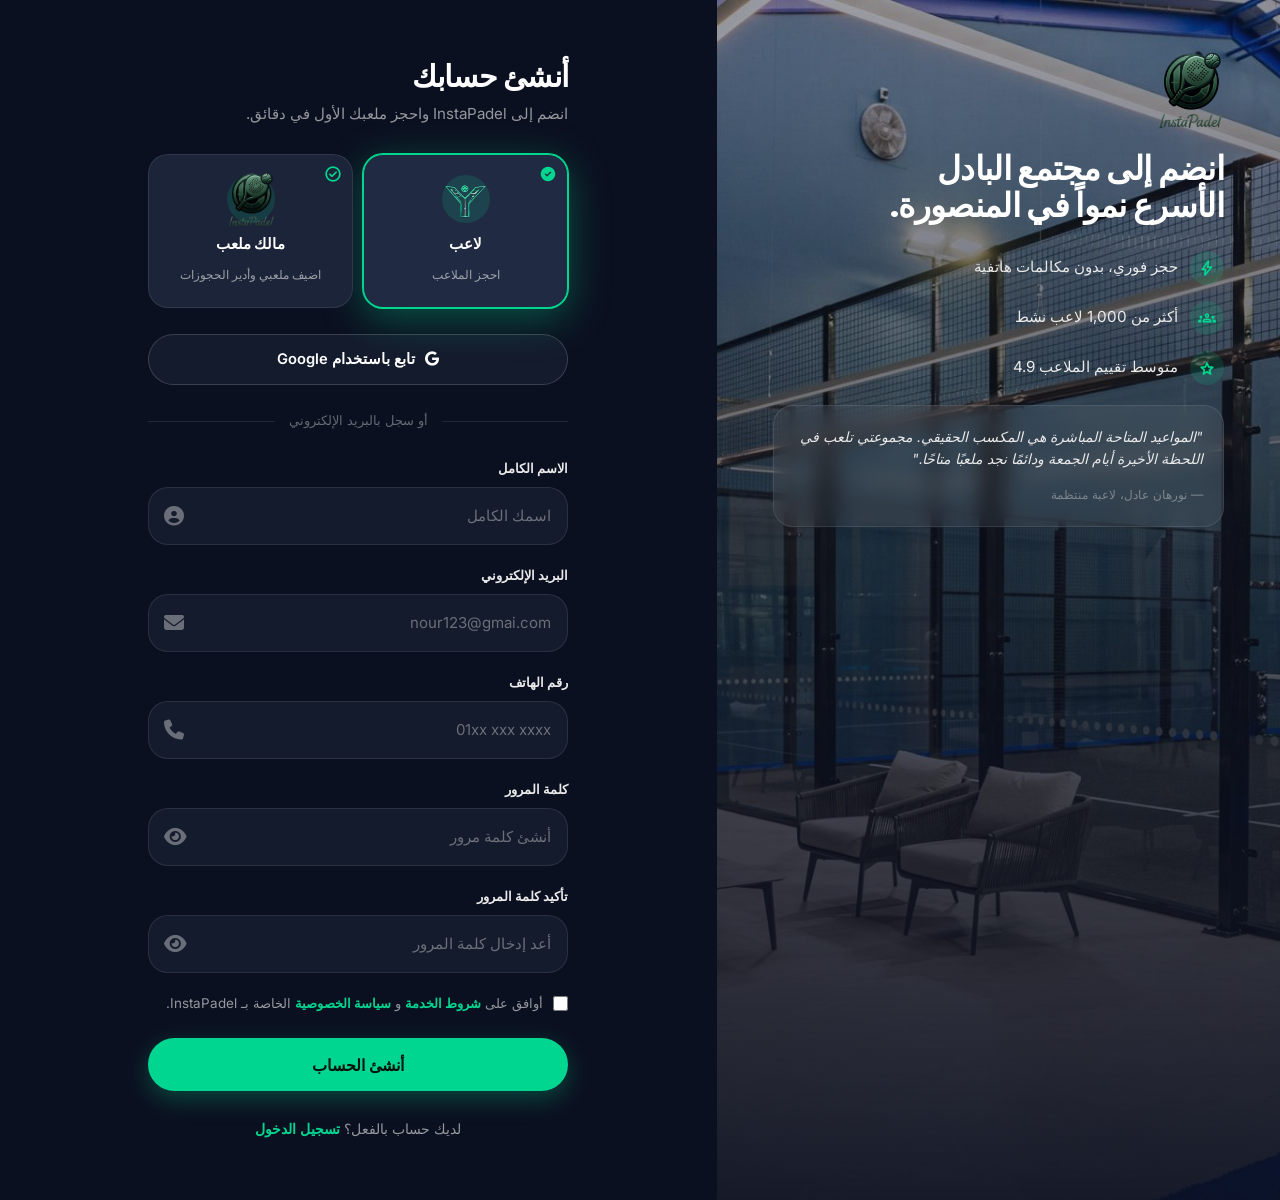
<file: register.html>
<!doctype html>
<html lang="en">

<head>
  <meta charset="UTF-8" />
  <meta name="viewport" content="width=device-width, initial-scale=1.0" />
  <title>InstaPadel — Book Padel Courts in Mansoura</title>
  <meta name="description"
    content="InstaPadel gathers every padel court in Mansoura into one place. Compare prices, check real-time availability, and book your court in under a minute." />
  <link rel="icon" type="image/png" href="./assets/imgs/logo.png" />

  <!-- Fonts -->
  <link rel="preconnect" href="https://fonts.googleapis.com" />
  <link rel="preconnect" href="https://fonts.gstatic.com" crossorigin />
  <link
    href="https://fonts.googleapis.com/css2?family=Poppins:wght@500;600;700;800&family=Inter:wght@400;500;600;700&display=swap"
    rel="stylesheet" />
  <link rel="stylesheet"
    href="https://fonts.googleapis.com/css2?family=Material+Symbols+Rounded:opsz,wght,FILL,GRAD@20..48,100..700,0..1,-50..200" />

  <!-- FontAwesome -->
  <link rel="stylesheet" href="https://cdnjs.cloudflare.com/ajax/libs/font-awesome/6.7.2/css/all.min.css" />
  <!-- Bootstrap -->
  <link href="https://cdn.jsdelivr.net/npm/bootstrap@5.3.3/dist/css/bootstrap.min.css" rel="stylesheet" />

  <!-- AOS -->
  <link href="https://cdn.jsdelivr.net/npm/aos@2.3.1/dist/aos.css" rel="stylesheet" />

  <!-- App styles -->
  <link rel="stylesheet" href="./css/login.css" />
  <link rel="stylesheet" href="./css/style.css" />
</head>

<body class="auth-page">
  <div class="auth-shell">

    <div class="auth-visual d-none d-lg-flex">
      <a href="index.html" class="brand">
        <img src="./assets/imgs/logo.png" alt="" />
      </a>

      <div class="auth-visual-content">
        <h2>انضم إلى مجتمع البادل الأسرع نمواً في المنصورة.</h2>
        <div class="auth-feature-list">
          <div class="item">
            <span class="material-symbols-rounded">bolt</span> حجز فوري، بدون مكالمات هاتفية
          </div>
          <div class="item">
            <span class="material-symbols-rounded">groups</span> أكثر من 1,000 لاعب نشط
          </div>
          <div class="item">
            <span class="material-symbols-rounded">star</span> متوسط تقييم الملاعب 4.9
          </div>
        </div>
      </div>

      <div class="auth-visual-quote">
        <p>
          "المواعيد المتاحة المباشرة هي المكسب الحقيقي. مجموعتي تلعب في اللحظة الأخيرة أيام الجمعة ودائمًا نجد ملعبًا
          متاحًا."
        </p>
        <span>— نورهان عادل، لاعبة منتظمة</span>
      </div>
    </div>

    <div class="auth-form-col">
      <div class="auth-topbar d-flex d-lg-none">
        <a href="index.html" class="brand">
          <img src="./assets/imgs/logo.png" alt="" />
        </a>
      </div>

      <div class="auth-card">
        <h1>أنشئ حسابك</h1>
        <p class="auth-sub">
          انضم إلى InstaPadel واحجز ملعبك الأول في دقائق.
        </p>

        <!-- محدد نوع الحساب -->
        <div class="account-type-selector">
          <div class="type-card is-active" data-type="player">
            <span class="type-icon">
              <img src="./assets/imgs/icon-location.png" alt="">
            </span>
            <div class="type-info">
              <b>لاعب</b>
              <span>احجز الملاعب</span>
            </div>
            <span class="type-check material-symbols-rounded">check_circle</span>
          </div>

          <a href="./owner-register.html" class="type-card" data-type="owner">
            <span class="type-icon owner">
              <img src="./assets/imgs/logo.png" alt="">
            </span>
            <div class="type-info">
              <b>مالك ملعب</b>
              <span>اضيف ملعبي وأدير الحجوزات</span>
            </div>
            <span class="type-check material-symbols-rounded">check_circle</span>
          </a>
        </div>

        <input type="hidden" id="accountType" name="account_type" value="player" />

        <button type="button" class="social-btn">
          <i class="fa-brands fa-google"></i>
          تابع باستخدام Google
        </button>

        <div class="auth-divider">أو سجل بالبريد الإلكتروني</div>

        <form class="auth-form">
          <div class="field-group">
            <label for="regName">الاسم الكامل</label>
            <div class="field-input-wrap">
              <i class="fa-solid fa-circle-user field-icon"></i>
              <input class="field-input" type="text" id="regName" placeholder="اسمك الكامل" required />
            </div>
          </div>

          <div class="field-group">
            <label for="regEmail">البريد الإلكتروني</label>
            <div class="field-input-wrap">
              <i class="fa-solid fa-envelope field-icon"></i>
              <input class="field-input" type="email" id="regEmail" placeholder="nour123@gmai.com" required />
            </div>
          </div>

          <div class="field-group">
            <label for="regPhone">رقم الهاتف</label>
            <div class="field-input-wrap">
              <i class="fa-solid fa-phone field-icon"></i>
              <input class="field-input" type="tel" id="regPhone" placeholder="01xx xxx xxxx" required />
            </div>
          </div>

          <div class="field-group">
            <label for="regPassword">كلمة المرور</label>
            <div class="field-input-wrap">
              <input class="field-input" type="password" id="regPassword"
                placeholder="أنشئ كلمة مرور" required />
              <button type="button" class="field-toggle" aria-label="تبديل ظهور كلمة المرور">
                <i class="fa-solid fa-eye field-icon"></i>
              </button>
            </div>
          </div>

          <div class="field-group">
            <label for="regConfirm">تأكيد كلمة المرور</label>
            <div class="field-input-wrap">
              <input class="field-input" type="password" id="regConfirm" placeholder="أعد إدخال كلمة المرور" required />
              <button type="button" class="field-toggle" aria-label="تبديل ظهور كلمة المرور">
                <i class="fa-solid fa-eye field-icon"></i>
              </button>
            </div>
          </div>

          <div class="terms-row">
            <input type="checkbox" id="regTerms" required />
            <label for="regTerms">أوافق على
              <a href="./legal.html#terms" class="auth-link">شروط الخدمة</a> و
              <a href="./legal.html#privacy" class="auth-link">سياسة الخصوصية</a> الخاصة بـ InstaPadel.
            </label>
          </div>

          <button type="submit" class="btn btn-accent btn-block">
            أنشئ الحساب
          </button>
        </form>

        <p class="auth-switch">
          لديك حساب بالفعل؟
          <a href="login.html" class="auth-link">تسجيل الدخول</a>
        </p>
      </div>
    </div>
  </div>

  <script src="js/auth.js"></script>
</body>

</html>
</file>
<file: css/login.css>
/* ===================== Auth Pages (Login / Register) ===================== */

body{
  direction: rtl;
}
body.auth-page {
  background: var(--bg-primary);
}

.auth-shell {
  min-height: 100vh;
  display: flex;
}

.auth-visual {
  flex: 0 0 44%;
  max-width: 44%;
  gap: 20px;
  position: relative;
  flex-direction: column;
  padding: 50px 56px;
  background: linear-gradient(180deg, rgba(11, 16, 32, 0.4), rgba(11, 16, 32, 0.94)), url(../assets/imgs/img1.jpg) center / cover no-repeat;
}

.auth-visual-content h2 {
  font-size: clamp(1.6rem, 2.6vw, 2.2rem);
  color: var(--white);
  max-width: 380px;
  margin-bottom: 26px;
}

.auth-feature-list {
  display: flex;
  flex-direction: column;
  gap: 16px;
}

.auth-feature-list .item {
  display: flex;
  align-items: center;
  gap: 12px;
  color: var(--light-gray);
  font-size: 0.95rem;
}

.auth-feature-list .item .material-symbols-rounded {
  color: var(--accent);
  background: var(--accent-soft);
  width: 34px;
  height: 34px;
  border-radius: 50%;
  display: flex;
  align-items: center;
  justify-content: center;
  font-size: 18px;
  flex-shrink: 0;
}

.auth-visual-quote {
  background: var(--glass-fill-light);
  border: 1px solid var(--border-glass);
  backdrop-filter: blur(10px);
  border-radius: var(--r-md);
  padding: 20px;
}

.auth-visual-quote p {
  font-size: 0.88rem;
  color: var(--light-gray);
  font-style: italic;
  margin-bottom: 10px;
}

.auth-visual-quote span {
  font-size: 0.78rem;
  color: var(--text-faint);
}

.auth-form-col {
  flex: 1;
  display: flex;
  flex-direction: column;
  align-items: center;
  justify-content: center;
  padding: 60px 24px;
  position: relative;
}

.auth-topbar {
  position: absolute;
  top: 30px;
  left: 30px;
}

.auth-card {
  width: 100%;
  max-width: 420px;
}

.auth-card h1 {
  font-size: 1.9rem;
  color: var(--white);
  margin-bottom: 8px;
}

.auth-card .auth-sub {
  color: var(--text-muted);
  font-size: 0.95rem;
  margin-bottom: 28px;
}

/* ===================== Account Type Selector (Register) ===================== */
.account-type-selector {
  display: grid;
  grid-template-columns: 1fr 1fr;
  gap: 10px;
  margin-bottom: 26px;
}

.type-card {
  display: flex;
  flex-direction: column;
  align-items: center;
  gap: 10px;
  padding: 20px 14px;
  border-radius: var(--r-md);
  border: 1.5px solid var(--border-glass);
  background: var(--bg-elevated);
  cursor: pointer;
  text-align: center;
  position: relative;
  transition: all 0.3s var(--ease);
}
.type-card:hover {
  border-color: var(--accent);
  background: var(--bg-elevated-2);
}
.type-card.is-active {
  border-color: var(--accent);
  background: var(--bg-elevated-2);
  box-shadow:
    0 0 0 1px var(--accent),
    var(--shadow-glow);
}

.type-icon {
  width: 48px;
  height: 48px;
  border-radius: 50%;
  background: rgba(234, 234, 234, 0.07);
  display: flex;
  align-items: center;
  justify-content: center;
  transition: background 0.3s var(--ease);
}
.type-icon .material-symbols-rounded {
  font-size: 22px;
  color: var(--text-muted);
  transition: color 0.3s var(--ease);
}
.type-icon.owner {
  background: var(--accent-soft);
}
.type-icon.owner .material-symbols-rounded {
  color: var(--accent);
}
.type-card.is-active .type-icon {
  background: var(--accent-soft);
}
.type-card.is-active .type-icon .material-symbols-rounded {
  color: var(--accent);
}

.type-info b {
  display: block;
  font-family: var(--font-display);
  font-size: 0.92rem;
  color: var(--white);
  margin-bottom: 4px;
}
.type-info span {
  font-size: 0.76rem;
  color: var(--text-muted);
  line-height: 1.4;
}

.type-check {
  position: absolute;
  top: 10px;
  right: 10px;
  font-size: 18px;
  color: var(--border-glass-strong);
  font-variation-settings: "FILL" 0;
  transition: all 0.3s var(--ease);
}
.type-card.is-active .type-check {
  color: var(--accent);
  font-variation-settings: "FILL" 1;
}

.social-btn {
  width: 100%;
  display: flex;
  align-items: center;
  justify-content: center;
  gap: 10px;
  padding: 13px;
  border-radius: var(--r-pill);
  border: 1px solid var(--border-glass-strong);
  background: var(--bg-secondary);
  color: var(--white);
  font-weight: 600;
  font-size: 0.92rem;
  transition: all 0.3s var(--ease);
}

.social-btn:hover {
  border-color: var(--accent);
  background: var(--bg-elevated);
}

.auth-divider {
  display: flex;
  align-items: center;
  gap: 14px;
  margin: 26px 0;
  color: var(--text-faint);
  font-size: 0.8rem;
}

.auth-divider::before,
.auth-divider::after {
  content: "";
  flex: 1;
  height: 1px;
  background: var(--border-glass);
}

.field-group {
  margin: 20px 0;
}

.field-group label {
  display: block;
  font-size: 0.82rem;
  font-weight: 600;
  color: var(--light-gray);
  margin-bottom: 8px;
}

.field-input-wrap {
  position: relative;
}

.field-input-wrap .field-icon {
  position: absolute;
  left: 16px;
  top: 50%;
  transform: translateY(-50%);
  color: var(--text-faint);
  font-size: 20px;
}

.field-input {
  width: 100%;
  background: var(--bg-secondary);
  border: 1px solid var(--border-glass);
  border-radius: var(--r-md);
  padding: 16px;
  color: var(--white);
  font-family: var(--font-body);
  font-size: 0.94rem;
  transition:
    border-color 0.3s var(--ease),
    background 0.3s var(--ease);
}

.field-input:focus {
  outline: none;
  border-color: var(--accent);
  background: var(--bg-elevated);
}

.field-input::placeholder {
  color: var(--text-faint);
}

.field-toggle {
  position: absolute;
  left: 0;
  top: 50%;
  transform: translateY(-50%);
  color: var(--text-faint);
  cursor: pointer;
  background: none;
  border: 0;
  padding: 0;
  display: flex;
}

.field-toggle:hover {
  color: var(--accent);
}

.field-row-between {
  display: flex;
  align-items: center;
  justify-content: space-between;
  margin-bottom: 24px;
  font-size: 0.86rem;
}

.remember-check {
  display: flex;
  align-items: center;
  gap: 8px;
  color: var(--text-muted);
  cursor: pointer;
}

.remember-check input {
  accent-color: var(--accent);
  width: 15px;
  height: 15px;
}

.auth-link {
  color: var(--accent);
  font-weight: 600;
}

.auth-link:hover {
  text-decoration: underline;
}

.terms-row {
  display: flex;
  align-items: flex-start;
  gap: 10px;
  margin-bottom: 24px;
  font-size: 0.84rem;
  color: var(--text-muted);
}

.terms-row input {
  accent-color: var(--accent);
  width: 15px;
  height: 15px;
  margin-top: 3px;
  flex-shrink: 0;
}

.auth-switch {
  text-align: center;
  margin-top: 26px;
  font-size: 0.9rem;
  color: var(--text-muted);
}

@media (max-width: 991px) {
  .auth-form-col {
    padding-top: 110px;
  }
}

/* ===================================================================
   Owner Registration Wizard
=================================================================== */
.wizard-shell {
  min-height: 100vh;
  display: flex;
}

/* ---- Side panel ---- */
.wizard-side {
  flex: 0 0 320px;
  max-width: 320px;
  flex-direction: column;
  justify-content: space-between;
  padding: 48px 40px;
  background: var(--bg-secondary);
  border-right: 1px solid var(--border-glass);
  position: sticky;
  top: 0;
  height: 100vh;
  overflow-y: auto;
}

.wizard-steps-nav {
  display: flex;
  flex-direction: column;
}

.wnav-item {
  display: flex;
  align-items: flex-start;
  gap: 14px;
  position: relative;
  z-index: 1;
}
.wnav-num {
  width: 34px;
  height: 34px;
  border-radius: 50%;
  flex-shrink: 0;
  display: flex;
  align-items: center;
  justify-content: center;
  background: var(--bg-elevated);
  border: 1.5px solid var(--border-glass);
  font-family: var(--font-display);
  font-size: 0.84rem;
  font-weight: 700;
  color: var(--text-faint);
  transition: all 0.35s var(--ease);
}
.wnav-label b {
  display: block;
  font-size: 0.9rem;
  color: var(--text-muted);
  transition: color 0.35s var(--ease);
}
.wnav-label span {
  font-size: 0.76rem;
  color: var(--text-faint);
}

.wnav-connector {
  width: 1.5px;
  height: 32px;
  background: var(--border-glass);
  margin: 6px 0 6px 16px;
  transition: background 0.35s var(--ease);
}

.wnav-item.is-done .wnav-num {
  background: var(--accent);
  border-color: var(--accent);
  color: #04140e;
}
.wnav-item.is-done .wnav-num::after {
  content: "✓";
}
.wnav-item.is-done + .wnav-connector {
  background: var(--accent);
}

.wnav-item.is-active .wnav-num {
  background: var(--accent-soft);
  border-color: var(--accent);
  color: var(--accent);
}
.wnav-item.is-active .wnav-label b {
  color: var(--white);
}

.wizard-side-note {
  display: flex;
  align-items: flex-start;
  gap: 8px;
  font-size: 0.8rem;
  color: var(--text-faint);
  line-height: 1.5;
}
.wizard-side-note .material-symbols-rounded {
  color: var(--accent);
  font-size: 18px;
  flex-shrink: 0;
  margin-top: 1px;
}

/* ---- Form col ---- */
.wizard-form-col {
  flex: 1;
  display: flex;
  flex-direction: column;
  min-height: 100vh;
}
.wizard-topbar {
  padding: 22px 24px;
  justify-content: space-between;
  align-items: center;
  border-bottom: 1px solid var(--border-glass);
}
.wizard-mobile-step {
  font-size: 0.84rem;
  color: var(--text-muted);
}
.wizard-mobile-step b {
  color: var(--accent);
}

.wizard-progress {
  height: 3px;
  background: var(--border-glass);
}
.wizard-progress-fill {
  height: 100%;
  background: var(--accent);
  transition: width 0.45s var(--ease);
}

.wizard-inner {
  flex: 1;
  padding: 48px 40px;
  max-width: 680px;
  width: 100%;
  margin: 0 auto;
  display: flex;
  flex-direction: column;
  gap: 0;
}

/* ---- Steps ---- */
.wizard-step {
  display: none;
}
.wizard-step.is-active {
  display: flex;
  flex-direction: column;
  gap: 0;
}

.step-header {
  margin-bottom: 32px;
}
.step-header h2 {
  font-size: 1.7rem;
  color: var(--white);
}
.step-header p {
  color: var(--text-muted);
  margin-top: 8px;
  font-size: 0.95rem;
}

/* Reuse field-group / field-input from style.css */

.field-group label {
  display: block;
  font-size: 0.82rem;
  font-weight: 600;
  color: var(--light-gray);
  margin-bottom: 8px;
}
.label-optional {
  color: var(--text-faint);
  font-weight: 400;
  font-size: 0.76rem;
}

.field-textarea {
  resize: vertical;
  min-height: 100px;
  padding-top: 12px !important;
  padding-bottom: 12px !important;
}

/* ---- Court rows (step 2) ---- */
.court-row {
  background: var(--bg-elevated);
  border: 1px solid var(--border-glass);
  border-radius: var(--r-md);
  padding: 18px;
  margin-bottom: 14px;
}
.court-row-header {
  display: flex;
  justify-content: space-between;
  align-items: center;
  margin-bottom: 14px;
}
.court-row-header h4 {
  font-size: 1rem;
  color: var(--white);
}
.btn-remove-court {
  color: var(--text-faint);
  background: none;
  border: none;
  display: flex;
  align-items: center;
  gap: 4px;
  font-size: 0.8rem;
  transition: color 0.3s var(--ease);
  cursor: pointer;
}
.btn-remove-court:hover {
  color: #ff6b6b;
}

.btn-add-court {
  display: flex;
  align-items: center;
  gap: 10px;
  width: 100%;
  padding: 14px;
  border-radius: var(--r-md);
  border: 1.5px dashed var(--border-glass-strong);
  background: transparent;
  color: var(--text-muted);
  font-family: var(--font-body);
  font-size: 0.92rem;
  font-weight: 600;
  cursor: pointer;
  justify-content: center;
  transition: all 0.3s var(--ease);
  margin-top: 4px;
}
.btn-add-court:hover {
  border-color: var(--accent);
  color: var(--accent);
  background: var(--accent-soft);
}
.btn-add-court .material-symbols-rounded {
  color: var(--accent);
  font-size: 20px;
}

/* ---- Photo upload (step 3) ---- */
.photo-section {
  margin-bottom: 28px;
}
.photo-section h4 {
  font-size: 1rem;
  color: var(--white);
  margin-bottom: 14px;
}

.photo-drop-zone {
  border: 2px dashed var(--border-glass-strong);
  border-radius: var(--r-md);
  padding: 32px 20px;
  text-align: center;
  cursor: pointer;
  position: relative;
  transition: all 0.3s var(--ease);
  background: var(--bg-elevated);
}
.photo-drop-zone:hover {
  border-color: var(--accent);
  background: var(--accent-soft);
}
.photo-drop-zone input[type="file"] {
  position: absolute;
  inset: 0;
  opacity: 0;
  cursor: pointer;
  width: 100%;
  height: 100%;
}
.photo-drop-zone .material-symbols-rounded {
  font-size: 36px;
  color: var(--accent);
  margin-bottom: 10px;
}
.photo-drop-zone p {
  font-size: 0.88rem;
  color: var(--text-muted);
  margin: 0;
}
.photo-drop-zone span {
  font-size: 0.78rem;
  color: var(--text-faint);
}

.photo-previews {
  display: flex;
  flex-wrap: wrap;
  gap: 10px;
  margin-top: 12px;
}
.photo-preview-item {
  width: 80px;
  height: 80px;
  border-radius: var(--r-sm);
  position: relative;
  overflow: hidden;
  border: 1px solid var(--border-glass);
}
.photo-preview-item img {
  width: 100%;
  height: 100%;
  object-fit: cover;
}
.photo-preview-item .remove-photo {
  position: absolute;
  top: 4px;
  right: 4px;
  width: 20px;
  height: 20px;
  border-radius: 50%;
  background: rgba(11, 16, 32, 0.8);
  color: var(--white);
  display: flex;
  align-items: center;
  justify-content: center;
  font-size: 12px;
  cursor: pointer;
  border: none;
  transition: background 0.3s var(--ease);
}
.photo-preview-item .remove-photo:hover {
  background: #ff6b6b;
}

/* ---- Amenities grid (step 4) ---- */
.amenity-check-grid {
  display: grid;
  grid-template-columns: repeat(2, 1fr);
  gap: 10px;
}
.amenity-check-item {
  cursor: pointer;
}
.amenity-check-item input {
  display: none;
}
.ach-box {
  display: flex;
  align-items: center;
  gap: 10px;
  padding: 12px 14px;
  border-radius: var(--r-md);
  border: 1.5px solid var(--border-glass);
  background: var(--bg-elevated);
  font-size: 0.88rem;
  color: var(--text-muted);
  font-weight: 600;
  transition: all 0.3s var(--ease);
}
.ach-box .material-symbols-rounded {
  font-size: 18px;
  color: var(--text-faint);
  transition: color 0.3s var(--ease);
}
.amenity-check-item input:checked + .ach-box {
  border-color: var(--accent);
  background: var(--accent-soft);
  color: var(--white);
}
.amenity-check-item input:checked + .ach-box .material-symbols-rounded {
  color: var(--accent);
}

/* ---- Hours (step 4) ---- */
.hours-grid {
  display: flex;
  flex-direction: column;
  gap: 12px;
}
.hours-row {
  display: flex;
  align-items: center;
  gap: 10px;
  flex-wrap: wrap;
}
.day-label {
  font-size: 0.82rem;
  font-weight: 600;
  color: var(--light-gray);
  width: 74px;
  flex-shrink: 0;
}
.hours-sep {
  font-size: 0.82rem;
  color: var(--text-faint);
}
.flex-1 {
  flex: 1;
  min-width: 120px;
}

/* ---- Review (step 5) ---- */
.review-card {
  background: var(--bg-elevated);
  border: 1px solid var(--border-glass);
  border-radius: var(--r-lg);
  padding: 24px;
  margin-bottom: 22px;
}
.review-section {
  margin-bottom: 20px;
  padding-bottom: 20px;
  border-bottom: 1px solid var(--border-glass);
}
.review-section:last-child {
  margin-bottom: 0;
  padding-bottom: 0;
  border-bottom: 0;
}
.review-section h4 {
  font-size: 0.78rem;
  font-weight: 700;
  text-transform: uppercase;
  letter-spacing: 0.07em;
  color: var(--accent);
  margin-bottom: 12px;
}
.review-row {
  display: flex;
  justify-content: space-between;
  font-size: 0.88rem;
  margin-bottom: 8px;
}
.review-row span:first-child {
  color: var(--text-muted);
}
.review-row span:last-child {
  color: var(--white);
  font-weight: 600;
  text-align: right;
  max-width: 60%;
}

.review-agree {
  display: flex;
  align-items: flex-start;
  gap: 10px;
  font-size: 0.84rem;
  color: var(--text-muted);
  margin-bottom: 24px;
}
.review-agree input {
  accent-color: var(--accent);
  width: 16px;
  height: 16px;
  margin-top: 2px;
  flex-shrink: 0;
}

/* ---- Wizard nav ---- */
.wizard-nav {
  display: flex;
  justify-content: space-between;
  align-items: center;
  margin-top: 36px;
  padding-top: 24px;
  border-top: 1px solid var(--border-glass);
}

@media (max-width: 991px) {
  .wizard-inner {
    padding: 32px 24px;
  }
}
@media (max-width: 575px) {
  .amenity-check-grid {
    grid-template-columns: 1fr;
  }
  .hours-row {
    flex-wrap: wrap;
  }
  .day-label {
    width: 100%;
  }
}


#regPhone,#venuePhone{
  text-align: right;
}
</file>
<file: css/style.css>
:root {
  /* --- Brand palette (fixed by brief) --- */
  --bg-primary: #0b1020;
  --bg-secondary: #141b2d;
  --accent: #00d68f;
  --white: #ffffff;
  --light-gray: #eaeaea;

  /* --- Derived tokens --- */
  --accent-dark: #00b377;
  --accent-soft: rgba(0, 214, 143, 0.14);
  --accent-glow: rgba(0, 214, 143, 0.35);
  --bg-elevated: #1b2438;
  --bg-elevated-2: #202b43;
  --border-glass: rgba(234, 234, 234, 0.1);
  --border-glass-strong: rgba(234, 234, 234, 0.18);
  --text-muted: rgba(234, 234, 234, 0.62);
  --text-faint: rgba(234, 234, 234, 0.4);
  --glass-fill: rgba(20, 27, 45, 0.55);
  --glass-fill-light: rgba(255, 255, 255, 0.06);

  /* --- Radii --- */
  --r-lg: 28px;
  --r-md: 20px;
  --r-sm: 14px;
  --r-pill: 999px;

  /* --- Shadows --- */
  --shadow-card: 0 20px 50px rgba(0, 0, 0, 0.35);
  --shadow-lift: 0 30px 70px rgba(0, 0, 0, 0.45);
  --shadow-glow: 0 10px 40px var(--accent-glow);

  /* --- Type --- */
  --font-display: "Poppins", sans-serif;
  --font-body: "Inter", sans-serif;

  /* --- Motion --- */
  --ease: cubic-bezier(0.22, 1, 0.36, 1);
}

*,
*::before,
*::after {
  box-sizing: border-box;
}

html {
  scroll-behavior: smooth;
}

body {
  background: var(--bg-primary);
  color: var(--white);
  font-family: var(--font-body);
  font-weight: 400;
  line-height: 1.6;
  -webkit-font-smoothing: antialiased;
  overflow-x: hidden;
  direction: rtl;
}

h1,
h2,
h3,
h4,
h5,
h6 {
  font-family: var(--font-display);
  font-weight: 700;
  letter-spacing: -0.02em;
  line-height: 1.12;
  margin: 0;
}

p {
  margin: 0;
  color: var(--text-muted);
}

a {
  text-decoration: none;
  color: inherit;
}

ul {
  list-style: none;
  margin: 0;
  padding: 0;
}

img {
  max-width: 100%;
  display: block;
}

button {
  font-family: inherit;
}

::selection {
  background: var(--accent);
  color: var(--bg-primary);
}

:focus-visible {
  outline: 2px solid var(--accent);
  outline-offset: 3px;
  border-radius: 6px;
}

/* Respect reduced motion */
@media (prefers-reduced-motion: reduce) {
  * {
    animation-duration: 0.001ms !important;
    animation-iteration-count: 1 !important;
    transition-duration: 0.001ms !important;
    scroll-behavior: auto !important;
  }
}

.container {
  max-width: 90%;
}

/* background for ios and android */

/* background for ios and android */

/* ===================== Utility / Type scale ===================== */
.eyebrow {
  display: inline-flex;
  align-items: center;
  gap: 8px;
  font-family: var(--font-body);
  font-size: 0.78rem;
  font-weight: 600;
  letter-spacing: 0.16em;
  text-transform: uppercase;
  color: var(--accent);
}

.eyebrow::before {
  content: "";
  width: 18px;
  height: 2px;
  background: var(--accent);
  border-radius: 2px;
}

.section-title {
  font-size: clamp(1.9rem, 3.2vw, 2.7rem);
  color: var(--white);
}

.section-sub {
  color: var(--text-muted);
  font-size: 1.05rem;
  max-width: 560px;
}

.text-accent {
  color: var(--accent);
}

.section {
  padding: 50px 0;
  position: relative;
}


.section-tight {
  position: relative;
  padding: 50px 0;
  overflow: hidden;
  isolation: isolate;
}
.section-tight::before {
  content: "";
  position: absolute;
  inset: 0;
  background-image: url("../assets/imgs/courts-bg.png");
  background-size: contain;
  background-position: center;
  background-attachment: fixed;

  z-index: -3;
}

@media (max-width: 991px) {
  .section {
    padding: 88px 0;
  }
}

@media (max-width: 575px) {
  .section {
    padding: 64px 0;
  }
}

/* ===================== Buttons ===================== */
.btn {
  font-family: var(--font-body);
  font-weight: 600;
  border-radius: var(--r-pill);
  padding: 0.85rem 1.7rem;
  border: 1px solid transparent;
  transition:
    transform 0.35s var(--ease),
    box-shadow 0.35s var(--ease),
    background 0.35s var(--ease),
    color 0.35s var(--ease),
    border-color 0.35s var(--ease);
  display: inline-flex;
  align-items: center;
  justify-content: center;
  gap: 0.5rem;
  white-space: nowrap;
}

.btn:active {
  transform: scale(0.97);
}

.btn-accent {
  background: var(--accent);
  color: #04140e;
  box-shadow: 0 8px 24px rgba(0, 214, 143, 0.28);
}

.btn-accent:hover {
  border: 1px solid var(--accent-dark);
  color: #fff;
  transform: translateY(-2px);
  box-shadow: 0 14px 34px rgba(0, 214, 143, 0.4);
}

.btn-ghost {
  background: transparent;
  color: var(--white);
  border-color: var(--border-glass-strong);
}

.btn-ghost:hover {
  border-color: var(--accent);
  color: var(--accent);
  transform: translateY(-2px);
}

.btn-light {
  background: var(--white);
  color: var(--bg-primary);
}

.btn-light:hover {
  background: var(--light-gray);
  transform: translateY(-2px);
}

.btn-sm {
  padding: 0.6rem 1.2rem;
  font-size: 0.88rem;
}

.btn-block {
  width: 100%;
}

.icon-circle {
  width: 46px;
  height: 46px;
  border-radius: 50%;
  display: inline-flex;
  align-items: center;
  justify-content: center;
  background: var(--accent-soft);
  color: var(--accent);
  flex-shrink: 0;
}

/* ===================== Material symbols sizing ===================== */
.material-symbols-rounded {
  font-variation-settings:
    "FILL" 0,
    "wght" 500,
    "GRAD" 0,
    "opsz" 24;
  vertical-align: middle;
  line-height: 1;
  color: var(--accent);
}

.meta-item i {
  color: var(--accent);
}

/* ===================== Navbar ===================== */
.navbar-ph {
  position: fixed;
  top: 0;
  left: 0;
  right: 0;
  z-index: 1000;
  padding: 22px 0;
  background: transparent;
  transition:
    background 0.4s var(--ease),
    padding 0.4s var(--ease),
    backdrop-filter 0.4s var(--ease),
    border-color 0.4s var(--ease);
  border-bottom: 1px solid transparent;
}

.navbar-ph.is-scrolled {
  padding: 14px 0;
  background: rgb(11, 16, 32);
  -webkit-backdrop-filter: blur(18px) saturate(140%);
  border: 1px solid var(--border-glass);
  border-radius: 20px;
  top: 10px;
  width: 90%;
  margin: auto;
}

.brand {
  display: flex;
  align-items: center;
  gap: 10px;
  font-family: var(--font-display);
  font-weight: 800;
  font-size: 1.32rem;
  color: var(--white);
}

.brand img {
  width: auto;
  height: 80px;
}

.nav-links {
  display: flex;
  align-items: center;
  gap: 38px;
}

.nav-links a {
  font-size: 0.95rem;
  font-weight: 500;
  color: var(--light-gray);
  position: relative;
  transition: color 0.3s var(--ease);
}

.nav-links a::after {
  content: "";
  position: absolute;
  right: 0;
  bottom: -2px;
  width: 0;
  height: 2px;
  background: var(--accent);
  transition: width 0.3s var(--ease);
}

.nav-links a::before {
  content: "";
  position: absolute;
  width: 40px;
  height: 20px;
  background-image: url(../assets/imgs/logo.png);
  background-size: contain;
  background-position: center;
  background-repeat: no-repeat;
  top: 4px;
  right: 0;
  transform: rotate(50deg) translateY(-10px);
  opacity: 0;
  transition: all 0.4s ease;
}

.nav-links a:hover::before {
  opacity: 1;
  transform: rotate(5deg) translateY(0px);
  right: -30px;
}

.nav-links a:hover {
  color: var(--white);
}

.nav-links a:hover::after {
  width: 100%;
}

.navbar-cta {
  display: flex;
  align-items: center;
  gap: 14px;
}

.nav-toggle {
  display: none;
  width: 44px;
  height: 44px;
  border-radius: var(--r-sm);
  border: 1px solid var(--border-glass-strong);
  background: var(--glass-fill-light);
  color: var(--white);
  align-items: center;
  justify-content: center;
}
.nav-toggle span {
  position: absolute;
}
.nav-links .logo-mobil {
  display: none;
}
@media (max-width: 991px) {
  .nav-links {
    position: fixed;
    inset: 0 0 0 auto;
    width: 78%;
    max-width: 340px;
    background: var(--bg-secondary);
    flex-direction: column;
    align-items: center;
    padding: 32px;
    gap: 26px;
    transform: translateX(130%);
    transition: transform 0.45s var(--ease);
    border-left: 1px solid var(--border-glass);
    height: 100vh;
    justify-content: center;
  }
  .nav-links .logo-mobil {
    display: block;
  }

  .nav-links.is-open {
    transform: translateX(0);
  }

  .nav-toggle {
    display: inline-flex;
  }

  .navbar-cta .btn-ghost {
    display: none;
  }
}

/* ===================== Hero ===================== */
.hero {
  position: relative;
  padding-top: 120px;
  padding-bottom: 70px;
  overflow: hidden;
  isolation: isolate;
  min-height: 100vh;
}

.hero::before {
  content: "";
  position: absolute;
  inset: 0;
  background-image: url(../assets/imgs/img1.jpg);
  background-size: cover;
  background-position: center;
  background-attachment: scroll;
  z-index: -3;
}
.hero::after {
  content: "";
  position: absolute;
  inset: 0;
  background: linear-gradient(
    to bottom,
    rgba(5, 10, 20, 0.55) 0%,
    rgba(5, 10, 20, 0.7) 40%,
    rgba(5, 10, 20, 0.92) 100%
  );
  z-index: -2;
}

.hero-shape {
  position: absolute;
  border-radius: 50%;
  filter: blur(2px);
  opacity: 0.5;
  animation: floatY 7s ease-in-out infinite;
  pointer-events: none;
}

.hero-shape.s1 {
  width: 14px;
  height: 14px;
  background: var(--accent);
  top: 22%;
  left: 8%;
  animation-delay: 0s;
}

.hero-shape.s2 {
  width: 9px;
  height: 9px;
  background: var(--white);
  top: 62%;
  left: 14%;
  opacity: 0.35;
  animation-delay: 1.4s;
}

.hero-shape.s3 {
  width: 20px;
  height: 20px;
  border: 2px solid var(--accent);
  background: transparent;
  top: 30%;
  right: 10%;
  animation-delay: 0.7s;
}

.hero-shape.s4 {
  width: 7px;
  height: 7px;
  background: var(--accent);
  top: 74%;
  right: 18%;
  animation-delay: 2.1s;
}

@keyframes floatY {
  0%,
  100% {
    transform: translateY(0);
  }

  50% {
    transform: translateY(-22px);
  }
}

.hero-content {
  position: relative;
  z-index: 2;
  text-align: center;
  max-width: 880px;
  margin: 0 auto;
  height: calc(100vh - 125px);
  display: flex;
  flex-direction: column;
  justify-content: center;
  align-items: center;
}

.hero-badge {
  display: inline-flex;
  align-items: center;
  gap: 9px;
  background: var(--glass-fill);
  border: 1px solid var(--border-glass-strong);
  backdrop-filter: blur(10px);
  padding: 8px 18px;
  border-radius: var(--r-pill);
  font-size: 0.82rem;
  font-weight: 600;
  color: var(--light-gray);
  margin: 24px 0;
}

.hero-badge .pulse-img {
  position: relative;
  width: 20px;
  height: 20px;
}

.hero h1 {
  font-size: clamp(2.3rem, 5.4vw, 4.4rem);
  color: var(--white);
  margin-bottom: 22px;
}

.accent-underline {
  position: relative;
  color: var(--accent);
  white-space: nowrap;
}

.hero-sub {
  font-size: clamp(1rem, 1.6vw, 1.2rem);
  color: var(--text-muted);
  max-width: 600px;
  margin: 0 auto 48px;
}

/* ===================== Search Card ===================== */
.search-card {
  position: relative;
  z-index: 3;
  max-width: 860px;
  width: 100%;
  margin: 0 auto;
  background: rgba(11, 16, 32, 0.75);
  border: 1px solid rgba(255, 255, 255, 0.1);
  backdrop-filter: blur(24px) saturate(160%);
  -webkit-backdrop-filter: blur(24px) saturate(160%);
  border-radius: 24px;
  padding: 10px;
  box-shadow:
    0 32px 64px rgba(0, 0, 0, 0.45),
    0 0 0 1px rgba(0, 214, 143, 0.08) inset;
}

/* top label */
.search-card-label {
  display: flex;
  align-items: center;
  gap: 8px;
  font-size: 0.72rem;
  font-weight: 700;
  color: var(--accent);
  letter-spacing: 0.06em;
  text-transform: uppercase;
  padding: 4px 14px 10px;
}

.search-grid {
  display: flex;
  align-items: stretch;
  background: rgba(255, 255, 255, 0.04);
  border-radius: 18px;
  border: 1px solid rgba(255, 255, 255, 0.07);
  overflow: hidden;
  gap: 0;
}

/* Divider between fields */
.search-divider {
  width: 1px;
  background: rgba(255, 255, 255, 0.07);
  flex-shrink: 0;
  margin: 10px 0;
}

/* Field */
.search-field {
  flex: 1;
  padding: 14px 18px;
  display: flex;
  flex-direction: column;
  gap: 7px;
  transition: background 0.3s ease;
  min-width: 0;
}
.search-field:hover {
  background: rgba(255, 255, 255, 0.04);
}
.search-field:focus-within {
  background: rgba(0, 214, 143, 0.05);
}

.search-field label {
  display: flex;
  align-items: center;
  gap: 6px;
  font-size: 0.68rem;
  font-weight: 700;
  text-transform: uppercase;
  letter-spacing: 0.08em;
  color: var(--text-faint);
  white-space: nowrap;
}
.search-field label .material-symbols-rounded {
  font-size: 14px;
  color: var(--accent);
}

/* Input / Select */
.search-field input,
.search-field select {
  background: transparent;
  border: 0;
  outline: 0;
  color: var(--white);
  font-family: var(--font-body);
  font-size: 0.95rem;
  font-weight: 600;
  width: 100%;
  padding: 0;
  cursor: pointer;
}
.search-field input[type="date"]::-webkit-calendar-picker-indicator {
  filter: invert(0.5);
  cursor: pointer;
}
.search-field select option {
  background: #121826;
  color: #fff;
}

/* Select wrapper */
.select-wrapper {
  position: relative;
}
.select-wrapper select {
  appearance: none;
  padding-right: 22px;
}
.select-arrow {
  position: absolute;
  right: 0;
  top: 50%;
  transform: translateY(-50%);
  font-size: 18px;
  color: var(--accent);
  pointer-events: none;
  transition: transform 0.3s ease;
}
.select-wrapper:focus-within .select-arrow {
  transform: translateY(-50%) rotate(180deg);
}

/* Submit button */
.search-submit {
  display: flex;
  flex-direction: column;
  align-items: center;
  justify-content: center;
  gap: 6px;
  flex-shrink: 0;
  width: 110px;
  background: var(--accent);
  border-radius: 14px;
  margin: 6px;
  text-decoration: none;
  transition: all 0.35s ease;
  position: relative;
  overflow: hidden;
}
.search-submit::before {
  content: "";
  position: absolute;
  inset: 0;
  background: linear-gradient(135deg, rgba(255, 255, 255, 0.15), transparent);
  opacity: 0;
  transition: 0.35s;
}
.search-submit:hover {
  transform: scale(1.03);
  box-shadow: 0 10px 28px rgba(0, 214, 143, 0.35);
  color: #04140e;
}
.search-submit:hover::before {
  opacity: 1;
}
.search-submit:active {
  transform: scale(0.97);
}

.submit-icon {
  font-size: 24px;
  color: #04140e;
  font-variation-settings: "FILL" 1;
}
.submit-text {
  font-size: 0.78rem;
  font-weight: 800;
  color: #04140e;
  white-space: nowrap;
}

/* ===================== Responsive ===================== */
@media (max-width: 768px) {
  .search-grid {
    flex-direction: column;
    border-radius: 16px;
  }
  .search-divider {
    width: auto;
    height: 1px;
    margin: 0 14px;
  }
  .search-submit {
    flex-direction: row;
    width: auto;
    margin: 8px;
    padding: 16px;
    border-radius: 12px;
  }
  .submit-icon {
    font-size: 20px;
  }
  .submit-text {
    font-size: 0.9rem;
  }
}

.hero-meta {
  display: flex;
  justify-content: center;
  gap: 34px;
  margin-top: 34px;
  flex-wrap: wrap;
}

.hero-meta {
  display: flex;
  flex-wrap: wrap;
  gap: 24px;
  margin-top: 32px;
}

.hero-meta .meta-item {
  display: flex;
  align-items: center;
  justify-content: center;
  gap: 10px;

  padding: 5px 0;

  background: transparent;
  border: 1px solid rgba(255, 255, 255, 0.08);

  backdrop-filter: blur(12px);

  border-radius: 10px;
  width: 140px;

  color: var(--white);
  font-size: 0.9rem;
  font-weight: 600;

  transition: 0.35s ease;
}
.section-head .hero-meta {
  justify-content: flex-start;
}

.hero-meta .meta-item:hover {
  transform: translateY(-4px);
  border-color: rgba(0, 221, 145, 0.3);

  box-shadow: 0 10px 30px rgba(0, 221, 145, 0.15);
}

.hero-meta .meta-item i {
  width: 34px;
  height: 34px;

  display: flex;
  align-items: center;
  justify-content: center;

  border-radius: 50%;

  background: rgba(0, 221, 145, 0.12);

  color: var(--accent);

  font-size: 16px;

  transition: 0.35s ease;
}

.hero-meta .meta-item:hover i {
  transform: scale(1.1) rotate(8deg);

  background: rgba(0, 221, 145, 0.2);
}

/* ===================== Section heading row ===================== */
.section-head {
  position: relative;
  z-index: 2;
}

/* .section-head::before{
  content:"";
  position:absolute;

  width:300px;
  height:300px;

  right:150px;
  top:-100px;

  background:
  radial-gradient(
    circle,
    rgba(0,221,145,.25) 0%,
    transparent 70%
  );

  filter: blur(80px);

  z-index:-1;
} */

.courts-section {
  position: relative;
  padding-top: 100px;
  overflow: hidden;
  isolation: isolate;
}
.courts-section::before {
  content: "";
  position: absolute;
  inset: 0;
  background-image: url("../assets/imgs/courts-bg.png");
  background-size: cover;
  background-position: center;
  background-attachment: fixed;

  z-index: -3;
}

.courts-section::after {
  content: "";
  position: absolute;
  inset: 0;

  background: linear-gradient(
    to bottom,
    rgba(5, 10, 20, 0.55) 0%,
    /* فوق - أخف علشان الصورة تظهر */ rgba(5, 10, 20, 0.7) 40%,
    rgba(5, 10, 20, 0.88) 75%,
    /* تحت - أتقل علشان الكروت تنقرأ */ rgba(5, 10, 20, 0.95) 100%
  );

  z-index: -2;
}
.courts-overlay {
  position: absolute;
  inset: 0;
  pointer-events: none;
  z-index: -1;
}

.courts-overlay::before {
  content: "";
  position: absolute;

  width: 500px;
  height: 500px;

  left: -200px;
  bottom: -100px;

  border-radius: 50%;

  background: radial-gradient(
    circle,
    rgba(0, 221, 145, 0.22) 0%,
    rgba(0, 221, 145, 0.08) 40%,
    transparent 75%
  );

  filter: blur(60px);
}

.courts-overlay::after {
  content: "";
  position: absolute;

  width: 400px;
  height: 400px;

  right: -150px;
  top: 0;

  border-radius: 50%;

  background: radial-gradient(
    circle,
    rgba(0, 221, 145, 0.18) 0%,
    transparent 70%
  );

  filter: blur(80px);
}

/* ===================== Court Cards ===================== */
.courts-grid {
  /* transform: translateY(250px); */
  margin-top: 60px;
}
.court-card {
  background: var(--bg-secondary);
  border: 1px solid var(--border-glass);
  border-radius: var(--r-lg);
  overflow: hidden;
  transition:
    transform 0.45s var(--ease),
    box-shadow 0.45s var(--ease),
    border-color 0.45s var(--ease);
  height: 100%;
  display: flex;
  flex-direction: column;
}

.court-card:hover {
  transform: translateY(-8px);
  box-shadow: var(--shadow-lift);
  border-color: var(--border-glass-strong);
}

.court-media {
  position: relative;
  aspect-ratio: 4/3;
  overflow: hidden;
}

.court-media img {
  width: 100%;
  height: 100%;
  object-fit: cover;
  transition: transform 0.7s var(--ease);
}

.court-card:hover .court-media img {
  transform: scale(1.08);
}

.court-media::after {
  content: "";
  position: absolute;
  inset: 0;
  background: linear-gradient(
    180deg,
    transparent 50%,
    rgba(11, 16, 32, 0.85) 100%
  );
}

.court-badge-live {
  position: absolute;
  top: 14px;
  left: 14px;
  z-index: 2;
  display: flex;
  align-items: center;
  gap: 6px;
  background: rgba(11, 16, 32, 0.65);
  backdrop-filter: blur(8px);
  border: 1px solid var(--border-glass-strong);
  border-radius: var(--r-pill);
  padding: 6px 12px;
  font-size: 0.72rem;
  font-weight: 700;
  letter-spacing: 0.03em;
  color: var(--accent);
}

.court-badge-live .pulse-dot {
  width: 6px;
  height: 6px;
  border-radius: 50%;
  background: var(--accent);
  position: relative;
}

.court-badge-live .pulse-dot::after {
  content: "";
  position: absolute;
  inset: -3px;
  border-radius: 50%;
  border: 1px solid var(--accent);
  animation: pulseRing 1.8s ease-out infinite;
}

.court-rating {
  position: absolute;
  top: 14px;
  right: 14px;
  z-index: 2;
  display: flex;
  align-items: center;
  gap: 4px;
  background: rgba(11, 16, 32, 0.65);
  backdrop-filter: blur(8px);
  border-radius: var(--r-pill);
  padding: 6px 11px;
  font-size: 0.78rem;
  font-weight: 700;
  color: var(--white);
}

.court-rating .material-symbols-rounded {
  font-size: 15px;
  color: #ffc453;
}

.court-price-tag {
  position: absolute;
  bottom: 14px;
  left: 14px;
  z-index: 2;
  color: var(--white);
  font-family: var(--font-display);
  font-weight: 700;
  font-size: 1.18rem;
}

.court-price-tag span {
  font-family: var(--font-body);
  font-weight: 500;
  font-size: 0.78rem;
  color: var(--text-muted);
}

.court-body {
  padding: 22px 22px 24px;
  display: flex;
  flex-direction: column;
  gap: 14px;
  flex: 1;
}

.court-name {
  font-size: 1.18rem;
  color: var(--white);
}

.court-loc {
  display: flex;
  align-items: center;
  gap: 6px;
  font-size: 0.86rem;
  color: var(--text-muted);
}

.court-loc .material-symbols-rounded {
  font-size: 16px;
  color: var(--accent);
}

.court-stats {
  display: flex;
  gap: 16px;
  padding: 12px 0;
  border-top: 1px solid var(--border-glass);
  border-bottom: 1px solid var(--border-glass);
}

.court-stats .stat {
  display: flex;
  flex-direction: column;
  gap: 2px;
}

.court-stats .stat b {
  font-family: var(--font-display);
  font-size: 1rem;
  color: var(--white);
}

.court-stats .stat span {
  font-size: 0.72rem;
  color: var(--text-faint);
  text-transform: uppercase;
  letter-spacing: 0.05em;
}

.slot-row {
  display: flex;
  flex-wrap: wrap;
  gap: 8px;
}

.slot-chip {
  font-size: 0.78rem;
  font-weight: 600;
  padding: 6px 12px;
  border-radius: var(--r-pill);
  background: var(--accent-soft);
  color: var(--accent);
  border: 1px solid transparent;
  transition:
    opacity 0.4s var(--ease),
    transform 0.4s var(--ease);
}

.slot-chip.is-taken {
  background: transparent;
  color: var(--text-faint);
  border-color: var(--border-glass);
  text-decoration: line-through;
}

.slot-chip.is-leaving {
  /* opacity: 0; */
  transform: scale(0.7);
}

.court-foot {
  margin-top: auto;
  display: flex;
  align-items: center;
  justify-content: space-between;
  gap: 10px;
}

.court-loc-inline i,
.fa-calendar-days,
.fa-location-dot {
  color: var(--accent);
}
/* ===================== Why choose ===================== */
.feature-card {
  background: transparent;
  border: 1px solid var(--border-glass);
  border-radius: var(--r-lg);
  padding: 34px 28px;
  height: 100%;
  transition:
    transform 0.4s var(--ease),
    border-color 0.4s var(--ease),
    background 0.4s var(--ease);
}

.feature-card:hover {
  transform: translateY(-6px);
  border-color: var(--accent);
  background: var(--bg-elevated);
}

.feature-card .icon-circle {
  width: 56px;
  height: 56px;
  margin-bottom: 22px;
}

.feature-card .icon-circle .material-symbols-rounded {
  font-size: 26px;
}

.feature-card h3 {
  font-size: 1.18rem;
  color: var(--white);
  margin-bottom: 10px;
}

.feature-card p {
  font-size: 0.92rem;
}

/* ===================== Stats ===================== */
.stats-band {
  background: var(--bg-secondary);
  border: 1px solid var(--border-glass);
  border-radius: var(--r-lg);
  padding: 50px 30px;
}

.stat-block {
  text-align: center;
}

.stat-block .num {
  font-family: var(--font-display);
  font-weight: 800;
  font-size: clamp(2rem, 4vw, 3rem);
  color: var(--accent);
  display: flex;
  align-items: baseline;
  justify-content: center;
  gap: 2px;
}

.stat-block .label {
  margin-top: 8px;
  font-size: 0.86rem;
  color: var(--text-muted);
  text-transform: uppercase;
  letter-spacing: 0.07em;
  font-weight: 600;
}

/* ===================== CTA Band ===================== */
.cta-band {
  position: relative;
  border-radius: var(--r-lg);
  overflow: hidden;
  padding: 80px 40px;
  text-align: center;
  background:
    radial-gradient(
      circle at 30% 20%,
      rgba(0, 214, 143, 0.22),
      transparent 55%
    ),
    radial-gradient(
      circle at 80% 80%,
      rgba(0, 214, 143, 0.14),
      transparent 50%
    ),
    var(--bg-secondary);
  border: 1px solid var(--border-glass);
}

.cta-band h2 {
  font-size: clamp(2rem, 4vw, 3rem);
  margin-bottom: 16px;
}

.cta-band p {
  max-width: 480px;
  margin: 0 auto 34px;
  font-size: 1.02rem;
}

/* ===================== Footer ===================== */
.footer {
  border-top: 1px solid var(--border-glass);
  padding: 70px 0 28px;
}

.footer-brand p {
  margin-top: 16px;
  max-width: 280px;
  font-size: 0.92rem;
}

.footer-col h4 {
  font-size: 0.84rem;
  font-weight: 700;
  color: var(--white);
  text-transform: uppercase;
  letter-spacing: 0.08em;
  margin-bottom: 20px;
}

.footer-col a {
  display: block;
  color: var(--text-muted);
  font-size: 0.92rem;
  margin-bottom: 13px;
  transition: color 0.3s var(--ease);
}

.footer-col a:hover {
  color: var(--accent);
}

.footer-contact li {
  display: flex;
  gap: 10px;
  align-items: flex-start;
  color: var(--text-muted);
  font-size: 0.92rem;
  margin-bottom: 13px;
}

.footer-contact .material-symbols-rounded {
  color: var(--accent);
  font-size: 18px;
  margin-top: 1px;
}

.social-row {
  display: flex;
  gap: 10px;
  margin-top: 22px;
}

.social-row a {
  font-size: 22px;
  width: 40px;
  height: 40px;
  border-radius: 50%;
  display: flex;
  align-items: center;
  justify-content: center;
  background: var(--glass-fill-light);
  border: 1px solid var(--border-glass);
  transition:
    background 0.3s var(--ease),
    border-color 0.3s var(--ease),
    transform 0.3s var(--ease);
}

.social-row a:hover {
  background: var(--accent);
  border-color: var(--accent);
  color: #04140e;
  transform: translateY(-3px);
}

.footer-bottom {
  margin-top: 50px;
  padding-top: 24px;
  border-top: 1px solid var(--border-glass);
  display: flex;
  justify-content: space-between;
  flex-wrap: wrap;
  gap: 12px;
  font-size: 0.82rem;
  color: var(--text-faint);
}

.footer-bottom a {
  color: var(--text-faint);
}

.footer-bottom a:hover {
  color: var(--accent);
}

/* ===================================================================
   Court Details Page
=================================================================== */
.details-hero {
  padding-top: 120px;
}

.gallery-main {
  border-radius: var(--r-lg);
  overflow: hidden;
  aspect-ratio: 16/8;
}

.gallery-main img {
  width: 100%;
  height: 100%;
  object-fit: cover;
}

.gallery-thumbs {
  margin-top: 12px;
}

.gallery-thumbs .swiper-slide {
  border-radius: var(--r-sm);
  overflow: hidden;
  aspect-ratio: 1/1;
  opacity: 0.5;
  cursor: pointer;
  transition:
    opacity 0.3s var(--ease),
    outline 0.3s var(--ease);
  outline: 2px solid transparent;
  outline-offset: 2px;
}
.gallery-thumbs .swiper-wrapper {
  display: flex;
}

.gallery-thumbs .swiper-slide-thumb-active {
  opacity: 1;
  outline-color: var(--accent);
}

.gallery-thumbs img {
  width: 100%;
  height: 100%;
  object-fit: cover;
}

.breadcrumb-ph {
  display: flex;
  align-items: center;
  gap: 8px;
  font-size: 0.86rem;
  color: var(--text-faint);
  margin-bottom: 20px;
}

.breadcrumb-ph a {
  color: var(--text-muted);
}

.breadcrumb-ph a:hover {
  color: var(--accent);
}

.breadcrumb-ph .material-symbols-rounded {
  font-size: 16px;
}

.details-title-row {
  display: flex;
  justify-content: space-between;
  align-items: flex-start;
  flex-wrap: wrap;
  gap: 18px;
  margin: 28px 0 8px;
}

.details-title-row h1 {
  font-size: clamp(1.7rem, 3vw, 2.4rem);
}

.details-meta {
  display: flex;
  gap: 22px;
  flex-wrap: wrap;
  margin-top: 12px;
}

.details-meta .item {
  display: flex;
  align-items: center;
  gap: 7px;
  font-size: 0.92rem;
  color: var(--text-muted);
}

.details-meta .item .material-symbols-rounded {
  font-size: 18px;
  color: var(--accent);
}

.details-price-box {
  text-align: right;
}

.details-price-box .price {
  font-family: var(--font-display);
  font-weight: 800;
  font-size: 1.8rem;
  color: var(--accent);
}

.details-price-box .price span {
  font-family: var(--font-body);
  font-size: 0.84rem;
  color: var(--text-muted);
  font-weight: 500;
}

.info-card {
  background: var(--bg-secondary);
  border: 1px solid var(--border-glass);
  border-radius: var(--r-lg);
  padding: 28px;
}

.info-card h3 {
  font-size: 1.15rem;
  margin: 18px 0;
  color: var(--white);
}

.amenity-grid {
  display: flex;
  justify-content: center;
  flex-wrap: wrap;
  gap: 16px;
}

.amenity-item {
  /* width: stretch; */
  display: flex;
  align-items: center;
  gap: 12px;
  background: var(--bg-elevated);
  border: 1px solid var(--border-glass);
  border-radius: var(--r-md);
  padding: 14px 16px;
}

.amenity-item .material-symbols-rounded {
  color: var(--accent);
  font-size: 22px;
}

.amenity-item span {
  font-size: 0.88rem;
  font-weight: 600;
  color: var(--light-gray);
}

.map-frame {
  border-radius: var(--r-lg);
  overflow: hidden;
  border: 1px solid var(--border-glass);
  aspect-ratio: 16/9;
  position: relative;
  background: linear-gradient(
    135deg,
    var(--bg-elevated) 0%,
    var(--bg-secondary) 100%
  );
  display: flex;
  align-items: center;
  justify-content: center;
  flex-direction: column;
  gap: 10px;
}

.map-frame .material-symbols-rounded {
  font-size: 40px;
  color: var(--accent);
}

.map-frame span {
  color: var(--text-muted);
  font-size: 0.9rem;
}

.map-frame .pin-pulse {
  position: absolute;
  width: 14px;
  height: 14px;
  border-radius: 50%;
  background: var(--accent);
  top: 46%;
  left: 48%;
}

.map-frame .pin-pulse::after {
  content: "";
  position: absolute;
  inset: -10px;
  border-radius: 50%;
  border: 2px solid var(--accent);
  animation: pulseRing 2s ease-out infinite;
}

/* ===================== Court Selector ===================== */
.court-selector {
  display: grid;
  grid-template-columns: repeat(3, 1fr);
  gap: 10px;
  margin-bottom: 28px;
}

.court-pill {
  width: 100%;
  height: 150px;
  display: flex;
  flex-direction: column;
  align-items: center;
  gap: 8px;
  padding: 16px 10px;
  background: var(--bg-elevated);
  border: 1px solid var(--border-glass);
  border-radius: var(--r-md);
  cursor: pointer;
  text-align: center;
  transition: all 0.3s var(--ease);
  position: relative;
  overflow: hidden;
}
.court-pill::before {
  content: "";
  position: absolute;
  inset: 0;
  background: var(--accent-soft);
  opacity: 0;
  transition: opacity 0.3s var(--ease);
}
.court-pill:hover {
  border-color: var(--accent);
  transform: translateY(-2px);
}
.court-pill:hover::before {
  opacity: 1;
}
.court-pill.is-active {
  border-color: var(--accent);
  background: var(--bg-elevated-2);
  box-shadow:
    0 0 0 1px var(--accent),
    var(--shadow-glow);
}
.court-pill.is-active::before {
  opacity: 1;
}
.court-img {
  position: absolute;
  inset: 0;
  width: 100%;
  height: 100%;
}
.court-img img {
  width: 100%;
  height: 100%;
  object-fit: cover;
  transition: transform 0.5s var(--ease);
}
.court-pill:hover .court-img img {
  transform: scale(1.07);
}

.court-img::after {
  content: "";
  position: absolute;
  inset: 0;
  background: linear-gradient(
    180deg,
    rgba(11, 16, 32, 0.08) 0%,
    rgba(11, 16, 32, 0.55) 50%,
    rgba(11, 16, 32, 0.9) 100%
  );
}

.court-pill-info {
  position: absolute;
  bottom: 0;
  left: 0;
  right: 0;
  z-index: 2;
  padding: 12px;
  display: flex;
  flex-direction: column;
  gap: 2px;
}
.court-pill-name {
  font-family: var(--font-display);
  font-size: 0.92rem;
  font-weight: 700;
  color: var(--white);
}
.court-pill-type {
  font-size: 0.7rem;
  color: rgba(255, 255, 255, 0.6);
  text-transform: uppercase;
  letter-spacing: 0.06em;
}
.court-pill-status {
  position: absolute;
  top: 10px;
  right: 10px;
  z-index: 2;
  font-size: 0.68rem;
  font-weight: 700;
  padding: 4px 10px;
  border-radius: var(--r-pill);
  letter-spacing: 0.03em;
  backdrop-filter: blur(6px);
}
.court-pill-status.available {
  background: rgba(0, 214, 143, 0.2);
  color: var(--accent);
  border: 1px solid rgba(0, 214, 143, 0.3);
}
.court-pill-status.busy {
  background: rgba(0, 0, 0, 0.4);
  color: rgba(255, 255, 255, 0.5);
  border: 1px solid rgba(255, 255, 255, 0.1);
}

/* Busy court مش ممكن تختاره */
.court-pill:has(.busy) {
  opacity: 0.6;
  cursor: not-allowed;
}
.court-pill:has(.busy):hover {
  transform: none;
  border-color: var(--border-glass);
}
.court-pill:has(.busy)::before {
  display: none;
}

@media (max-width: 575px) {
  .court-selector {
    grid-template-columns: repeat(2, 1fr);
  }
  .amenity-item {
    width: stretch;
  }
}

/* Calendar / slots */
.date-strip {
  display: flex;
  gap: 10px;
  overflow-x: auto;
  padding-bottom: 6px;
  scrollbar-width: none;
}

.date-strip::-webkit-scrollbar {
  display: none;
}

.date-pill {
  flex: 0 0 auto;
  width: 64px;
  padding: 12px 0;
  margin: 12px 0;
  text-align: center;
  border-radius: var(--r-md);
  border: 1px solid var(--border-glass);
  background: var(--bg-elevated);
  cursor: pointer;
  transition:
    background 0.3s var(--ease),
    border-color 0.3s var(--ease),
    transform 0.3s var(--ease);
}

.date-pill .dow {
  display: block;
  font-size: 0.7rem;
  color: var(--text-faint);
  text-transform: uppercase;
  letter-spacing: 0.05em;
}

.date-pill .dom {
  display: block;
  font-family: var(--font-display);
  font-weight: 700;
  font-size: 1.15rem;
  color: var(--white);
  margin-top: 4px;
}

.date-pill:hover {
  border-color: var(--accent);
  transform: translateY(-2px);
}

.date-pill.is-active {
  background: var(--accent);
  border-color: var(--accent);
}

.date-pill.is-active .dow,
.date-pill.is-active .dom {
  color: #04140e;
}

.slot-grid {
  display: grid;
  grid-template-columns: repeat(auto-fill, minmax(96px, 1fr));
  gap: 10px;
  margin-top: 22px;
}

.slot-btn {
  padding: 13px 8px;
  text-align: center;
  border-radius: var(--r-md);
  border: 1px solid var(--border-glass);
  background: var(--bg-elevated);
  font-weight: 600;
  font-size: 0.92rem;
  color: var(--light-gray);
  transition: all 0.3s var(--ease);
  cursor: pointer;
}

.slot-btn:hover:not(.is-disabled) {
  border-color: var(--accent);
  color: var(--accent);
  transform: translateY(-2px);
}

.slot-btn.is-active {
  background: var(--accent);
  border-color: var(--accent);
  color: #04140e;
  box-shadow: var(--shadow-glow);
}

.slot-btn.is-disabled {
  opacity: 0.32;
  text-decoration: line-through;
  cursor: not-allowed;
}

.btn.disabled {
  opacity: 0.45;
  pointer-events: none;
  cursor: not-allowed;
}

/* Booking summary sticky */
.booking-summary {
  position: sticky;
  /* top: 110px; */
  background: var(--bg-secondary);
  border: 1px solid var(--border-glass);
  border-radius: var(--r-lg);
  padding: 26px;
  box-shadow: var(--shadow-card);
}

.booking-summary h3 {
  font-size: 1.1rem;
  margin-bottom: 18px;
}

.summary-row {
  display: flex;
  justify-content: space-between;
  padding: 12px 0;
  border-bottom: 1px solid var(--border-glass);
  font-size: 0.92rem;
}

.summary-row span:first-child {
  color: var(--text-muted);
}

.summary-row span:last-child {
  font-weight: 600;
  color: var(--white);
}

.summary-total {
  display: flex;
  justify-content: space-between;
  align-items: center;
  margin: 18px 0 22px;
}

.summary-total b {
  font-family: var(--font-display);
  font-size: 1.4rem;
  color: var(--accent);
}

@media (max-width: 991px) {
  .booking-summary {
    position: relative;
    top: auto;
    margin-top: 30px;
  }
}

/* ===================================================================
   Courts Listing Page
=================================================================== */
.listing-hero {
  padding: 150px 0 50px;
  background-image: url("../assets/imgs/courts-bg.png");
  background-size: cover;
  background-position: center;
  background-attachment: scroll;

  z-index: -3;
  border-bottom: 1px solid var(--border-glass);
}

.listing-hero h1 {
  font-size: clamp(1.7rem, 3vw, 2.5rem);
}

.listing-hero .results-count {
  color: var(--text-muted);
  margin-top: 10px;
  font-size: 0.96rem;
}

.listing-hero .results-count b {
  color: var(--accent);
}

.listing-search {
  margin-top: 30px;
}

.listing-search .search-card {
  max-width: 100%;
  margin: 0;
  padding: 10px;
}

.listing-search .search-grid {
  grid-template-columns: 1.2fr 1fr 1fr auto;
}

.filter-toggle-mobile {
  display: none;
}

.filter-card {
  background: var(--bg-secondary);
  border: 1px solid var(--border-glass);
  border-radius: var(--r-lg);
  padding: 26px;
  position: sticky;
  top: 110px;
}

.filter-card h3 {
  font-size: 1.05rem;
  margin-bottom: 6px;
}

.filter-card .clear-filters {
  font-size: 0.8rem;
  color: var(--accent);
  font-weight: 600;
  cursor: pointer;
}

.filter-card .filter-head {
  display: flex;
  justify-content: space-between;
  align-items: center;
  margin-bottom: 20px;
}

.filter-group {
  padding: 18px 0;
  border-bottom: 1px solid var(--border-glass);
}

.filter-group:last-child {
  border-bottom: 0;
  padding-bottom: 4px;
}

.filter-group .filter-label {
  font-size: 0.78rem;
  font-weight: 700;
  text-transform: uppercase;
  letter-spacing: 0.06em;
  color: var(--light-gray);
  margin-bottom: 14px;
  display: block;
}

.check-row {
  display: flex;
  align-items: center;
  gap: 10px;
  margin-bottom: 11px;
  cursor: pointer;
}

.check-row input {
  accent-color: var(--accent);
  width: 16px;
  height: 16px;
}

.check-row label {
  font-size: 0.88rem;
  color: var(--text-muted);
  cursor: pointer;
}

.check-row:hover label {
  color: var(--light-gray);
}

.range-value {
  display: flex;
  justify-content: space-between;
  font-size: 0.84rem;
  color: var(--accent);
  font-weight: 700;
  margin-bottom: 10px;
}

.range-slider {
  width: 100%;
  accent-color: var(--accent);
  height: 4px;
}

.chip-select {
  display: flex;
  flex-wrap: wrap;
  gap: 8px;
}

.chip-option {
  padding: 7px 14px;
  border-radius: var(--r-pill);
  border: 1px solid var(--border-glass);
  background: var(--bg-elevated);
  font-size: 0.82rem;
  font-weight: 600;
  color: var(--text-muted);
  cursor: pointer;
  transition: all 0.3s var(--ease);
}

.chip-option:hover {
  border-color: var(--accent);
  color: var(--light-gray);
}

.chip-option.is-active {
  background: var(--accent);
  border-color: var(--accent);
  color: #04140e;
}

.results-toolbar {
  display: flex;
  align-items: center;
  justify-content: space-between;
  flex-wrap: wrap;
  gap: 14px;
  margin-bottom: 28px;
}

.results-toolbar .count {
  font-size: 0.94rem;
  color: var(--text-muted);
}

.results-toolbar .count b {
  color: var(--white);
}

.sort-select {
  background: var(--bg-secondary);
  border: 1px solid var(--border-glass);
  color: var(--white);
  border-radius: var(--r-pill);
  padding: 10px 18px;
  font-size: 0.86rem;
  font-weight: 600;
}

.sort-select:focus {
  outline: none;
  border-color: var(--accent);
}

.pagination-ph {
  display: flex;
  align-items: center;
  justify-content: center;
  gap: 8px;
  margin-top: 50px;
}

.page-btn {
  width: 42px;
  height: 42px;
  border-radius: var(--r-sm);
  display: flex;
  align-items: center;
  justify-content: center;
  border: 1px solid var(--border-glass);
  background: var(--bg-secondary);
  font-weight: 600;
  font-size: 0.88rem;
  color: var(--text-muted);
  transition: all 0.3s var(--ease);
  cursor: pointer;
}

.page-btn:hover {
  border-color: var(--accent);
  color: var(--accent);
}

.page-btn.is-active {
  background: var(--accent);
  border-color: var(--accent);
  color: #04140e;
}

.empty-state {
  text-align: center;
  padding: 70px 20px;
  background: var(--bg-secondary);
  border: 1px solid var(--border-glass);
  border-radius: var(--r-lg);
}

.empty-state .material-symbols-rounded {
  font-size: 46px;
  color: var(--accent);
  margin-bottom: 16px;
}

.empty-state h3 {
  margin-bottom: 8px;
}

.empty-state p {
  max-width: 380px;
  margin: 0 auto 24px;
}

@media (max-width: 991px) {
  .filter-card {
    position: relative;
    top: auto;
  }

  .filter-sidebar-col {
    display: none;
  }

  .filter-sidebar-col.is-open {
    display: block;
  }

  .filter-toggle-mobile {
    display: flex;
    align-items: center;
    gap: 8px;
    background: var(--bg-secondary);
    border: 1px solid var(--border-glass-strong);
    border-radius: var(--r-pill);
    padding: 10px 18px;
    font-size: 0.88rem;
    font-weight: 600;
    color: var(--white);
  }

  .listing-search .search-grid {
    grid-template-columns: 1fr 1fr;
  }
}

/* ===================== News & Tournaments ===================== */

.news-section {
  position: relative;
  padding-top: 100px;
  overflow: hidden;
  isolation: isolate;
}
.news-section::before {
  content: "";
  position: absolute;
  inset: 0;
  background-image: url("../assets/imgs/courts-bg.png");
  background-size: cover;
  background-position: center;
  background-attachment: scroll;

  z-index: -3;
}

.news-section::after {
  content: "";
  position: absolute;
  inset: 0;

  background: linear-gradient(
    to bottom,
    rgba(5, 10, 20, 0.55) 0%,
    /* فوق - أخف علشان الصورة تظهر */ rgba(5, 10, 20, 0.7) 40%,
    rgba(5, 10, 20, 0.88) 75%,
    /* تحت - أتقل علشان الكروت تنقرأ */ rgba(5, 10, 20, 0.95) 100%
  );

  z-index: -2;
}
.news-section .courts-overlay::before {
  top: -200px;
}
.news-section .courts-overlay::after {
  top: 65%;
}
.news-featured {
  position: relative;
  display: block;
  height: 100%;
  min-height: 420px;
  border-radius: var(--r-lg);
  overflow: hidden;
  border: 1px solid var(--border-glass);
}

.news-featured .more-details {
  position: absolute;
  top: 20px;
  right: -10px;

  width: fit-content;
  background: #638145;
  color: #fff;
  padding: 10px 25px;

  border-radius: 30px 0 0 30px;
  font-size: 14px;
  font-weight: 600;

  box-shadow: 0 10px 25px rgba(0, 0, 0, 0.15);
  z-index: 3;
}

.news-featured img {
  position: absolute;
  inset: 0;
  width: 100%;
  height: 100%;
  object-fit: cover;
  transition: transform 0.6s var(--ease);
}

.news-featured:hover img {
  transform: scale(1.05);
}

.news-featured::after {
  content: "";
  position: absolute;
  inset: 0;
  background: linear-gradient(
    180deg,
    rgba(11, 16, 32, 0.1) 30%,
    rgba(11, 16, 32, 0.95) 100%
  );
}

.news-featured-content {
  position: relative;
  z-index: 2;
  height: 100%;
  padding: 32px;
  display: flex;
  flex-direction: column;
  gap: 12px;
  justify-content: flex-end;
}

.news-featured-content h3 {
  font-size: 1.5rem;
  color: var(--white);
}

.news-featured-content p {
  font-size: 0.92rem;
  max-width: 440px;
}

.news-tag {
  display: inline-flex;
  width: fit-content;
  padding: 6px 14px;
  border-radius: var(--r-pill);
  font-size: 0.72rem;
  font-weight: 700;
  text-transform: uppercase;
  letter-spacing: 0.05em;
}

.news-tag-tournament {
  background: var(--accent);
  color: #04140e;
}

.news-tag-announcement,
.news-tag-maintenance,
.news-tag-partnership {
  background: var(--glass-fill);
  border: 1px solid var(--border-glass-strong);
  color: var(--light-gray);
  backdrop-filter: blur(6px);
}

.news-date {
  display: flex;
  align-items: center;
  gap: 6px;
  font-size: 0.82rem;
  color: var(--text-muted);
}

.news-date .material-symbols-rounded {
  font-size: 16px;
  color: var(--accent);
}

.news-item {
  display: flex;
  gap: 16px;
  align-items: center;
  flex: 1;
  background: transparent;
  border: 1px solid var(--border-glass);
  border-radius: var(--r-md);
  padding: 14px;
  transition:
    border-color 0.35s var(--ease),
    transform 0.35s var(--ease);
}

.news-item:hover {
  border-color: var(--accent);
  transform: translateX(4px);
}

.news-item img {
  width: 84px;
  height: 84px;
  border-radius: var(--r-sm);
  object-fit: cover;
  flex-shrink: 0;
}

.news-item-content {
  display: flex;
  flex-direction: column;
  gap: 6px;
}

.news-item-content h4 {
  font-size: 0.96rem;
  color: var(--white);
  font-family: var(--font-display);
  font-weight: 600;
  line-height: 1.3;
}

.news-item-content .news-date {
  font-size: 0.76rem;
}

@media (max-width: 991px) {
  .news-featured {
    min-height: 320px;
  }

  .news-featured-content {
    padding: 22px;
  }

  .news-featured-content h3 {
    font-size: 1.25rem;
  }
}

/* ===================== "More Details" pill on featured news card ===================== */
.more-details {
  position: absolute;
  top: 18px;
  right: 18px;
  z-index: 3;
  display: inline-flex;
  align-items: center;
  gap: 6px;
  background: var(--glass-fill);
  border: 1px solid var(--border-glass-strong);
  backdrop-filter: blur(10px);
  color: var(--white);
  padding: 9px 16px;
  border-radius: var(--r-pill);
  font-size: 0.8rem;
  font-weight: 600;
  transition: all 0.3s var(--ease);
}

.more-details::after {
  content: "";
  transition: transform 0.3s var(--ease);
}

.more-details:hover {
  background: var(--accent);
  border-color: var(--accent);
  color: #04140e;
}

.more-details:hover::after {
  transform: translateX(4px);
}

/* ===================== News Listing Page ===================== */
.news-feature-banner {
  display: flex;
  flex-wrap: wrap;
  background: var(--bg-secondary);
  border: 1px solid var(--border-glass);
  border-radius: var(--r-lg);
  overflow: hidden;
}

.news-feature-media {
  flex: 1 1 50%;
  min-width: 300px;
  position: relative;
  min-height: 360px;
}

.news-feature-media img {
  position: absolute;
  inset: 0;
  width: 100%;
  height: 100%;
  object-fit: cover;
}

.news-feature-media .news-tag {
  position: absolute;
  top: 20px;
  left: 20px;
  z-index: 2;
}

.news-feature-info {
  flex: 1 1 380px;
  padding: 44px;
  display: flex;
  flex-direction: column;
  justify-content: center;
  gap: 16px;
}

.news-feature-info h2 {
  font-size: clamp(1.4rem, 2.4vw, 1.9rem);
  color: var(--white);
  line-height: 1.28;
}

.news-feature-info p {
  color: var(--text-muted);
  font-size: 0.96rem;
}

.news-filter-row {
  margin: 36px 0 30px;
}

.news-card {
  background: var(--bg-secondary);
  border: 1px solid var(--border-glass);
  border-radius: var(--r-lg);
  overflow: hidden;
  height: 100%;
  display: flex;
  flex-direction: column;
  transition:
    transform 0.4s var(--ease),
    border-color 0.4s var(--ease),
    box-shadow 0.4s var(--ease);
}

.news-card:hover {
  transform: translateY(-6px);
  border-color: var(--border-glass-strong);
  box-shadow: var(--shadow-card);
}

.news-card-media {
  position: relative;
  aspect-ratio: 16/10;
  overflow: hidden;
}

.news-card-media img {
  width: 100%;
  height: 100%;
  object-fit: cover;
  transition: transform 0.6s var(--ease);
}

.news-card:hover .news-card-media img {
  transform: scale(1.06);
}

.news-card-media .news-tag {
  position: absolute;
  top: 14px;
  left: 14px;
  z-index: 2;
}

.news-card-body {
  padding: 22px;
  display: flex;
  flex-direction: column;
  gap: 10px;
  flex: 1;
}

.news-card-body h3 {
  font-size: 1.05rem;
  color: var(--white);
  line-height: 1.35;
}

.news-card-excerpt {
  font-size: 0.88rem;
  color: var(--text-muted);
  line-height: 1.6;
}

.news-card-foot {
  margin-top: auto;
  display: flex;
  align-items: center;
  justify-content: space-between;
  padding-top: 14px;
  border-top: 1px solid var(--border-glass);
}

.read-more-link {
  display: inline-flex;
  align-items: center;
  gap: 5px;
  font-size: 0.84rem;
  font-weight: 700;
  color: var(--accent);
}

.read-more-link .material-symbols-rounded {
  font-size: 16px;
  transition: transform 0.3s var(--ease);
}

.news-card:hover .read-more-link .material-symbols-rounded {
  transform: translateX(3px);
}

@media (max-width: 767px) {
  .news-feature-media {
    min-height: 240px;
  }

  .news-feature-info {
    padding: 28px;
  }
}

/* ===================== Article / News Details ===================== */
.article-header h1 {
  font-size: clamp(1.8rem, 3.4vw, 2.6rem);
  max-width: 760px;
}

.article-hero-image {
  border-radius: var(--r-lg);
  overflow: hidden;
  aspect-ratio: 16/7;
}

.article-hero-image img {
  width: 100%;
  height: 100%;
  object-fit: cover;
}

.article-body {
  max-width: 720px;
}

.article-body p {
  color: var(--text-muted);
  font-size: 1rem;
  line-height: 1.85;
  margin-bottom: 20px;
}

.article-body h3 {
  color: var(--white);
  font-size: 1.25rem;
  margin: 34px 0 14px;
}

.quote-block {
  border-left: 3px solid var(--accent);
  background: var(--bg-secondary);
  border-radius: 0 var(--r-md) var(--r-md) 0;
  padding: 24px 28px;
  margin: 30px 0;
}

.quote-block p {
  color: var(--light-gray);
  font-style: italic;
  font-size: 1.05rem;
  margin-bottom: 10px;
}

.quote-block span {
  color: var(--text-faint);
  font-size: 0.84rem;
  font-weight: 600;
}

/* ===================== Misc / Reveal helpers ===================== */
.img-fallback {
  background:
    radial-gradient(
      circle at 30% 20%,
      rgba(0, 214, 143, 0.25),
      transparent 55%
    ),
    linear-gradient(135deg, var(--bg-elevated-2), var(--bg-secondary));
}

.divider-line {
  height: 1px;
  background: var(--border-glass);
  width: 100%;
}

/* AOS tuning to feel premium, not bouncy */
[data-aos] {
  transition-timing-function: var(--ease) !important;
}

/* ===================== Court Owner Modal ===================== */
.modal-backdrop.show {
  opacity: 0.75;
  backdrop-filter: blur(2px);
}

.owner-modal-content {
  background: var(--bg-secondary);
  border: 1px solid var(--border-glass-strong);
  border-radius: var(--r-lg);
  padding: 38px 34px;
  position: relative;
  box-shadow: var(--shadow-lift);
}

.btn-close-ph {
  position: absolute;
  top: 18px;
  right: 18px;
  width: 36px;
  height: 36px;
  border-radius: 50%;
  display: flex;
  align-items: center;
  justify-content: center;
  background: var(--glass-fill-light);
  border: 1px solid var(--border-glass);
  color: var(--text-muted);
  transition: all 0.3s var(--ease);
}

.btn-close-ph:hover {
  color: var(--white);
  border-color: var(--accent);
}

.owner-modal-icon {
  width: 54px;
  height: 54px;
  margin-bottom: 14px;
}

.owner-modal-icon .material-symbols-rounded {
  font-size: 24px;
}

.owner-modal-body h3 {
  font-size: 1.4rem;
  color: var(--white);
  margin: 8px 0 12px;
  line-height: 1.3;
}

.owner-modal-sub {
  color: var(--text-muted);
  font-size: 0.92rem;
  margin-bottom: 26px;
}

.owner-modal-note {
  display: flex;
  align-items: center;
  justify-content: center;
  gap: 6px;
  text-align: center;
  font-size: 0.8rem;
  color: var(--text-faint);
  margin-top: 16px;
}

.owner-modal-note .material-symbols-rounded {
  font-size: 15px;
  color: var(--accent);
}

@media (max-width: 575px) {
  .owner-modal-content {
    padding: 30px 22px;
  }
}

.icon-location {
  width: 24px;
  height: 24px;
}

/* ===================================================================
   Booking Confirmation Page
=================================================================== */

.confirmation-main {
  padding: 50px 0 100px;
}

.confirmation-grid {
  display: grid;
  grid-template-columns: 1fr 360px;
  gap: 32px;
  align-items: flex-start;
}

/* ---- Email notice ---- */
.email-notice {
  display: flex;
  align-items: center;
  gap: 14px;
  background: var(--accent-soft);
  border: 1px solid rgba(0, 214, 143, 0.3);
  border-radius: var(--r-md);
  padding: 14px 18px;
  margin-bottom: 28px;
  animation: slideDown 0.5s var(--ease);
}
@keyframes slideDown {
  from {
    opacity: 0;
    transform: translateY(-12px);
  }
  to {
    opacity: 1;
    transform: translateY(0);
  }
}
.email-icon {
  width: 40px;
  height: 40px;
  border-radius: 50%;
  flex-shrink: 0;
  background: var(--accent);
  display: flex;
  align-items: center;
  justify-content: center;
}
.email-icon .material-symbols-rounded {
  font-size: 20px;
  color: #04140e;
}
.email-notice b {
  display: block;
  font-size: 0.9rem;
  color: var(--white);
}
.email-notice span {
  font-size: 0.8rem;
  color: var(--text-muted);
}
.email-dismiss {
  margin-right: auto;
  color: var(--text-faint);
  background: none;
  border: none;
  display: flex;
  cursor: pointer;
  flex-shrink: 0;
  transition: color 0.3s var(--ease);
}
.email-dismiss:hover {
  color: var(--white);
}

/* ---- Booking header ---- */
.booking-header {
  display: flex;
  justify-content: space-between;
  align-items: flex-start;
  flex-wrap: wrap;
  gap: 14px;
  margin-bottom: 32px;
}
.booking-id {
  font-size: 0.82rem;
  color: var(--text-faint);
  margin-bottom: 6px;
}
.booking-id b {
  color: var(--accent);
}
.booking-header h1 {
  font-size: clamp(1.4rem, 2.6vw, 2rem);
  color: var(--white);
  max-width: 560px;
}

.status-pill {
  display: inline-flex;
  align-items: center;
  gap: 8px;
  padding: 8px 16px;
  border-radius: var(--r-pill);
  font-size: 0.82rem;
  font-weight: 700;
  flex-shrink: 0;
}
.status-pill.confirmed {
  background: var(--accent-soft);
  color: var(--accent);
  border: 1px solid rgba(0, 214, 143, 0.3);
}
.status-pill.paid {
  background: rgba(100, 220, 130, 0.12);
  color: #64dc82;
  border: 1px solid rgba(100, 220, 130, 0.3);
}

/* ---- Tracker card ---- */
.tracker-card {
  background: var(--bg-secondary);
  border: 1px solid var(--border-glass);
  border-radius: var(--r-lg);
  padding: 28px;
  margin-bottom: 20px;
}
.tracker-card h3 {
  font-size: 1.1rem;
  color: var(--white);
  margin-bottom: 28px;
}

.tracker {
  display: flex;
  flex-direction: column;
  gap: 0;
}

.tracker-step {
  display: flex;
  gap: 16px;
  position: relative;
  padding-bottom: 32px;
}
.tracker-step:last-child {
  padding-bottom: 0;
}

/* Vertical line */
.tracker-step:not(:last-child)::before {
  content: "";
  position: absolute;
  left: 17px;
  top: 36px;
  width: 2px;
  bottom: 0;
  background: var(--border-glass);
  transition: background 0.4s var(--ease);
}
.tracker-step.is-done:not(:last-child)::before {
  background: var(--accent);
}

/* Icon */
.ts-icon {
  width: 36px;
  height: 36px;
  border-radius: 50%;
  flex-shrink: 0;
  display: flex;
  align-items: center;
  justify-content: center;
  border: 2px solid var(--border-glass);
  background: var(--bg-elevated);
  transition: all 0.4s var(--ease);
  position: relative;
  z-index: 1;
}
.ts-icon .material-symbols-rounded {
  font-size: 18px;
  color: var(--text-faint);
  transition: color 0.4s var(--ease);
}

.tracker-step.is-done .ts-icon {
  background: var(--accent);
  border-color: var(--accent);
}
.tracker-step.is-done .ts-icon .material-symbols-rounded {
  color: #04140e;
}

.tracker-step.is-pending .ts-icon {
  background: var(--accent-soft);
  border-color: var(--accent);
  box-shadow: 0 0 0 4px var(--accent-soft);
  animation: pendingPulse 2s ease-in-out infinite;
}
.tracker-step.is-pending .ts-icon .material-symbols-rounded {
  color: var(--accent);
}
@keyframes pendingPulse {
  0%,
  100% {
    box-shadow: 0 0 0 4px var(--accent-soft);
  }
  50% {
    box-shadow: 0 0 0 8px rgba(0, 214, 143, 0.08);
  }
}

.tracker-step.is-upcoming .ts-icon {
  opacity: 0.4;
}

/* Body */
.ts-body {
  display: flex;
  flex-direction: column;
  gap: 4px;
  padding-top: 6px;
}
.ts-body b {
  font-size: 0.96rem;
  color: var(--white);
}
.ts-body > span {
  font-size: 0.86rem;
  color: var(--text-muted);
}
.ts-time {
  font-size: 0.78rem;
  color: var(--text-faint);
  font-weight: 600;
}

.tracker-step.is-upcoming .ts-body b,
.tracker-step.is-upcoming .ts-body span {
  opacity: 0.45;
}

/* ---- InstaPay block ---- */
.instapay-block {
  margin-top: 16px;
  background: var(--bg-elevated);
  border: 1px solid var(--border-glass);
  border-radius: var(--r-md);
  padding: 18px;
  display: flex;
  flex-direction: column;
  gap: 16px;
}
.instapay-amount {
  display: flex;
  justify-content: space-between;
  align-items: center;
  padding-bottom: 14px;
  border-bottom: 1px solid var(--border-glass);
}
.instapay-amount span {
  font-size: 0.84rem;
  color: var(--text-muted);
}
.instapay-amount b {
  font-family: var(--font-display);
  font-size: 1.5rem;
  color: var(--accent);
}

.instapay-steps {
  display: flex;
  flex-direction: column;
  gap: 10px;
}
.instapay-step {
  display: flex;
  align-items: flex-start;
  gap: 12px;
  font-size: 0.86rem;
  color: var(--text-muted);
}
.instapay-num {
  width: 22px;
  height: 22px;
  border-radius: 50%;
  flex-shrink: 0;
  background: var(--accent-soft);
  color: var(--accent);
  display: flex;
  align-items: center;
  justify-content: center;
  font-size: 0.72rem;
  font-weight: 800;
  margin-top: 1px;
}
.instapay-step b {
  color: var(--white);
}

.instapay-number-box {
  display: flex;
  align-items: center;
  gap: 14px;
  background: var(--bg-secondary);
  border: 1px solid var(--border-glass-strong);
  border-radius: var(--r-md);
  padding: 14px 16px;
}
.instapay-number-box .material-symbols-rounded {
  color: var(--accent);
  font-size: 22px;
  flex-shrink: 0;
}
.inp-label {
  display: block;
  font-size: 0.72rem;
  color: var(--text-faint);
  text-transform: uppercase;
  letter-spacing: 0.05em;
}
.inp-num {
  font-family: var(--font-display);
  font-size: 1.2rem;
  color: var(--white);
  letter-spacing: 0.04em;
}
.btn-copy {
  margin-left: auto;
  width: 36px;
  height: 36px;
  border-radius: var(--r-sm);
  background: var(--bg-elevated);
  border: 1px solid var(--border-glass);
  display: flex;
  align-items: center;
  justify-content: center;
  color: var(--text-muted);
  cursor: pointer;
  flex-shrink: 0;
  transition: all 0.3s var(--ease);
}
.btn-copy:hover {
  background: var(--accent);
  border-color: var(--accent);
  color: #04140e;
}
.btn-copy .material-symbols-rounded {
  font-size: 18px;
}

.instapay-note {
  display: flex;
  align-items: flex-start;
  gap: 6px;
  font-size: 0.78rem;
  color: var(--text-faint);
  margin: 0;
  line-height: 1.5;
}
.instapay-note .material-symbols-rounded {
  font-size: 14px;
  color: var(--accent);
  flex-shrink: 0;
  margin-top: 1px;
}
.instapay-note b {
  color: var(--white);
}

.paid-badge {
  display: inline-flex;
  align-items: center;
  gap: 8px;
  background: rgba(100, 220, 130, 0.12);
  border: 1px solid rgba(100, 220, 130, 0.25);
  color: #64dc82;
  border-radius: var(--r-pill);
  padding: 8px 14px;
  font-size: 0.84rem;
  font-weight: 700;
  margin-top: 10px;
}
.paid-badge .material-symbols-rounded {
  font-size: 17px;
}

/* ---- Book again ---- */
.book-again-card {
  display: flex;
  align-items: center;
  gap: 18px;
  flex-wrap: wrap;
  background: var(--bg-secondary);
  border: 1px solid var(--border-glass);
  border-radius: var(--r-lg);
  padding: 22px 24px;
}
.bag-icon {
  width: 46px;
  height: 46px;
  border-radius: 50%;
  flex-shrink: 0;
  background: var(--accent-soft);
  display: flex;
  align-items: center;
  justify-content: center;
}
.bag-icon .material-symbols-rounded {
  font-size: 22px;
  color: var(--accent);
}
.bag-text {
  flex: 1;
}
.bag-text b {
  display: block;
  font-size: 0.96rem;
  color: var(--white);
  margin-bottom: 4px;
}
.bag-text span {
  font-size: 0.84rem;
  color: var(--text-muted);
}

/* ---- Right col — sticky summary ---- */
.summary-sticky {
  position: sticky;
  top: 110px;
  background: var(--bg-secondary);
  border: 1px solid var(--border-glass);
  border-radius: var(--r-lg);
  overflow: hidden;
}
.summary-venue-img {
  position: relative;
  height: 180px;
}
.summary-venue-img img {
  width: 100%;
  height: 100%;
  object-fit: cover;
}
.svi-overlay {
  position: absolute;
  bottom: 12px;
  left: 12px;
}
.summary-body {
  padding: 22px;
}
.summary-venue-name {
  font-size: 1.1rem;
  color: var(--white);
  margin-bottom: 6px;
}
.summary-loc {
  display: flex;
  align-items: center;
  gap: 6px;
  font-size: 0.84rem;
  color: var(--text-muted);
  margin-bottom: 18px;
}
.summary-loc .material-symbols-rounded {
  font-size: 16px;
  color: var(--accent);
}

.summary-rows {
  display: flex;
  flex-direction: column;
}
.summary-row {
  display: flex;
  justify-content: space-between;
  padding: 10px 0;
  border-bottom: 1px solid var(--border-glass);
  font-size: 0.88rem;
}
.summary-row span:first-child {
  color: var(--text-muted);
}
.summary-row span:last-child {
  color: var(--white);
  font-weight: 600;
}

.summary-total-row {
  display: flex;
  justify-content: space-between;
  align-items: center;
  margin: 16px 0;
}
.summary-total-row span {
  font-size: 0.9rem;
  color: var(--text-muted);
}
.summary-total-row b {
  font-family: var(--font-display);
  font-size: 1.4rem;
  color: var(--accent);
}

.payment-status-badge {
  display: flex;
  align-items: center;
  gap: 8px;
  padding: 10px 14px;
  border-radius: var(--r-md);
  margin-bottom: 18px;
  background: rgba(255, 193, 83, 0.08);
  border: 1px solid rgba(255, 193, 83, 0.2);
  color: #ffc453;
  font-size: 0.82rem;
  font-weight: 700;
  transition: all 0.4s var(--ease);
}
.payment-status-badge.is-paid {
  background: rgba(100, 220, 130, 0.1);
  border-color: rgba(100, 220, 130, 0.25);
  color: #64dc82;
}
.payment-status-badge .material-symbols-rounded {
  font-size: 17px;
}

.summary-actions {
  display: flex;
  flex-direction: column;
  gap: 8px;
}
.summary-action-btn {
  display: flex;
  align-items: center;
  gap: 10px;
  padding: 10px 14px;
  border-radius: var(--r-md);
  background: var(--bg-elevated);
  border: 1px solid var(--border-glass);
  color: var(--text-muted);
  font-size: 0.84rem;
  font-weight: 600;
  transition: all 0.3s var(--ease);
}
.summary-action-btn:hover {
  border-color: var(--accent);
  color: var(--white);
}
.summary-action-btn.danger:hover {
  border-color: #ff6b6b;
  color: #ff6b6b;
}
.summary-action-btn .material-symbols-rounded {
  font-size: 17px;
  color: var(--accent);
}
.summary-action-btn.danger .material-symbols-rounded {
  color: #ff6b6b;
}

@media (max-width: 991px) {
  .confirmation-grid {
    grid-template-columns: 1fr;
  }
  .summary-sticky {
    position: relative;
    top: auto;
  }
}
@media (max-width: 575px) {
  .booking-header {
    flex-direction: column;
  }
  .book-again-card {
    flex-direction: column;
    text-align: center;
  }
}
</file>
<file: css/booking.css>
:root {
  /* --- Brand palette (fixed by brief) --- */
  --bg-primary: #0b1020;
  --bg-secondary: #141b2d;
  --accent: #00d68f;
  --white: #ffffff;
  --light-gray: #eaeaea;

  /* --- Derived tokens --- */
  --accent-dark: #00b377;
  --accent-soft: rgba(0, 214, 143, 0.14);
  --accent-glow: rgba(0, 214, 143, 0.35);
  --bg-elevated: #1b2438;
  --bg-elevated-2: #202b43;
  --border-glass: rgba(234, 234, 234, 0.1);
  --border-glass-strong: rgba(234, 234, 234, 0.18);
  --text-muted: rgba(234, 234, 234, 0.62);
  --text-faint: rgba(234, 234, 234, 0.4);
  --glass-fill: rgba(20, 27, 45, 0.55);
  --glass-fill-light: rgba(255, 255, 255, 0.06);

  /* --- Radii --- */
  --r-lg: 28px;
  --r-md: 20px;
  --r-sm: 14px;
  --r-pill: 999px;

  /* --- Shadows --- */
  --shadow-card: 0 20px 50px rgba(0, 0, 0, 0.35);
  --shadow-lift: 0 30px 70px rgba(0, 0, 0, 0.45);
  --shadow-glow: 0 10px 40px var(--accent-glow);

  /* --- Type --- */
  --font-display: "Poppins", sans-serif;
  --font-body: "Inter", sans-serif;

  /* --- Motion --- */
  --ease: cubic-bezier(0.22, 1, 0.36, 1);
}

*,
*::before,
*::after {
  box-sizing: border-box;
}

html {
  scroll-behavior: smooth;
}

body {
  background: var(--bg-primary);
  color: var(--white);
  font-family: var(--font-body);
  font-weight: 400;
  line-height: 1.6;
  -webkit-font-smoothing: antialiased;
  overflow-x: hidden;
  direction: rtl;
}

h1,
h2,
h3,
h4,
h5,
h6 {
  font-family: var(--font-display);
  font-weight: 700;
  letter-spacing: -0.02em;
  line-height: 1.12;
  margin: 0;
}

p {
  margin: 0;
  color: var(--text-muted);
}

a {
  text-decoration: none;
  color: inherit;
}

ul {
  list-style: none;
  margin: 0;
  padding: 0;
}

img {
  max-width: 100%;
  display: block;
}

button {
  font-family: inherit;
}

::selection {
  background: var(--accent);
  color: var(--bg-primary);
}

:focus-visible {
  outline: 2px solid var(--accent);
  outline-offset: 3px;
  border-radius: 6px;
}

/* Respect reduced motion */
@media (prefers-reduced-motion: reduce) {
  * {
    animation-duration: 0.001ms !important;
    animation-iteration-count: 1 !important;
    transition-duration: 0.001ms !important;
    scroll-behavior: auto !important;
  }
}

.container {
  max-width: 90%;
}

/* ===================== Utility / Type scale ===================== */
.eyebrow {
  display: inline-flex;
  align-items: center;
  gap: 8px;
  font-family: var(--font-body);
  font-size: 0.78rem;
  font-weight: 600;
  letter-spacing: 0.16em;
  text-transform: uppercase;
  color: var(--accent);
}

.eyebrow::before {
  content: "";
  width: 18px;
  height: 2px;
  background: var(--accent);
  border-radius: 2px;
}

.section-title {
  font-size: clamp(1.9rem, 3.2vw, 2.7rem);
  color: var(--white);
}

.section-sub {
  color: var(--text-muted);
  font-size: 1.05rem;
  max-width: 560px;
}

.text-accent {
  color: var(--accent);
}

.section {
  padding: 120px 0;
  position: relative;
}

.section-tight {
  padding: 80px 0;
}

@media (max-width: 991px) {
  .section {
    padding: 88px 0;
  }
}

@media (max-width: 575px) {
  .section {
    padding: 64px 0;
  }
}

/* ===================== Buttons ===================== */
.btn {
  font-family: var(--font-body);
  font-weight: 600;
  border-radius: var(--r-pill);
  padding: 0.85rem 1.7rem;
  border: 1px solid transparent;
  transition:
    transform 0.35s var(--ease),
    box-shadow 0.35s var(--ease),
    background 0.35s var(--ease),
    color 0.35s var(--ease),
    border-color 0.35s var(--ease);
  display: inline-flex;
  align-items: center;
  justify-content: center;
  gap: 0.5rem;
  white-space: nowrap;
}

.btn:active {
  transform: scale(0.97);
}

.btn-accent {
  background: var(--accent);
  color: #04140e;
  box-shadow: 0 8px 24px rgba(0, 214, 143, 0.28);
}

.btn-accent:hover {
  border: 1px solid var(--accent-dark);
  color: #fff;
  transform: translateY(-2px);
  box-shadow: 0 14px 34px rgba(0, 214, 143, 0.4);
}

.btn-ghost {
  background: transparent;
  color: var(--white);
  border-color: var(--border-glass-strong);
}

.btn-ghost:hover {
  border-color: var(--accent);
  color: var(--accent);
  transform: translateY(-2px);
}

.btn-light {
  background: var(--white);
  color: var(--bg-primary);
}

.btn-light:hover {
  background: var(--light-gray);
  transform: translateY(-2px);
}

.btn-sm {
  padding: 0.6rem 1.2rem;
  font-size: 0.88rem;
}

.btn-block {
  width: 100%;
}

.icon-circle {
  width: 46px;
  height: 46px;
  border-radius: 50%;
  display: inline-flex;
  align-items: center;
  justify-content: center;
  background: var(--accent-soft);
  color: var(--accent);
  flex-shrink: 0;
}

section {
  width: 95%;
  margin: 10px auto 50px;
}

/* ===================================================================
   InstaPadel — Booking Page
=================================================================== */

/* ==================== HERO ==================== */
.booking-hero {
  direction: ltr;
  position: relative;
  max-height: 400px;
  margin: 0 auto;
  overflow: hidden;
  border-radius: 32px;
  margin-top: 20px;
}

.hero-slider .owl-stage {
  display: flex;
  align-items: stretch;
}

.hero-slide {
  aspect-ratio: 4/3;
  height: auto;
  transition: all 0.35s ease-in-out;
  cursor: pointer;
}

.hero-slide:hover {
  transform: scale(1.05);
}

.hero-slide img {
  width: 100%;
  height: 100%;
  object-fit: cover;
}

.hero-slide:hover img {
  transform: scale(1.03);
}

.court-number {
  display: inline-flex;
  align-items: center;
  gap: 8px;
  padding: 8px 18px;
  margin-bottom: 18px;
  border-radius: 50px;
  background: rgba(0, 221, 145, 0.12);
  border: 1px solid rgba(0, 221, 145, 0.4);
  color: var(--accent);
  font-size: 0.9rem;
  font-weight: 700;
}

.hero-details h2 {
  color: #fff;
  font-size: 2.3rem;
  font-weight: 800;
  margin-bottom: 14px;
  line-height: 1.1;
}

.hero-details p {
  color: rgba(255, 255, 255, 0.75);
  line-height: 1.8;
  margin-bottom: 24px;
}

.hero-details .court-features {
  display: flex;
  justify-content: flex-start;
  flex-wrap: wrap;
  gap: 10px;
}

.court-features span {
  display: flex;

  align-items: center;

  gap: 8px;

  padding: 10px 16px;

  border-radius: 14px;

  background: rgba(255, 255, 255, 0.05);

  border: 1px solid rgba(255, 255, 255, 0.08);

  color: #fff;

  font-size: 0.9rem;

  transition: 0.35s;
}

.court-features span:hover {
  background: rgba(0, 221, 145, 0.12);

  border-color: var(--accent);
}

.court-features i {
  color: var(--accent);
}

.hero-btn {
  position: absolute;
  width: 42px;
  height: 42px;
  border-radius: 50%;
  background: rgba(255, 255, 255, 0.12);
  backdrop-filter: blur(10px);
  border: 1px solid rgba(255, 255, 255, 0.2);
  color: #fff;
  display: flex;
  align-items: center;
  justify-content: center;
  font-size: 16px;
  cursor: pointer;
  transition: all 0.3s ease;
  text-decoration: none;
}

.hero-btn:hover {
  background: rgba(255, 255, 255, 0.22);
  color: #fff;
}

.share-btn {
  top: 20px;
  right: 10px;
}

.back-btn {
  top: 20px;
  left: 10px;
}

.hero-actions {
  position: fixed;
  width: 100%;
  background-color: #00b377;
  z-index: 9999;
  top: 0px;
  right: 0px;
  display: flex;
  gap: 10px;
}

/* ==================== GALLERY STRIP ==================== */
.court-gallery {
  /* display: flex;
    gap: 8px; */
  padding: 14px 16px;
  overflow-x: auto;
  scrollbar-width: none;
  background: var(--bg-primary);
}

.court-gallery::-webkit-scrollbar {
  display: none;
}

.court-gallery img {
  width: auto;
  height: 200px;
  border-radius: 12px;
  flex-shrink: 0;
  border: 1.5px solid rgba(255, 255, 255, 0.08);
}

.img-details {
  display: flex;
  align-items: center;
  gap: 10px;
}

.gallery-more {
  width: 90px;
  height: 64px;
  border-radius: 12px;
  flex-shrink: 0;
  background: rgba(255, 255, 255, 0.06);
  border: 1.5px solid rgba(255, 255, 255, 0.1);
  color: var(--white);
  font-size: 1rem;
  font-weight: 700;
  cursor: pointer;
  transition: 0.3s;
}

.gallery-more:hover {
  background: var(--accent-soft);
  border-color: var(--accent);
  color: var(--accent);
}

/* ==================== COURT CARD ==================== */
.court-card {
  position: relative;
  overflow: hidden;
  padding: 18px;
  border-radius: 24px;
  border: 1px solid rgba(255, 255, 255, 0.08);
  background: transparent;
  isolation: isolate;
}

.card-bg {
  position: absolute;
  inset: 0;
  z-index: -2;
}

.card-bg img {
  width: 100%;
  height: 100%;
  object-fit: cover;
  transition: transform 0.6s ease;
}

.card-overlay {
  position: absolute;
  inset: 0;
  z-index: -1;

  background: linear-gradient(
    180deg,
    rgba(6, 12, 24, 0.45) 0%,
    rgba(6, 12, 24, 0.72) 60%,
    rgba(6, 12, 24, 0.92) 100%
  );

  backdrop-filter: blur(2px);
}

.card-content {
  position: relative;
  z-index: 2;
}

.court-card:hover .card-bg img {
  transform: scale(1.08);
}

.court-header {
  display: flex;
  align-items: flex-start;
  gap: 12px;
}

.court-logo {
  width: 56px;
  height: 56px;
  border-radius: 14px;
  overflow: hidden;
  border: 1px solid rgba(255, 255, 255, 0.1);
  flex-shrink: 0;
}

.court-logo img {
  width: 100%;
  height: 100%;
  /* object-fit: cover; */
}

.court-content {
  flex: 1;
  min-width: 0;
}

.court-content h1 {
  font-size: 1.05rem;
  font-weight: 700;
  color: var(--white);
  margin-bottom: 5px;
  line-height: 1.2;
}

.court-meta-row {
  display: flex;
  flex-wrap: wrap;
  gap: 8px;
  margin-bottom: 8px;
}

.court-rating-inline {
  display: flex;
  align-items: center;
  gap: 4px;
  font-size: 0.82rem;
  color: var(--white);
  font-weight: 600;
}

.court-rating-inline i {
  color: #ffc453;
}

.court-rating-inline small {
  color: var(--text-faint);
  font-weight: 400;
}

.court-loc-inline {
  display: flex;
  align-items: center;
  gap: 4px;
  font-size: 0.78rem;
  color: var(--text-muted);
}

.court-loc-inline i {
  color: var(--accent);
}

.court-features {
  display: flex;
  gap: 10px;
  flex-wrap: wrap;
}

.court-features .feature {
  display: flex;
  align-items: center;
  gap: 5px;
  font-size: 0.75rem;
  color: var(--text-muted);
}

.court-features .feature i {
  color: var(--accent);
  font-size: 12px;
}

/* Price box */
.court-price-box {
  flex-shrink: 0;
  min-width: 68px;
  padding: 10px 12px;
  border: 1.5px solid var(--accent);
  border-radius: 16px;
  text-align: center;
  background: rgba(0, 214, 143, 0.06);
}

.court-price-box strong {
  display: block;
  font-size: 1.5rem;
  font-weight: 800;
  color: var(--accent);
  line-height: 1;
}

.court-price-box span {
  font-size: 0.68rem;
  color: var(--text-muted);
  white-space: nowrap;
}

/* Trust row */
.trust-row {
  display: flex;
  justify-content: space-evenly;
  gap: 6px;
  flex-wrap: wrap;
  margin-top: 16px;
  padding-top: 14px;
  border-top: 1px solid rgba(255, 255, 255, 0.07);
}

.trust-item {
  display: flex;
  align-items: center;
  gap: 5px;
  font-size: 0.72rem;
  color: var(--text-muted);
  font-weight: 600;
}

.trust-item i {
  color: var(--accent);
  font-size: 12px;
}

/* ==================== SECTION TITLE ==================== */
.section-title {
  display: flex;
  justify-content: flex-start;
  align-items: center;
  margin-bottom: 16px;
  gap: 10px;
}

.section-title h2 {
  font-size: 1.15rem;
  font-weight: 700;
  color: var(--white);
}

.section-title span {
  font-size: 0.82rem;
  color: var(--text-muted);
}

.cal-icon-btn {
  width: 36px;
  height: 36px;
  border-radius: 10px;
  background: rgba(255, 255, 255, 0.06);
  border: 1px solid rgba(255, 255, 255, 0.1);
  color: var(--accent);
  font-size: 15px;
  display: flex;
  align-items: center;
  justify-content: center;
  cursor: pointer;
  transition: 0.3s;
}

.cal-icon-btn:hover {
  background: var(--accent-soft);
}

/* ==================== DAYS ==================== */
.booking-days {
  padding: 28px 16px 0;
}

.days-slider {
  display: flex;
  gap: 10px;
  overflow-x: auto;
  scrollbar-width: none;
  padding-bottom: 4px;
}

.days-slider::-webkit-scrollbar {
  display: none;
}

.day-card {
  width: 120px;
  flex-shrink: 0;
  padding: 12px 8px;
  border-radius: 16px;
  background: rgba(255, 255, 255, 0.04);
  border: 1.5px solid rgba(255, 255, 255, 0.08);
  display: flex;
  flex-direction: column;
  align-items: center;
  gap: 4px;
  cursor: pointer;
  transition: all 0.3s ease;
  color: var(--white);
}

.day-card small {
  font-size: 0.65rem;
  color: var(--text-faint);
  text-transform: uppercase;
  letter-spacing: 0.04em;
}

.day-card strong {
  font-size: 1.5rem;
  font-weight: 800;
  color: var(--white);
  line-height: 1;
}

.day-card span {
  font-size: 0.72rem;
  color: var(--text-muted);
}

.day-card:hover {
  border-color: var(--accent);
  background: var(--accent-soft);
}

.day-card.active {
  border-color: var(--accent);
  background: rgba(0, 214, 143, 0.1);
  box-shadow: 0 0 0 1px var(--accent);
}

.day-card.active strong,
.day-card.active small,
.day-card.active span {
  color: var(--accent);
}

.imgs-slider .img-card {
  padding: 8px;
  border-radius: 16px;
  border: 1.5px solid rgba(255, 255, 255, 0.08);
  display: flex;
  flex-direction: column;
  align-items: center;
  gap: 4px;
  cursor: pointer;
  transition: all 0.3s ease;
  color: var(--white);
}

.imgs-slider .img-card img {
  border-radius: 12px;
  transition: all 0.5s ease-in-out;
}

.imgs-slider .img-card:hover {
  border-color: var(--accent);
  background: var(--accent-soft);
}

.imgs-slider .img-card:hover img {
  transform: scale(1.1);
}

.imgs-slider .img-card.active {
  border-color: var(--accent);
  background: rgba(0, 214, 143, 0.1);
  box-shadow: 0 0 0 1px var(--accent);
}

.live-indicator {
  display: flex;
  align-items: center;
  gap: 7px;
  font-size: 0.75rem;
  color: var(--text-faint);
  margin-top: 12px;
}

.live-dot {
  width: 8px;
  height: 8px;
  border-radius: 50%;
  background: var(--accent);
  box-shadow: 0 0 8px var(--accent);
  animation: livePulse 1.8s ease-in-out infinite;
}

@keyframes livePulse {
  0%,
  100% {
    opacity: 1;
    transform: scale(1);
  }

  50% {
    opacity: 0.5;
    transform: scale(0.7);
  }
}

/* ==================== TIME SLOTS ==================== */
.booking-slots {
  padding: 32px 16px 0;
}

.slots-grid {
  display: grid;
  grid-template-columns: repeat(4, 1fr);
  gap: 10px;
}

.slot-card {
  position: relative;
  display: flex;
  flex-direction: column;
  align-items: center;
  justify-content: center;
  gap: 6px;
  padding: 14px 6px;
  background: rgba(255, 255, 255, 0.03);
  border: 1.5px solid rgba(255, 255, 255, 0.08);
  border-radius: 16px;
  cursor: pointer;
  transition: all 0.3s ease;
  overflow: hidden;
}

.slot-card h3 {
  font-size: 0.82rem;
  font-weight: 700;
  color: var(--white);
  margin: 0;
}

.slot-card p {
  font-size: 0.72rem;
  color: var(--text-muted);
  margin: 0;
}

.slot-status {
  width: 8px;
  height: 8px;
  border-radius: 50%;
}

/* Available */
.slot-card.available {
  border-color: rgba(0, 214, 143, 0.25);
}

.slot-card.available .slot-status {
  background: #1dd75b;
  box-shadow: 0 0 10px #1dd75b;
}

.slot-card.available h3 {
  color: var(--accent);
}

.slot-card.available p {
  color: var(--accent);
  opacity: 0.75;
}

.slot-card.available:hover {
  background: rgba(0, 214, 143, 0.1);
  border-color: var(--accent);
  transform: translateY(-3px);
}

/* Limited */
.slot-card.limited {
  border-color: rgba(255, 177, 0, 0.25);
}

.slot-card.limited .slot-status {
  background: #ffb100;
  box-shadow: 0 0 10px #ffb100;
}

.slot-card.limited h3 {
  color: var(--white);
}

.limited-label {
  color: #ffb100 !important;
  font-weight: 600;
}

.slot-card.limited:hover {
  background: rgba(255, 177, 0, 0.07);
  border-color: #ffb100;
  transform: translateY(-3px);
}

/* Booked */
.slot-card.booked {
  opacity: 0.38;
  cursor: not-allowed;
  background: rgba(255, 75, 75, 0.04);
  border-color: rgba(255, 75, 75, 0.15);
  border-style: dashed;
}

.slot-card.booked h3 {
  text-decoration: line-through;
  color: #ff5d5d;
}

.slot-card.booked p {
  color: #ff5d5d;
}

.slot-card.booked .slot-status {
  background: #ff4b4b;
}

.slot-card.booked:hover {
  transform: none;
}

/* Selected */
.slot-card.selected {
  border: 2px solid var(--accent);
  background: rgba(0, 214, 143, 0.13);
  transform: scale(0.97);
}

.slot-card.selected h3 {
  color: var(--accent);
}

.slot-card.selected p {
  color: var(--white);
}

.slot-card.selected .slot-check {
  position: absolute;
  top: 8px;
  right: 8px;
  width: 22px;
  height: 22px;
  border-radius: 50%;
  background: var(--accent);
  display: flex;
  align-items: center;
  justify-content: center;
  font-size: 11px;
  color: #061018;
}

/* Legend */
.slots-legend {
  display: flex;
  gap: 18px;
  margin: 16px 0;
  padding: 0 2px;
}

.slots-legend span {
  display: flex;
  align-items: center;
  gap: 6px;
  font-size: 0.75rem;
  color: var(--text-muted);
}

.leg-dot {
  width: 8px;
  height: 8px;
  border-radius: 50%;
  flex-shrink: 0;
}

.leg-dot.available {
  background: #1dd75b;
}

.leg-dot.limited {
  background: #ffb100;
}

.leg-dot.booked {
  background: #ff4b4b;
}

/* ==================== STICKY FOOTER ==================== */
.booking-summary {
  position: fixed;
  left: 12px;
  right: 12px;
  bottom: 14px;
  z-index: 999;
  display: flex;
  justify-content: space-around;
  align-items: center;
  gap: 12px;
  padding: 14px 16px;
  border-radius: 22px;
  background: rgba(11, 16, 32, 0.88);
  backdrop-filter: blur(28px);
  border: 1px solid rgba(255, 255, 255, 0.09);
  box-shadow: 0 20px 50px rgba(0, 0, 0, 0.5);
  margin: 0 auto;
}

.summary-price {
  flex-shrink: 0;
}

.summary-price small {
  display: block;
  font-size: 0.7rem;
  color: var(--text-faint);
  text-transform: uppercase;
  letter-spacing: 0.04em;
}

.summary-price h2 {
  font-size: 1.35rem;
  font-weight: 800;
  color: var(--accent);
  margin: 0;
  line-height: 1.1;
}

.summary-price h2 span {
  font-size: 0.72rem;
  font-weight: 500;
  color: var(--text-muted);
}

.summary-info {
  display: flex;
  /* flex-direction: column; */
  gap: 15px;
}

.si-item {
  display: flex;
  align-items: center;
  gap: 6px;
  font-size: 0.76rem;
  color: var(--text-muted);
}

.si-item i {
  color: var(--accent);
  width: 12px;
}

.book-now {
  flex-shrink: 0;
  display: flex;
  align-items: center;
  gap: 8px;
  padding: 14px 20px;
  border-radius: 16px;
  background: var(--accent);
  border: none;
  color: #061018;
  font-size: 0.9rem;
  font-weight: 800;
  cursor: pointer;
  transition: 0.35s;
  text-decoration: none;
  white-space: nowrap;
}

.book-now:hover {
  transform: translateY(-3px);
  box-shadow: 0 14px 32px rgba(0, 214, 143, 0.35);
  color: #061018;
}

.book-now:active {
  transform: scale(0.95);
}

.book-now.disabled {
  opacity: 0.4;
  pointer-events: none;
}

/* ==================== CONFIRM SHEET ==================== */
.confirm-sheet {
  position: fixed;
  inset: 0;
  z-index: 1200;
  background: rgba(0, 0, 0, 0.65);
  backdrop-filter: blur(6px);
  display: flex;
  align-items: flex-end;
  opacity: 0;
  visibility: hidden;
  transition: 0.4s;
}

.confirm-sheet.active {
  opacity: 1;
  visibility: visible;
}

.sheet-content {
  width: 100%;
  max-width: 480px;
  margin: 0 auto;
  background: var(--bg-secondary);
  border-radius: 28px 28px 0 0;
  padding: 12px 24px 36px;
  animation: sheetUp 0.45s ease;
}

.sheet-handle {
  width: 40px;
  height: 4px;
  border-radius: 2px;
  background: rgba(255, 255, 255, 0.15);
  margin: 0 auto 20px;
}

.sheet-content h2 {
  font-size: 1.2rem;
  color: var(--white);
  text-align: center;
  margin-bottom: 22px;
}

.booking-review {
  display: flex;
  flex-direction: column;
  gap: 10px;
}

.review-item {
  display: flex;
  justify-content: space-between;
  align-items: center;
  padding: 13px 16px;
  border-radius: 14px;
  background: rgba(255, 255, 255, 0.04);
}

.review-item span {
  font-size: 0.84rem;
  color: var(--text-muted);
}

.review-item strong {
  font-size: 0.88rem;
  color: var(--white);
}

.review-item.total-row strong {
  color: var(--accent);
  font-size: 1.1rem;
}

.confirm-btn {
  width: 100%;
  margin-top: 22px;
  padding: 17px;
  border: none;
  border-radius: 18px;
  background: var(--accent);
  color: #061018;
  font-size: 1rem;
  font-weight: 800;
  cursor: pointer;
  display: flex;
  align-items: center;
  justify-content: center;
  gap: 8px;
  transition: 0.3s;
}

.confirm-btn:hover {
  box-shadow: 0 10px 28px rgba(0, 214, 143, 0.3);
  transform: translateY(-2px);
}

.cancel-sheet-btn {
  width: 100%;
  margin-top: 10px;
  padding: 13px;
  border: none;
  border-radius: 14px;
  background: transparent;
  color: var(--text-muted);
  font-size: 0.9rem;
  cursor: pointer;
  transition: 0.3s;
}

.cancel-sheet-btn:hover {
  color: var(--white);
}

/* ==================== SUCCESS TOAST ==================== */
.booking-success {
  position: fixed;
  top: 70px;
  left: 50%;
  transform: translateX(-50%) translateY(-120px);
  display: flex;
  align-items: center;
  gap: 12px;
  padding: 10px;
  border-radius: 18px;
  background: #0b1e13;
  border: 1px solid rgba(0, 214, 143, 0.3);
  color: var(--white);
  z-index: 1500;
  transition: 0.45s;
  white-space: nowrap;
}

.booking-success.show {
  transform: translateX(-50%) translateY(0);
}

.booking-success i {
  color: var(--accent);
  font-size: 20px;
}

/* ==================== ANIMATIONS ==================== */
@keyframes sheetUp {
  from {
    transform: translateY(100%);
  }

  to {
    transform: translateY(0);
  }
}

/* ==================== RESPONSIVE ==================== */
@media (max-width: 992px) {
  .booking-hero {
    max-height: 320px;
  }

  .hero-details h2 {
    font-size: 1.8rem;
  }

  .hero-details p {
    font-size: 0.85rem;

    margin-bottom: 16px;

    line-height: 1.6;
  }

  .court-features {
    gap: 8px;
  }

  .court-features span {
    padding: 8px 12px;

    font-size: 0.78rem;
  }
}

@media (max-width: 768px) {
  .booking-hero {
    max-height: 260px;

    border-radius: 24px;
  }

  .hero-slide img {
    object-fit: cover;
  }

  .court-number {
    padding: 6px 14px;

    margin-bottom: 10px;

    font-size: 0.75rem;
  }

  .hero-details h2 {
    font-size: 1.3rem;

    margin-bottom: 8px;
  }

  .hero-details p {
    display: none;
  }

  .court-features {
    justify-content: flex-end;

    gap: 6px;
  }

  .court-features span {
    padding: 6px 10px;

    font-size: 0.72rem;

    border-radius: 10px;
  }
}

@media (max-width: 480px) {
  .booking-hero {
    max-height: 220px;
  }

  .section-title h2 {
    font-size: 14px;
  }

  .hero-details h2 {
    font-size: 1.05rem;
  }

  .court-number {
    font-size: 0.7rem;

    padding: 5px 12px;
  }

  .court-features {
    gap: 5px;
  }

  .court-features span {
    padding: 5px 8px;

    font-size: 0.65rem;
  }

  .court-features i {
    font-size: 11px;
  }

  .booking-hero {
    /* width: 90%; */
  }

  .booking-summary {
    max-width: 280px;
    margin: 0 auto;
    left: 50%;
    right: auto;
    transform: translateX(-50%);
    width: calc(480px - 24px);
    flex-direction: column;
  }

  .summary-price,
  .summary-info {
    display: flex;
    justify-content: space-between;
    width: 100%;
    align-items: center;
  }

  .court-header {
    flex-direction: column;
  }

  .book-now {
    width: 100%;
    justify-content: center;
  }

  .si-item {
    font-size: 11px;
  }
}

@media (max-width: 380px) {
  .slots-grid {
    grid-template-columns: repeat(3, 1fr);
  }

  .slot-card h3 {
    font-size: 0.75rem;
  }
}

/* ===================== Step Bar ===================== */
.step-bar {
  display: flex;
  align-items: center;
  justify-content: center;
  gap: 0;
  margin: 20px 0;
  padding: 20px 16px;
  background: rgba(255, 255, 255, 0.03);
  border: 1px solid rgba(255, 255, 255, 0.06);
}

.step-item {
  display: flex;
  flex-direction: column;
  align-items: center;
  gap: 6px;
  flex: 1;
  max-width: 90px;
}

.step-circle {
  width: 32px;
  height: 32px;
  border-radius: 50%;
  display: flex;
  align-items: center;
  justify-content: center;
  font-size: 0.78rem;
  font-weight: 800;
  background: rgba(255, 255, 255, 0.06);
  border: 1.5px solid rgba(255, 255, 255, 0.12);
  color: var(--text-faint);
  transition: all 0.4s ease;
}

.step-item span {
  font-size: 0.65rem;
  color: var(--text-faint);
  text-align: center;
  white-space: nowrap;
  transition: color 0.4s ease;
}

.step-item.active .step-circle {
  border-color: var(--accent);
  color: var(--accent);
  background: rgba(0, 214, 143, 0.1);
  box-shadow: 0 0 12px rgba(0, 214, 143, 0.25);
}

.step-item.active span {
  color: var(--accent);
}

.step-item.done .step-circle {
  background: var(--accent);
  border-color: var(--accent);
  color: #04140e;
}

.step-item.done .step-circle::after {
  content: "✓";
}

.step-item.done .step-circle {
  font-size: 0;
}

.step-item.done span {
  color: var(--white);
}

.step-line {
  flex: 1;
  height: 1.5px;
  background: rgba(255, 255, 255, 0.1);
  margin-bottom: 18px;
  transition: background 0.4s ease;
}

.step-line.done {
  background: var(--accent);
}

/* ===================== Section Locked ===================== */
.section-locked {
  opacity: 0.35;
  pointer-events: none;
  position: relative;
}

.section-locked::after {
  content: "اختر " attr(data-requires) " أولاً";
  position: absolute;
  inset: 0;
  display: flex;
  align-items: center;
  justify-content: center;
  font-size: 0.85rem;
  color: var(--text-faint);
  background: transparent;
  z-index: 5;
}

/* ===================== Court Selected State ===================== */
.img-details {
  border-radius: 20px;
  overflow: hidden;
  border: 2px solid transparent;
  transition: all 0.35s ease;
}

.img-details:hover {
  padding: 10px;
  border-color: rgba(0, 214, 143, 0.35);
  transform: translateY(-3px);
}

.img-details.court-selected {
  padding: 10px;
  border-color: var(--accent);
  box-shadow:
    0 4px 12px rgba(0, 0, 0, 0.18),
    0 0 18px rgba(0, 214, 143, 0.08);
}

.img-details.court-selected::before {
  content: "✓";
  position: absolute;
  top: 12px;
  right: 12px;
  z-index: 10;
  width: 28px;
  height: 28px;
  border-radius: 50%;
  background: var(--accent);
  color: #04140e;
  display: flex;
  align-items: center;
  justify-content: center;
  font-size: 13px;
  font-weight: 800;
}

.img-details {
  position: relative;
}
</file>
<file: css/legal.css>
/* ===================================================================
   Legal Page
=================================================================== */
body {
  direction: rtl;
  padding-top: 80px;
}

.legal-shell {
  display: flex;
  align-items: flex-start;
  max-width: 1200px;
  margin: 0 auto;
  padding: 60px 24px;
  gap: 60px;
}

/* ---- TOC sidebar ---- */
.legal-toc {
  flex: 0 0 220px;
  position: sticky;
  top: 100px;
}

.toc-label {
  font-size: .72rem;
  font-weight: 700;
  text-transform: uppercase;
  letter-spacing: .08em;
  color: var(--text-faint);
  margin-bottom: 14px;
}

.toc-link {
  display: block;
  font-size: .84rem;
  color: var(--text-muted);
  padding: 6px 0 6px 12px;
  border-left: 2px solid transparent;
  transition: all .25s var(--ease);
}

.toc-link.toc-sub {
  font-size: .78rem;
  padding-left: 22px;
}

.toc-link:hover {
  color: var(--light-gray);
  border-left-color: var(--border-glass-strong);
}

.toc-link.is-active {
  color: var(--accent);
  border-left-color: var(--accent);
  font-weight: 600;
}

/* ---- Content ---- */
.legal-content {
  flex: 1;
  min-width: 0;
}

.legal-hero {
  margin-bottom: 56px;
}

.legal-hero h1 {
  font-size: clamp(1.8rem, 3vw, 2.5rem);
}

.legal-meta {
  display: flex;
  gap: 24px;
  flex-wrap: wrap;
  margin-top: 14px;
}

.legal-meta span {
  display: flex;
  align-items: center;
  gap: 6px;
  font-size: .84rem;
  color: var(--text-muted);
}

.legal-meta .material-symbols-rounded {
  font-size: 16px;
  color: var(--accent);
}

.legal-intro-box {
  display: flex;
  gap: 14px;
  align-items: flex-start;
  background: var(--accent-soft);
  border: 1px solid rgba(0, 214, 143, .25);
  border-radius: var(--r-md);
  padding: 18px 20px;
  margin-top: 28px;
}

.legal-intro-box .material-symbols-rounded {
  color: var(--accent);
  font-size: 22px;
  flex-shrink: 0;
  margin-top: 1px;
}

.legal-intro-box p {
  color: var(--light-gray);
  font-size: .92rem;
  margin: 0;
}

.legal-section-title {
  padding: 14px 0 10px;
  border-bottom: 2px solid var(--accent);
  margin-bottom: 32px;
  margin-top: 16px;
}

.legal-section-title h2 {
  font-size: 1.5rem;
  color: var(--white);
}

.legal-section {
  margin-bottom: 42px;
  scroll-margin-top: 110px;
}

.legal-section h3 {
  display: flex;
  align-items: center;
  gap: 14px;
  font-size: 1.15rem;
  color: var(--white);
  margin-bottom: 16px;
}

.section-num {
  width: 30px;
  height: 30px;
  border-radius: 50%;
  flex-shrink: 0;
  display: flex;
  align-items: center;
  justify-content: center;
  background: var(--accent-soft);
  border: 1.5px solid var(--accent);
  color: var(--accent);
  font-size: .8rem;
  font-weight: 800;
}

.legal-section p {
  color: var(--text-muted);
  font-size: .94rem;
  line-height: 1.8;
  margin-bottom: 14px;
}

.legal-section p:last-child {
  margin-bottom: 0;
}

.legal-list {
  list-style: none;
  padding: 0;
  margin: 0 0 14px;
  display: flex;
  flex-direction: column;
  gap: 10px;
}

.legal-list li {
  display: flex;
  gap: 10px;
  align-items: flex-start;
  color: var(--text-muted);
  font-size: .94rem;
  line-height: 1.7;
}

.legal-list li::before {
  content: '';
  width: 6px;
  height: 6px;
  border-radius: 50%;
  background: var(--accent);
  flex-shrink: 0;
  margin-top: 8px;
}

.legal-list b {
  color: var(--light-gray);
}

.legal-link {
  color: var(--accent);
  font-weight: 600;
}

.legal-link:hover {
  text-decoration: underline;
}

.legal-subsection {
  margin-bottom: 18px;
}

.legal-subsection h4 {
  font-size: .96rem;
  color: var(--light-gray);
  margin-bottom: 8px;
  font-weight: 700;
}

.legal-highlight-box {
  display: flex;
  gap: 12px;
  align-items: flex-start;
  background: var(--bg-secondary);
  border: 1px solid var(--border-glass);
  border-left: 3px solid var(--accent);
  border-radius: 0 var(--r-md) var(--r-md) 0;
  padding: 16px 18px;
  margin-bottom: 16px;
}

.legal-highlight-box .material-symbols-rounded {
  color: var(--accent);
  font-size: 20px;
  flex-shrink: 0;
}

.legal-highlight-box p {
  color: var(--light-gray);
  font-size: .9rem;
  margin: 0;
}

/* Data table */
.data-table {
  border: 1px solid var(--border-glass);
  border-radius: var(--r-md);
  overflow: hidden;
  margin-bottom: 14px;
}

.data-table-row {
  display: grid;
  grid-template-columns: 1.2fr 2fr 1.3fr;
  gap: 0;
  border-bottom: 1px solid var(--border-glass);
}

.data-table-row:last-child {
  border-bottom: 0;
}

.data-table-row span {
  padding: 12px 16px;
  font-size: .84rem;
  color: var(--text-muted);
  border-right: 1px solid var(--border-glass);
}

.data-table-row span:last-child {
  border-right: 0;
}

.data-table-row.header {
  background: var(--bg-elevated);
}

.data-table-row.header span {
  color: var(--light-gray);
  font-weight: 700;
  font-size: .78rem;
  text-transform: uppercase;
  letter-spacing: .05em;
}

/* Contact box */
.contact-legal-box {
  background: var(--bg-secondary);
  border: 1px solid var(--border-glass);
  border-radius: var(--r-lg);
  padding: 24px;
  display: flex;
  flex-direction: column;
  gap: 18px;
}

.clb-item {
  display: flex;
  gap: 14px;
  align-items: flex-start;
}

.clb-item .material-symbols-rounded {
  color: var(--accent);
  font-size: 22px;
  margin-top: 2px;
  flex-shrink: 0;
}

.clb-item b {
  display: block;
  font-size: .88rem;
  color: var(--white);
  margin-bottom: 4px;
}

.clb-item a,
.clb-item span {
  font-size: .86rem;
  color: var(--text-muted);
}

.clb-item a:hover {
  color: var(--accent);
}

.legal-divider {
  height: 1px;
  background: var(--border-glass);
  margin: 56px 0;
}

.legal-footer-note {
  display: flex;
  gap: 12px;
  align-items: flex-start;
  background: var(--bg-secondary);
  border: 1px solid var(--border-glass);
  border-radius: var(--r-md);
  padding: 18px 20px;
  margin-top: 40px;
}

.legal-footer-note .material-symbols-rounded {
  color: var(--accent);
  font-size: 20px;
  flex-shrink: 0;
  margin-top: 2px;
}

.legal-footer-note p {
  font-size: .86rem;
  color: var(--text-muted);
  margin: 0;
}

.legal-footer-note b {
  color: var(--light-gray);
}

@media (max-width: 991px) {
  .legal-shell {
    padding: 40px 20px;
  }

  .data-table-row {
    grid-template-columns: 1fr;
  }

  .data-table-row span {
    border-right: 0;
    border-bottom: 1px solid var(--border-glass);
  }

  .data-table-row span:last-child {
    border-bottom: 0;
  }
}
</file>
